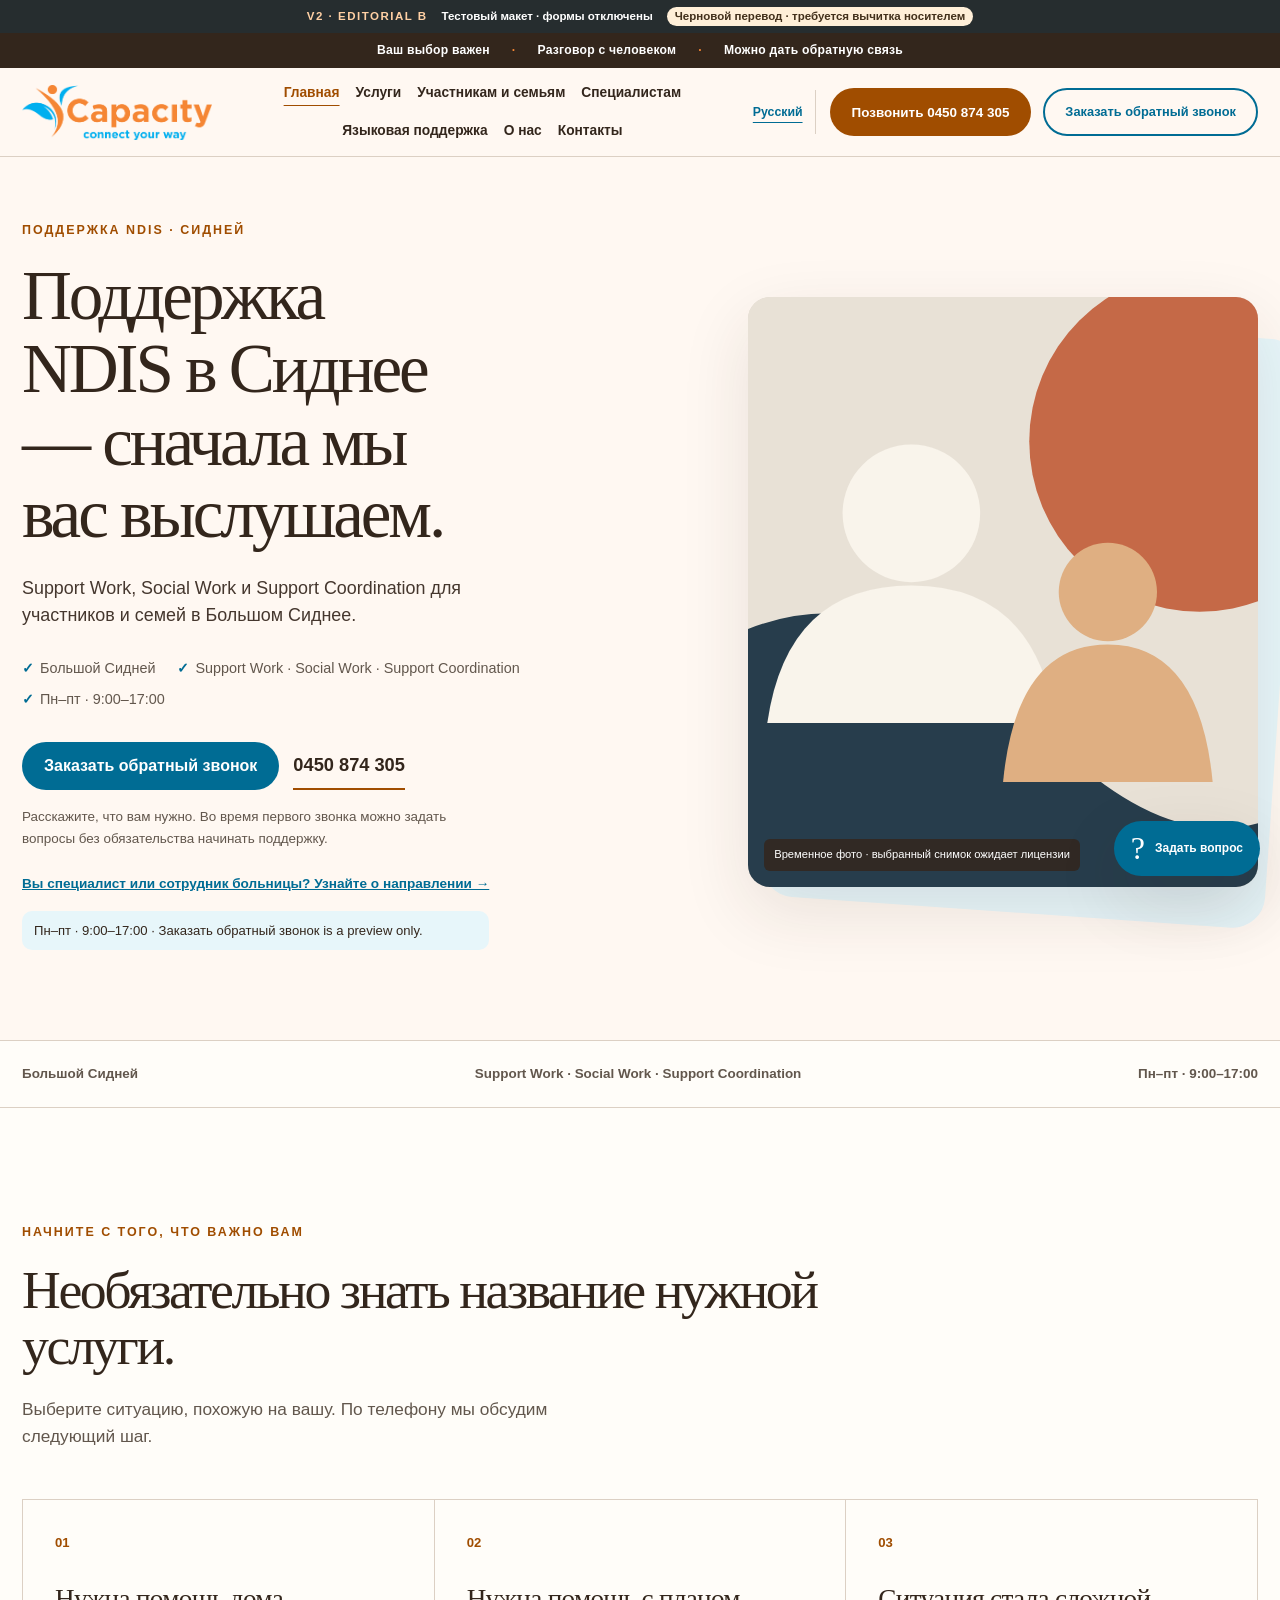
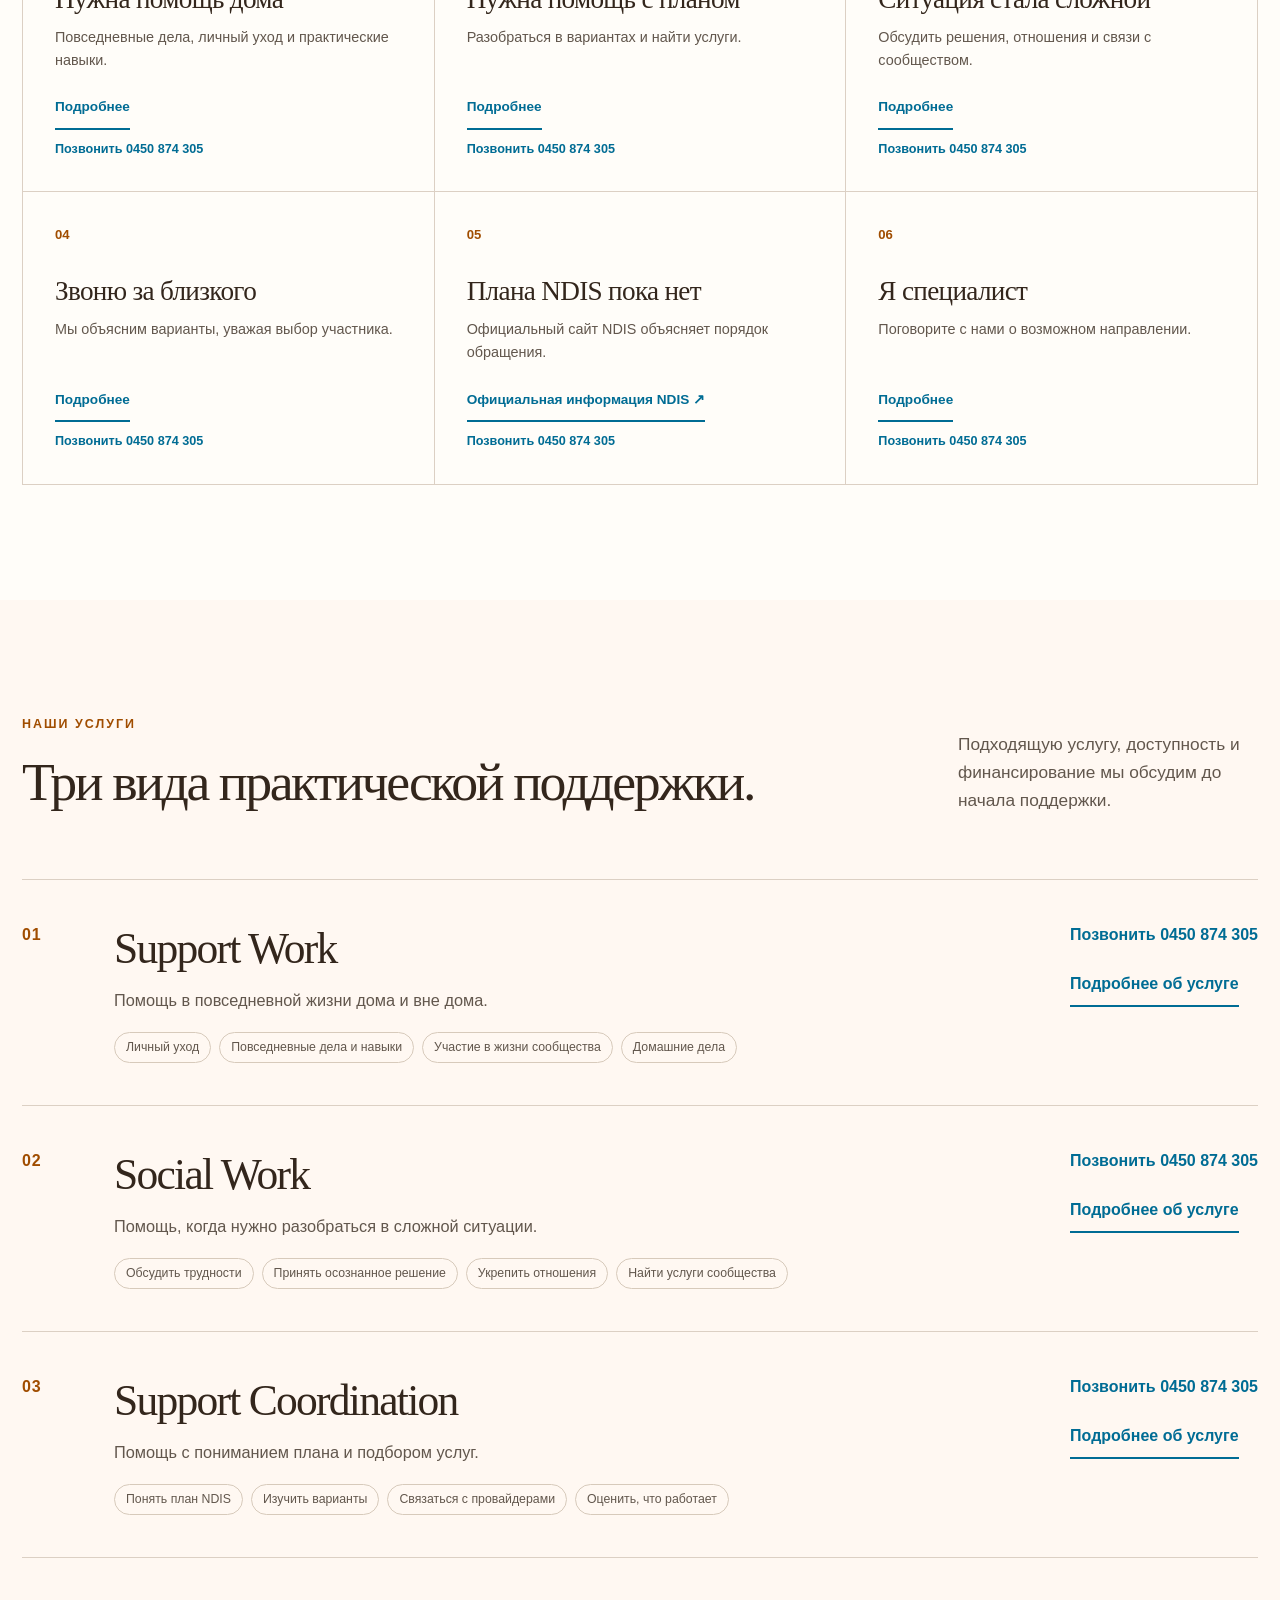
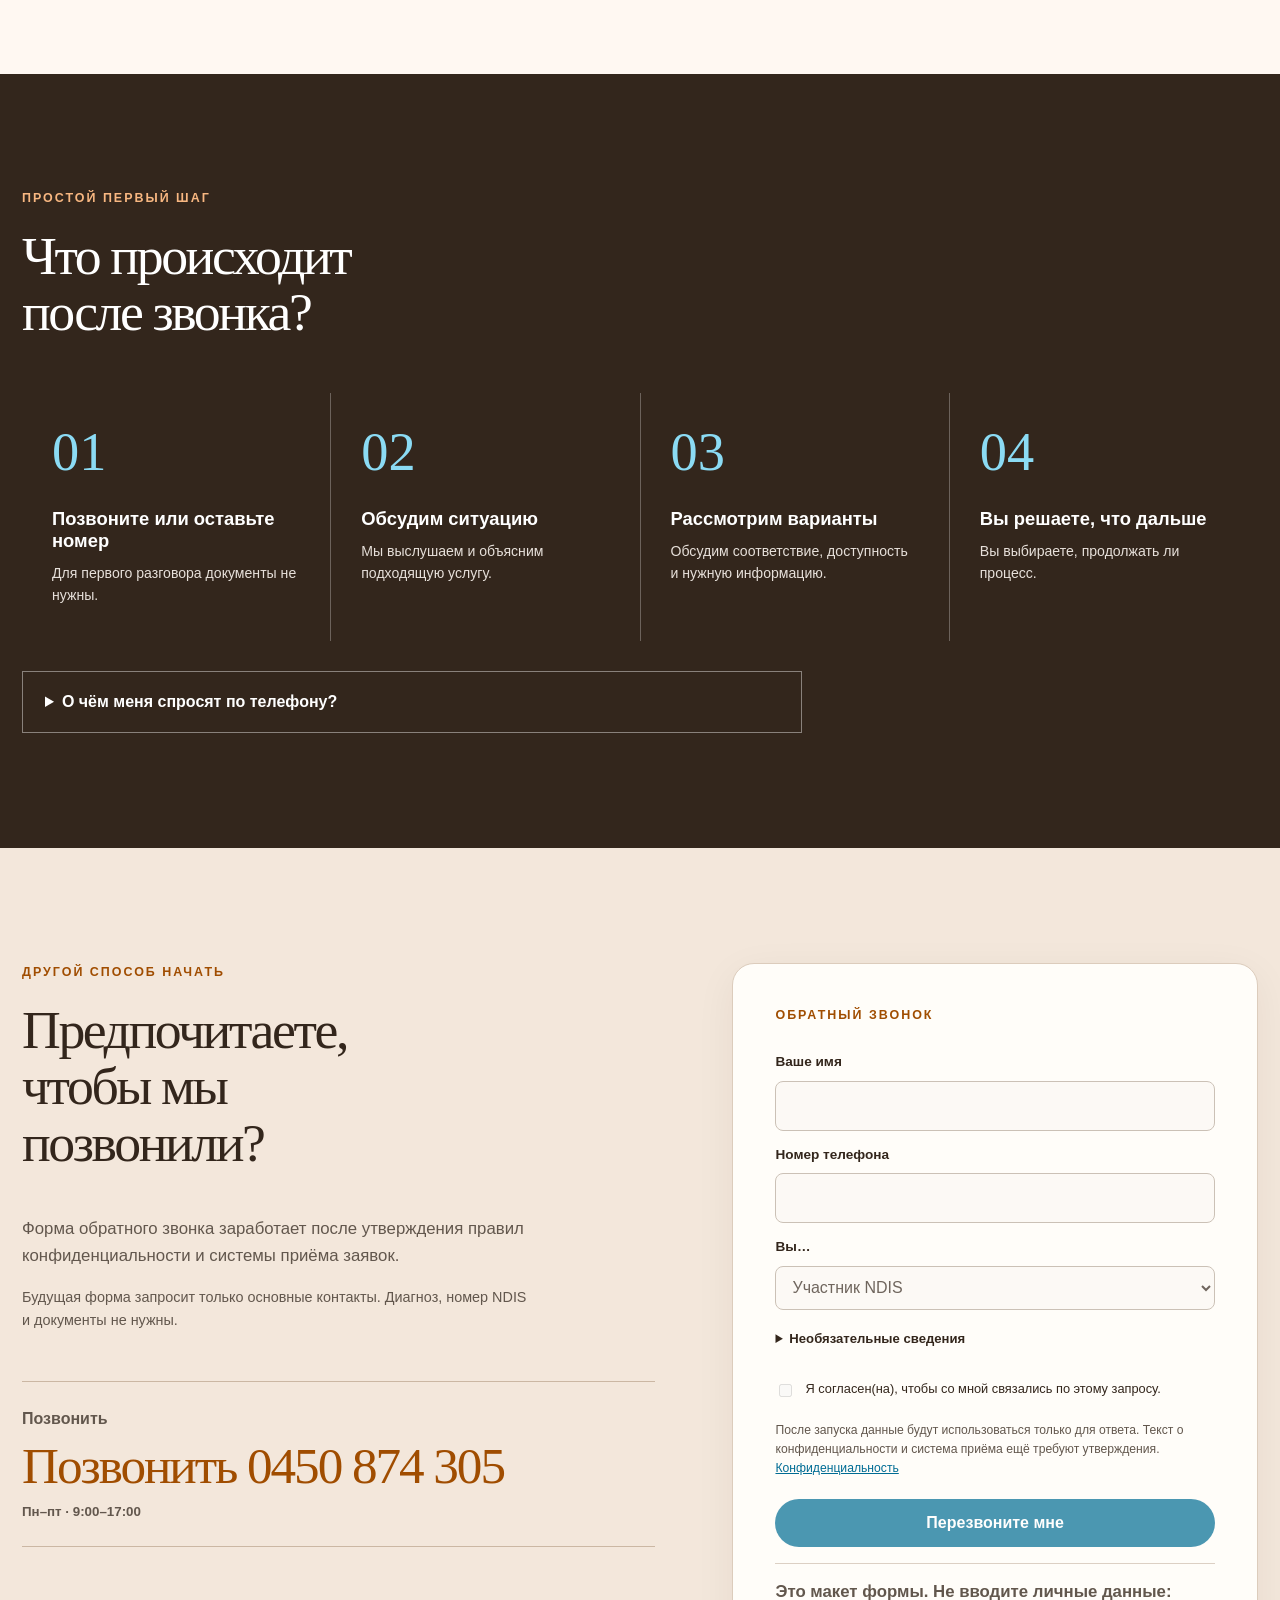
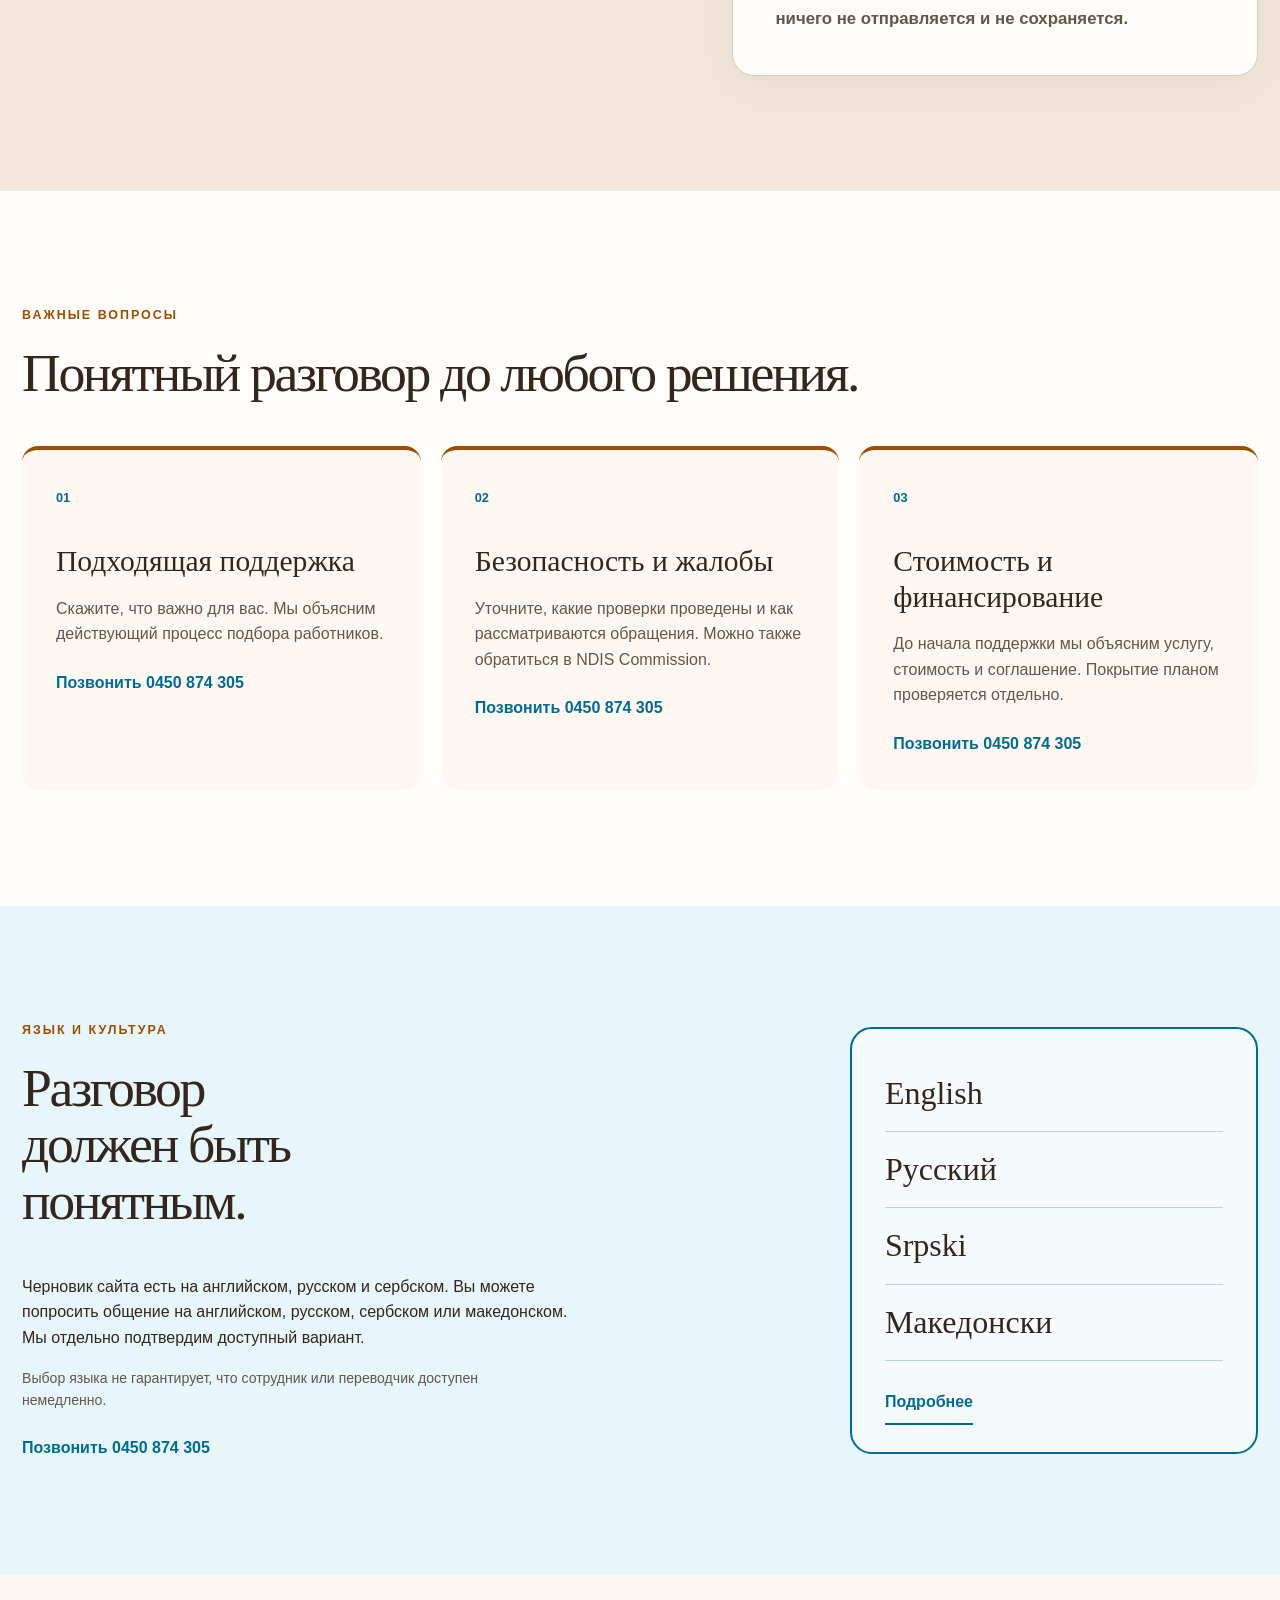
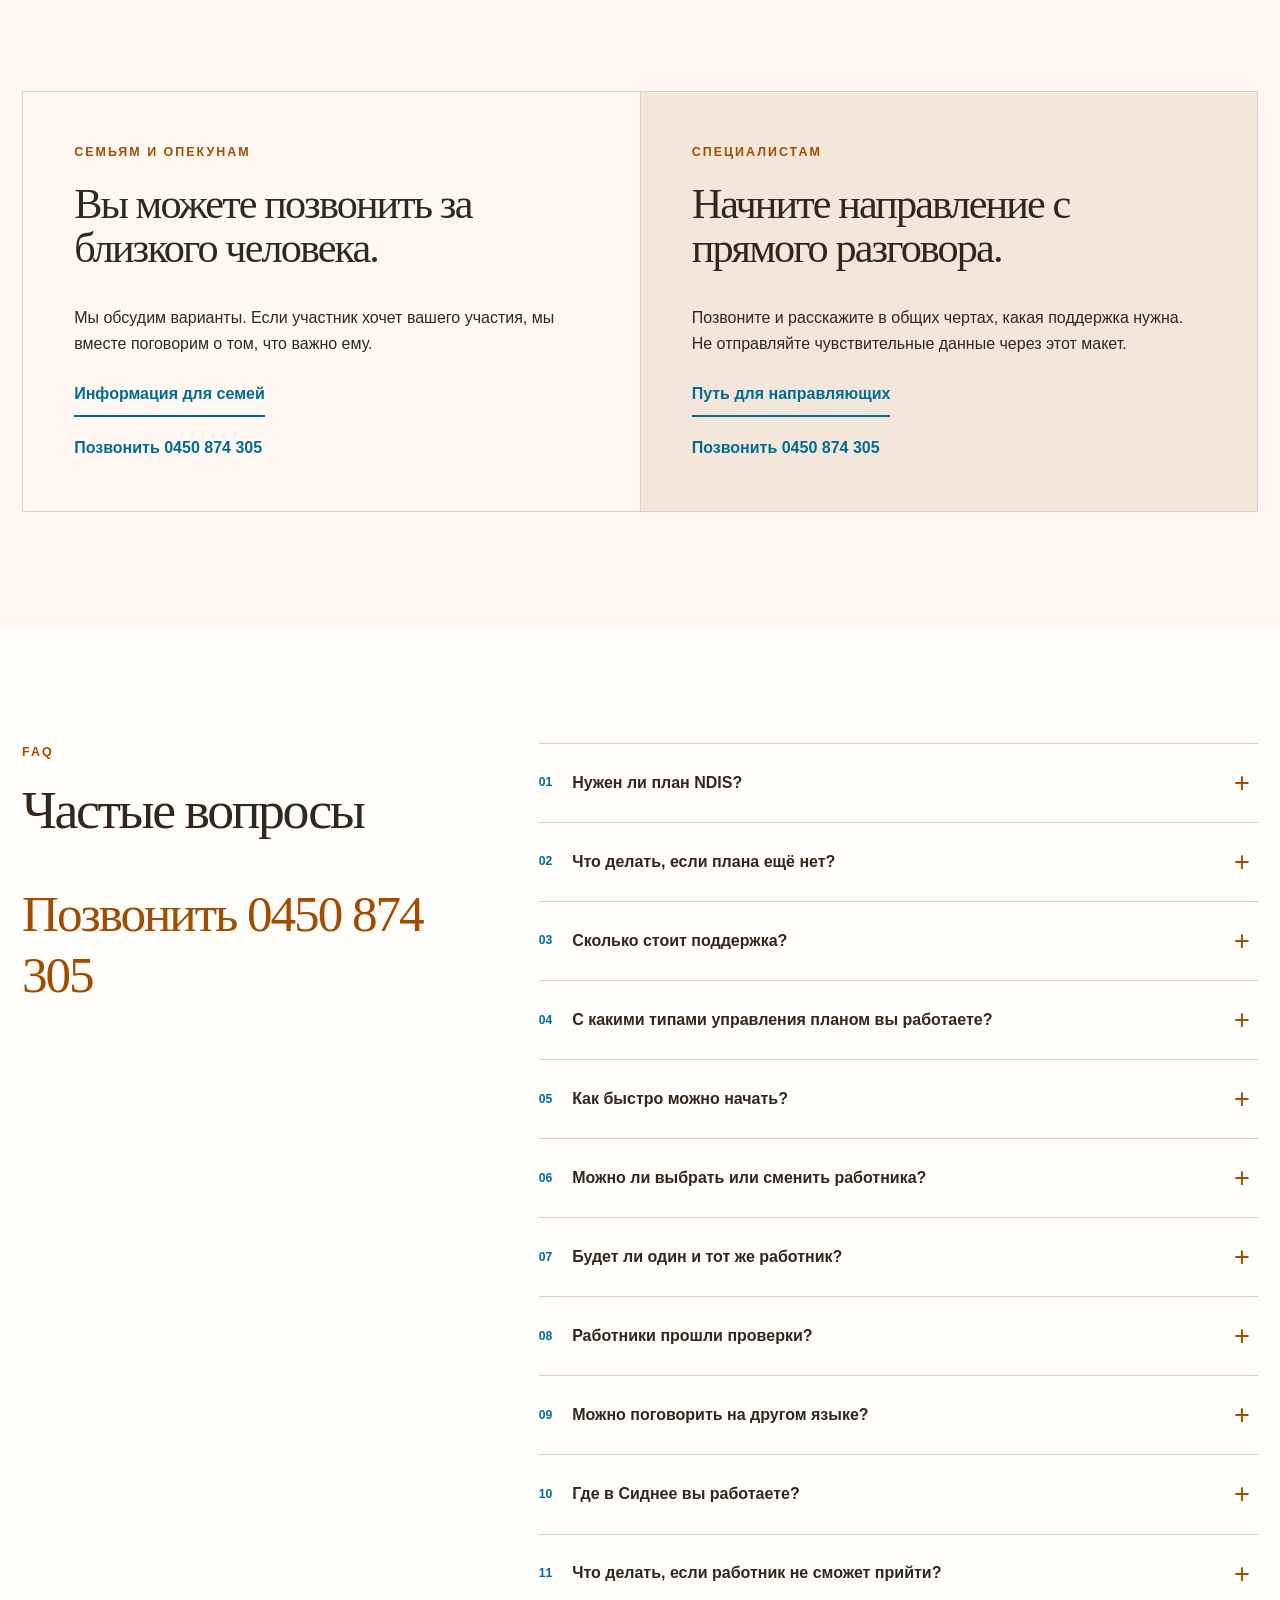
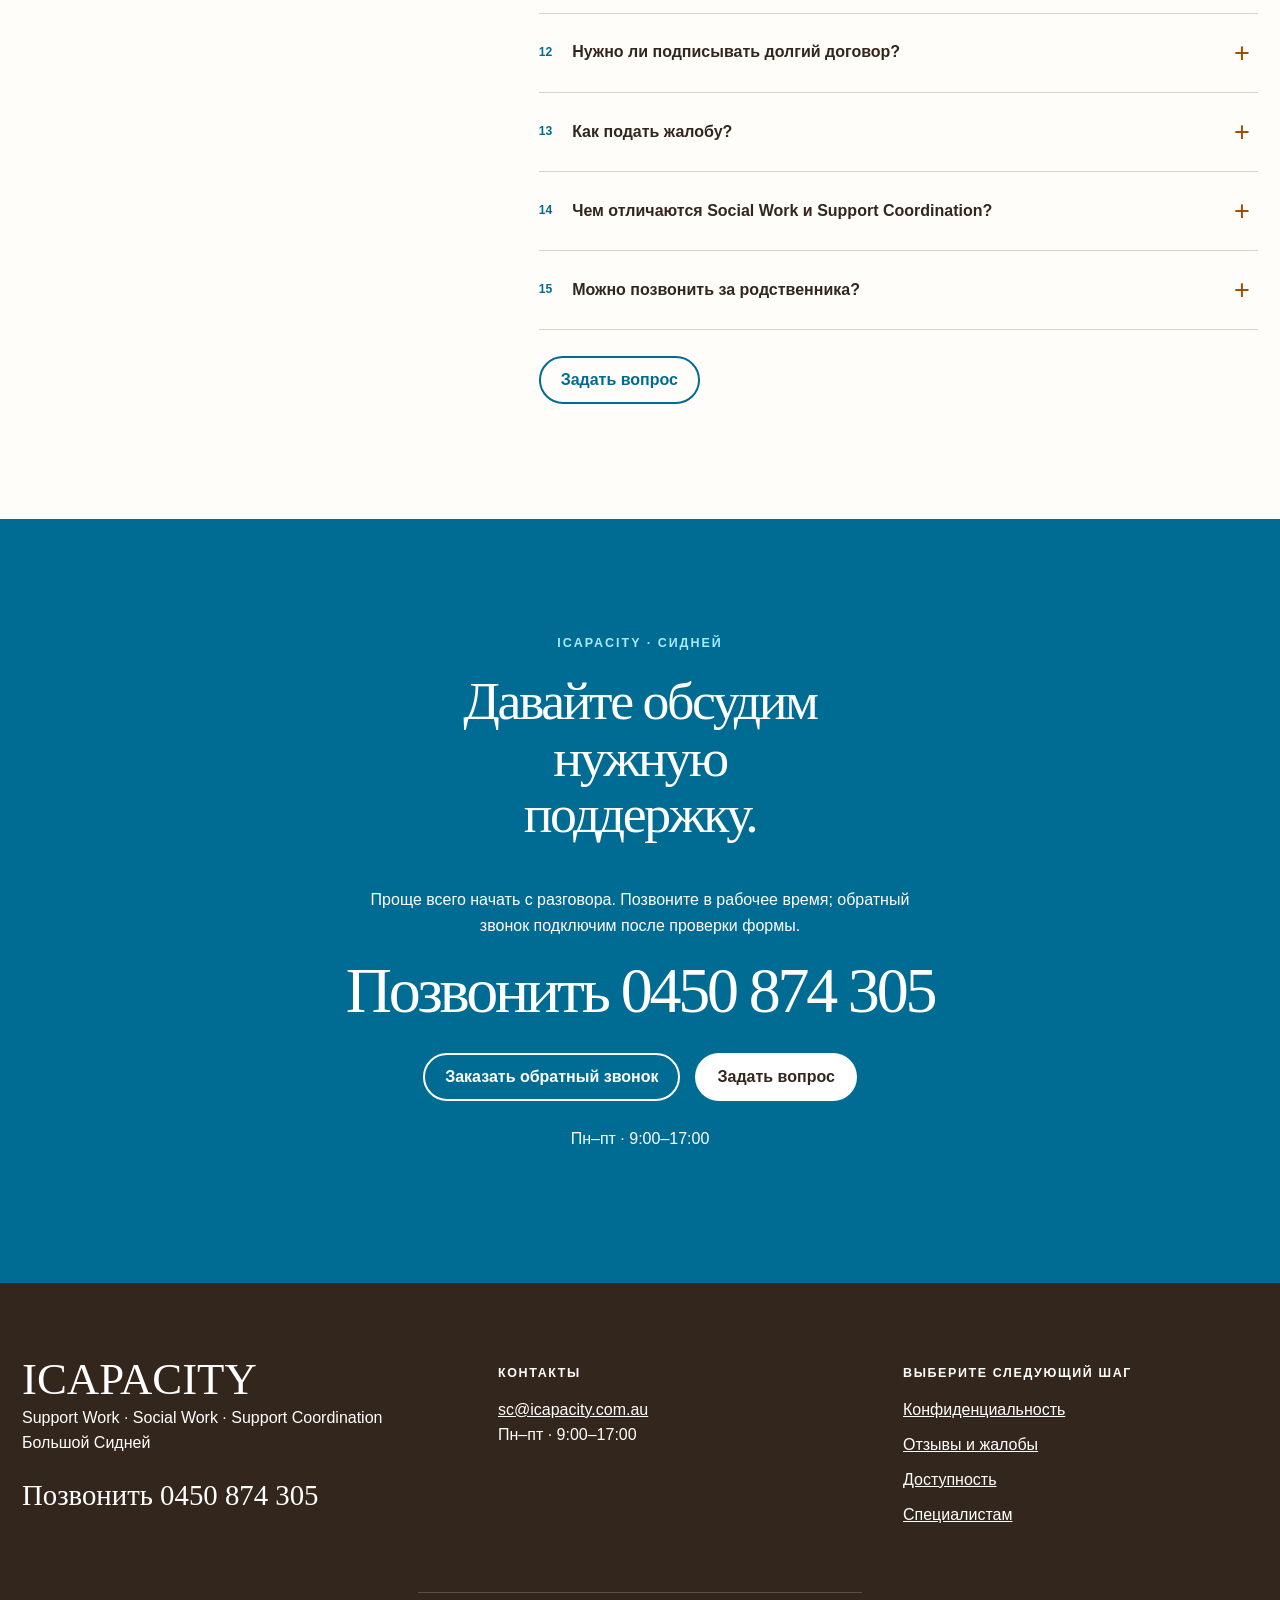
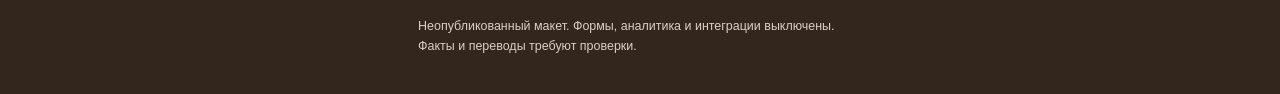
<file: index.html>
<!doctype html><html lang="ru"><head><meta charset="utf-8"><meta name="viewport" content="width=device-width,initial-scale=1"><meta name="robots" content="noindex,nofollow"><meta name="description" content="Local ICAPACITY V2 design B preview. Unpublished, forms disabled."><title>ICAPACITY · Сидней</title><link rel="stylesheet" href="styles.css"><script src="site.js" defer></script></head><body class="lang-ru page-index"><a class="skip-link" href="#main">Skip to content</a><div class="preview-ribbon"><span>V2 · EDITORIAL B</span><span>Тестовый макет · формы отключены</span><span class="draft-notice">Черновой перевод · требуется вычитка носителем</span></div><div class="promise-strip"><div class="container"><span>Ваш выбор важен</span><i aria-hidden="true">·</i><span>Разговор с человеком</span><i aria-hidden="true">·</i><span>Можно дать обратную связь</span></div></div><header class="site-header"><div class="container header-grid"><a class="brand" href="index.html" aria-label="ICAPACITY — Главная"><img src="assets/logo.png" alt="ICAPACITY logo candidate"></a><nav class="main-nav" aria-label="Primary"><a href="index.html" aria-current="page">Главная</a><a href="index.html#services">Услуги</a><a href="families.html">Участникам и семьям</a><a href="referrers.html">Специалистам</a><a href="language-support.html">Языковая поддержка</a><a href="about.html">О нас</a><a href="contact.html">Контакты</a></nav><div class="header-actions"><div class="language-switch" aria-label="Язык сайта"><span lang="ru" aria-current="page">Русский</span></div><a class="button button-call header-phone" href="tel:+61450874305">Позвонить 0450 874 305</a><a class="button button-outline header-callback" href="index.html#callback">Заказать обратный звонок</a></div><details class="mobile-menu"><summary>Меню</summary><nav aria-label="Mobile"><a href="index.html" aria-current="page">Главная</a><a href="index.html#services">Услуги</a><a href="families.html">Участникам и семьям</a><a href="referrers.html">Специалистам</a><a href="language-support.html">Языковая поддержка</a><a href="about.html">О нас</a><a href="contact.html">Контакты</a><div class="mobile-languages"><span lang="ru" aria-current="page">Русский</span></div></nav></details></div></header><main id="main"><section class="hero "><div class="container hero-grid"><div class="hero-copy"><p class="eyebrow">Поддержка NDIS · Сидней</p><h1>Поддержка NDIS в Сиднее — сначала мы вас выслушаем.</h1><p class="hero-lead">Support Work, Social Work и Support Coordination для участников и семей в Большом Сиднее.</p><ul class="hero-points"><li>Большой Сидней</li><li>Support Work · Social Work · Support Coordination</li><li>Пн–пт · 9:00–17:00</li></ul><div class="hero-actions"><a class="button button-call mobile-hero-call" href="tel:+61450874305">Позвонить 0450 874 305</a><a class="button button-primary desktop-hero-callback" href="index.html#callback">Заказать обратный звонок</a><a class="button button-outline mobile-hero-callback" href="index.html#callback">Заказать обратный звонок</a><a class="hero-number" href="tel:+61450874305">0450 874 305</a></div><p class="hero-micro">Расскажите, что вам нужно. Во время первого звонка можно задать вопросы без обязательства начинать поддержку.</p><p class="referral-link"><a href="referrers.html">Вы специалист или сотрудник больницы? Узнайте о направлении →</a></p><p class="after-hours" hidden data-after-hours>Пн–пт · 9:00–17:00 · Заказать обратный звонок is a preview only.</p></div><div class="hero-media"><div class="media-backdrop"></div><div class="hero-image"><img src="assets/preview-illustration.svg" alt="Декоративная иллюстрация; фотография будет выбрана позже" loading="lazy"><span class="image-disclaimer">Временное фото · выбранный снимок ожидает лицензии</span></div></div></div></section><div class="fact-strip"><div class="container"><span>Большой Сидней</span><span>Support Work · Social Work · Support Coordination</span><span>Пн–пт · 9:00–17:00</span></div></div><section class="section situation-section" id="start"><div class="container"><div class="section-heading"><p class="eyebrow">Начните с того, что важно вам</p><h2>Необязательно знать название нужной услуги.</h2><p>Выберите ситуацию, похожую на вашу. По телефону мы обсудим следующий шаг.</p></div><div class="situation-grid"><article class="situation"><span class="index">01</span><h3>Нужна помощь дома</h3><p>Повседневные дела, личный уход и практические навыки.</p><a class="text-link" href="support-work.html">Подробнее</a><p class="section-call"><a class="inline-call" href="tel:+61450874305">Позвонить 0450 874 305</a></p></article><article class="situation"><span class="index">02</span><h3>Нужна помощь с планом</h3><p>Разобраться в вариантах и найти услуги.</p><a class="text-link" href="support-coordination.html">Подробнее</a><p class="section-call"><a class="inline-call" href="tel:+61450874305">Позвонить 0450 874 305</a></p></article><article class="situation"><span class="index">03</span><h3>Ситуация стала сложной</h3><p>Обсудить решения, отношения и связи с сообществом.</p><a class="text-link" href="social-work.html">Подробнее</a><p class="section-call"><a class="inline-call" href="tel:+61450874305">Позвонить 0450 874 305</a></p></article><article class="situation"><span class="index">04</span><h3>Звоню за близкого</h3><p>Мы объясним варианты, уважая выбор участника.</p><a class="text-link" href="families.html">Подробнее</a><p class="section-call"><a class="inline-call" href="tel:+61450874305">Позвонить 0450 874 305</a></p></article><article class="situation"><span class="index">05</span><h3>Плана NDIS пока нет</h3><p>Официальный сайт NDIS объясняет порядок обращения.</p><a class="text-link" href="https://www.ndis.gov.au/applying-access-ndis">Официальная информация NDIS ↗</a><p class="section-call"><a class="inline-call" href="tel:+61450874305">Позвонить 0450 874 305</a></p></article><article class="situation"><span class="index">06</span><h3>Я специалист</h3><p>Поговорите с нами о возможном направлении.</p><a class="text-link" href="referrers.html">Подробнее</a><p class="section-call"><a class="inline-call" href="tel:+61450874305">Позвонить 0450 874 305</a></p></article></div></div></section><section class="section services-section" id="services"><div class="container"><div class="section-heading row-heading"><div><p class="eyebrow">Наши услуги</p><h2>Три вида практической поддержки.</h2></div><p>Подходящую услугу, доступность и финансирование мы обсудим до начала поддержки.</p></div><div class="service-rows"><article class="service-row"><span class="service-number">01</span><div><h3>Support Work</h3><p>Помощь в повседневной жизни дома и вне дома.</p><ul class="service-examples"><li>Личный уход</li><li>Повседневные дела и навыки</li><li>Участие в жизни сообщества</li><li>Домашние дела</li></ul></div><div class="service-actions"><a class="small-call" href="tel:+61450874305">Позвонить 0450 874 305</a><a class="text-link" href="support-work.html">Подробнее об услуге</a></div></article><article class="service-row"><span class="service-number">02</span><div><h3>Social Work</h3><p>Помощь, когда нужно разобраться в сложной ситуации.</p><ul class="service-examples"><li>Обсудить трудности</li><li>Принять осознанное решение</li><li>Укрепить отношения</li><li>Найти услуги сообщества</li></ul></div><div class="service-actions"><a class="small-call" href="tel:+61450874305">Позвонить 0450 874 305</a><a class="text-link" href="social-work.html">Подробнее об услуге</a></div></article><article class="service-row"><span class="service-number">03</span><div><h3>Support Coordination</h3><p>Помощь с пониманием плана и подбором услуг.</p><ul class="service-examples"><li>Понять план NDIS</li><li>Изучить варианты</li><li>Связаться с провайдерами</li><li>Оценить, что работает</li></ul></div><div class="service-actions"><a class="small-call" href="tel:+61450874305">Позвонить 0450 874 305</a><a class="text-link" href="support-coordination.html">Подробнее об услуге</a></div></article></div></div></section><section class="section process-section"><div class="container"><p class="eyebrow">Простой первый шаг</p><h2>Что происходит после звонка?</h2><div class="process-grid"><article><span>01</span><h3>Позвоните или оставьте номер</h3><p>Для первого разговора документы не нужны.</p></article><article><span>02</span><h3>Обсудим ситуацию</h3><p>Мы выслушаем и объясним подходящую услугу.</p></article><article><span>03</span><h3>Рассмотрим варианты</h3><p>Обсудим соответствие, доступность и нужную информацию.</p></article><article><span>04</span><h3>Вы решаете, что дальше</h3><p>Вы выбираете, продолжать ли процесс.</p></article></div><details class="first-call"><summary>О чём меня спросят по телефону?</summary><p>Для кого нужна поддержка, в чём нужен совет и на каком языке вам удобнее общаться. Можно просто задать вопрос.</p><p class="section-call"><a class="inline-call" href="tel:+61450874305">Позвонить 0450 874 305</a></p></details></div></section><section class="section callback-section"><div class="container callback-grid"><div><p class="eyebrow">Другой способ начать</p><h2>Предпочитаете, чтобы мы позвонили?</h2><p>Форма обратного звонка заработает после утверждения правил конфиденциальности и системы приёма заявок.</p><p class="reassure">Будущая форма запросит только основные контакты. Диагноз, номер NDIS и документы не нужны.</p><div class="call-panel"><span>Позвонить</span><a class="giant-phone" href="tel:+61450874305">Позвонить 0450 874 305</a><small>Пн–пт · 9:00–17:00</small></div></div><div class="form-shell" id="callback"><p class="eyebrow">Обратный звонок</p><form action="#" method="post" novalidate><fieldset disabled><legend class="sr-only">Обратный звонок — демонстрационная форма отключена</legend><input type="hidden" name="lang" value="ru"><input type="hidden" name="cta_location" value="callback"><label for="form-callback-name">Ваше имя</label><input id="form-callback-name" type="text" autocomplete="off"><label for="form-callback-phone">Номер телефона</label><input id="form-callback-phone" type="tel" inputmode="tel" autocomplete="off"><label for="form-callback-role">Вы…</label><select id="form-callback-role"><option>Участник NDIS</option><option>Родственник или опекун</option><option>Специалист</option><option>Другое</option></select><details class="optional-fields"><summary>Необязательные сведения</summary><label for="form-callback-topic">Услуга или тема</label><select id="form-callback-topic"><option>Пока не знаю</option><option>Support Work</option><option>Social Work</option><option>Support Coordination</option></select><label for="form-callback-lang">Удобный язык</label><select id="form-callback-lang"><option>Не указано</option><option>English</option><option>Русский</option><option>Srpski</option><option>Македонски</option></select></details><label class="consent"><input type="checkbox">Я согласен(на), чтобы со мной связались по этому запросу.</label><p class="collection-notice">После запуска данные будут использоваться только для ответа. Текст о конфиденциальности и система приёма ещё требуют утверждения. <a href="privacy.html">Конфиденциальность</a></p><button class="button button-primary" type="button" disabled>Перезвоните мне</button></fieldset></form><p class="form-warning" role="note">Это макет формы. Не вводите личные данные: ничего не отправляется и не сохраняется.</p></div></div></section><section class="section trust-section"><div class="container"><p class="eyebrow">Важные вопросы</p><h2>Понятный разговор до любого решения.</h2><div class="trust-grid"><article><span>01</span><h3>Подходящая поддержка</h3><p>Скажите, что важно для вас. Мы объясним действующий процесс подбора работников.</p><p class="section-call"><a class="inline-call" href="tel:+61450874305">Позвонить 0450 874 305</a></p></article><article><span>02</span><h3>Безопасность и жалобы</h3><p>Уточните, какие проверки проведены и как рассматриваются обращения. Можно также обратиться в NDIS Commission.</p><p class="section-call"><a class="inline-call" href="tel:+61450874305">Позвонить 0450 874 305</a></p></article><article><span>03</span><h3>Стоимость и финансирование</h3><p>До начала поддержки мы объясним услугу, стоимость и соглашение. Покрытие планом проверяется отдельно.</p><p class="section-call"><a class="inline-call" href="tel:+61450874305">Позвонить 0450 874 305</a></p></article></div></div></section><section class="section language-section"><div class="container language-grid"><div><p class="eyebrow">Язык и культура</p><h2>Разговор должен быть понятным.</h2><p>Черновик сайта есть на английском, русском и сербском. Вы можете попросить общение на английском, русском, сербском или македонском. Мы отдельно подтвердим доступный вариант.</p><p class="small-note">Выбор языка не гарантирует, что сотрудник или переводчик доступен немедленно.</p><p class="section-call"><a class="inline-call" href="tel:+61450874305">Позвонить 0450 874 305</a></p></div><div class="language-panel"><span>English</span><span>Русский</span><span>Srpski</span><span>Македонски</span><a class="text-link" href="language-support.html">Подробнее</a></div></div></section><section class="section two-paths"><div class="container path-grid"><article><p class="eyebrow">Семьям и опекунам</p><h2>Вы можете позвонить за близкого человека.</h2><p>Мы обсудим варианты. Если участник хочет вашего участия, мы вместе поговорим о том, что важно ему.</p><a class="text-link" href="families.html">Информация для семей</a><p class="section-call"><a class="inline-call" href="tel:+61450874305">Позвонить 0450 874 305</a></p></article><article><p class="eyebrow">Специалистам</p><h2>Начните направление с прямого разговора.</h2><p>Позвоните и расскажите в общих чертах, какая поддержка нужна. Не отправляйте чувствительные данные через этот макет.</p><a class="text-link" href="referrers.html">Путь для направляющих</a><p class="section-call"><a class="inline-call" href="tel:+61450874305">Позвонить 0450 874 305</a></p></article></div></section><section class="section faq-section" id="faq"><div class="container faq-grid"><div><p class="eyebrow">FAQ</p><h2>Частые вопросы</h2><a class="giant-phone" href="tel:+61450874305">Позвонить 0450 874 305</a></div><div><details class="faq-item"><summary><span>01</span>Нужен ли план NDIS?</summary><p>Мы обсудим вашу ситуацию. Финансирование конкретной услуги нужно проверить по плану.</p><p class="section-call"><a class="inline-call" href="tel:+61450874305">Позвонить 0450 874 305</a></p></details><details class="faq-item"><summary><span>02</span>Что делать, если плана ещё нет?</summary><p>Официальный сайт NDIS объясняет подачу заявления. Вы можете позвонить нам с общим вопросом.</p><p class="section-call"><a class="inline-call" href="tel:+61450874305">Позвонить 0450 874 305</a></p></details><details class="faq-item"><summary><span>03</span>Сколько стоит поддержка?</summary><p>Стоимость зависит от услуги и условий соглашения. Мы объясним её до начала.</p><p class="section-call"><a class="inline-call" href="tel:+61450874305">Позвонить 0450 874 305</a></p></details><details class="faq-item"><summary><span>04</span>С какими типами управления планом вы работаете?</summary><p>Это нужно подтвердить. Позвоните и расскажите, как управляется ваш план.</p><p class="section-call"><a class="inline-call" href="tel:+61450874305">Позвонить 0450 874 305</a></p></details><details class="faq-item"><summary><span>05</span>Как быстро можно начать?</summary><p>Доступность меняется. Мы обсудим реальный следующий шаг по телефону.</p><p class="section-call"><a class="inline-call" href="tel:+61450874305">Позвонить 0450 874 305</a></p></details><details class="faq-item"><summary><span>06</span>Можно ли выбрать или сменить работника?</summary><p>Расскажите, что вам важно. Мы объясним действующий процесс подбора и изменений.</p><p class="section-call"><a class="inline-call" href="tel:+61450874305">Позвонить 0450 874 305</a></p></details><details class="faq-item"><summary><span>07</span>Будет ли один и тот же работник?</summary><p>Пока не можем обещать этого в макете. Уточните возможные варианты по телефону.</p><p class="section-call"><a class="inline-call" href="tel:+61450874305">Позвонить 0450 874 305</a></p></details><details class="faq-item"><summary><span>08</span>Работники прошли проверки?</summary><p>Попросите подтвердить проверки для конкретной услуги и работника до начала поддержки.</p><p class="section-call"><a class="inline-call" href="tel:+61450874305">Позвонить 0450 874 305</a></p></details><details class="faq-item"><summary><span>09</span>Можно поговорить на другом языке?</summary><p>Можно попросить английский, русский, сербский или македонский. Доступность подтвердим отдельно.</p><p class="section-call"><a class="inline-call" href="tel:+61450874305">Позвонить 0450 874 305</a></p></details><details class="faq-item"><summary><span>10</span>Где в Сиднее вы работаете?</summary><p>Текущая география сайта — Большой Сидней. Уточните ваш район и услугу по телефону.</p><p class="section-call"><a class="inline-call" href="tel:+61450874305">Позвонить 0450 874 305</a></p></details><details class="faq-item"><summary><span>11</span>Что делать, если работник не сможет прийти?</summary><p>Мы объясним действующие правила отмены и замены до начала услуги.</p><p class="section-call"><a class="inline-call" href="tel:+61450874305">Позвонить 0450 874 305</a></p></details><details class="faq-item"><summary><span>12</span>Нужно ли подписывать долгий договор?</summary><p>Мы объясним условия соглашения, включая сроки уведомления, до вашего решения.</p><p class="section-call"><a class="inline-call" href="tel:+61450874305">Позвонить 0450 874 305</a></p></details><details class="faq-item"><summary><span>13</span>Как подать жалобу?</summary><p>Можно связаться с нами или с NDIS Quality and Safeguards Commission.</p><p class="section-call"><a class="inline-call" href="tel:+61450874305">Позвонить 0450 874 305</a></p></details><details class="faq-item"><summary><span>14</span>Чем отличаются Social Work и Support Coordination?</summary><p>Social Work помогает с личными и социальными вопросами. Support Coordination помогает использовать план и найти услуги.</p><p class="section-call"><a class="inline-call" href="tel:+61450874305">Позвонить 0450 874 305</a></p></details><details class="faq-item"><summary><span>15</span>Можно позвонить за родственника?</summary><p>Да, начать разговор можно. Перед обменом подробностями обсудим желания и согласие участника.</p><p class="section-call"><a class="inline-call" href="tel:+61450874305">Позвонить 0450 874 305</a></p></details><div class="question-inline"><a class="button button-outline" href="contact.html#question">Задать вопрос</a></div></div></div></section><section class="section final-section"><div class="container"><p class="eyebrow">ICAPACITY · Сидней</p><h2>Давайте обсудим нужную поддержку.</h2><p>Проще всего начать с разговора. Позвоните в рабочее время; обратный звонок подключим после проверки формы.</p><a class="final-phone" href="tel:+61450874305">Позвонить 0450 874 305</a><div class="final-actions"><a class="button button-outline" href="index.html#callback">Заказать обратный звонок</a><a class="button button-light" href="contact.html#question">Задать вопрос</a></div><p>Пн–пт · 9:00–17:00</p></div></section></main><footer class="site-footer"><div class="container footer-grid"><div><a class="footer-brand" href="index.html">ICAPACITY</a><p>Support Work · Social Work · Support Coordination<br>Большой Сидней</p><a class="footer-phone" href="tel:+61450874305">Позвонить 0450 874 305</a></div><div><h2>Контакты</h2><a href="mailto:sc@icapacity.com.au">sc@icapacity.com.au</a><p>Пн–пт · 9:00–17:00</p></div><nav aria-label="Footer"><h2>Выберите следующий шаг</h2><a href="privacy.html">Конфиденциальность</a><a href="feedback.html">Отзывы и жалобы</a><a href="accessibility.html">Доступность</a><a href="referrers.html">Специалистам</a></nav></div><p class="container footer-note">Неопубликованный макет. Формы, аналитика и интеграции выключены. Факты и переводы требуют проверки.</p></footer><div class="mobile-callbar"><a class="button button-call" href="tel:+61450874305">Позвонить<span>0450 874 305</span></a><a class="button button-outline" href="index.html#callback">Перезвоните мне</a></div><a class="question-float" href="contact.html#question" aria-label="Задать вопрос"><span aria-hidden="true">?</span><span class="question-label">Задать вопрос</span></a></body></html>
</file>
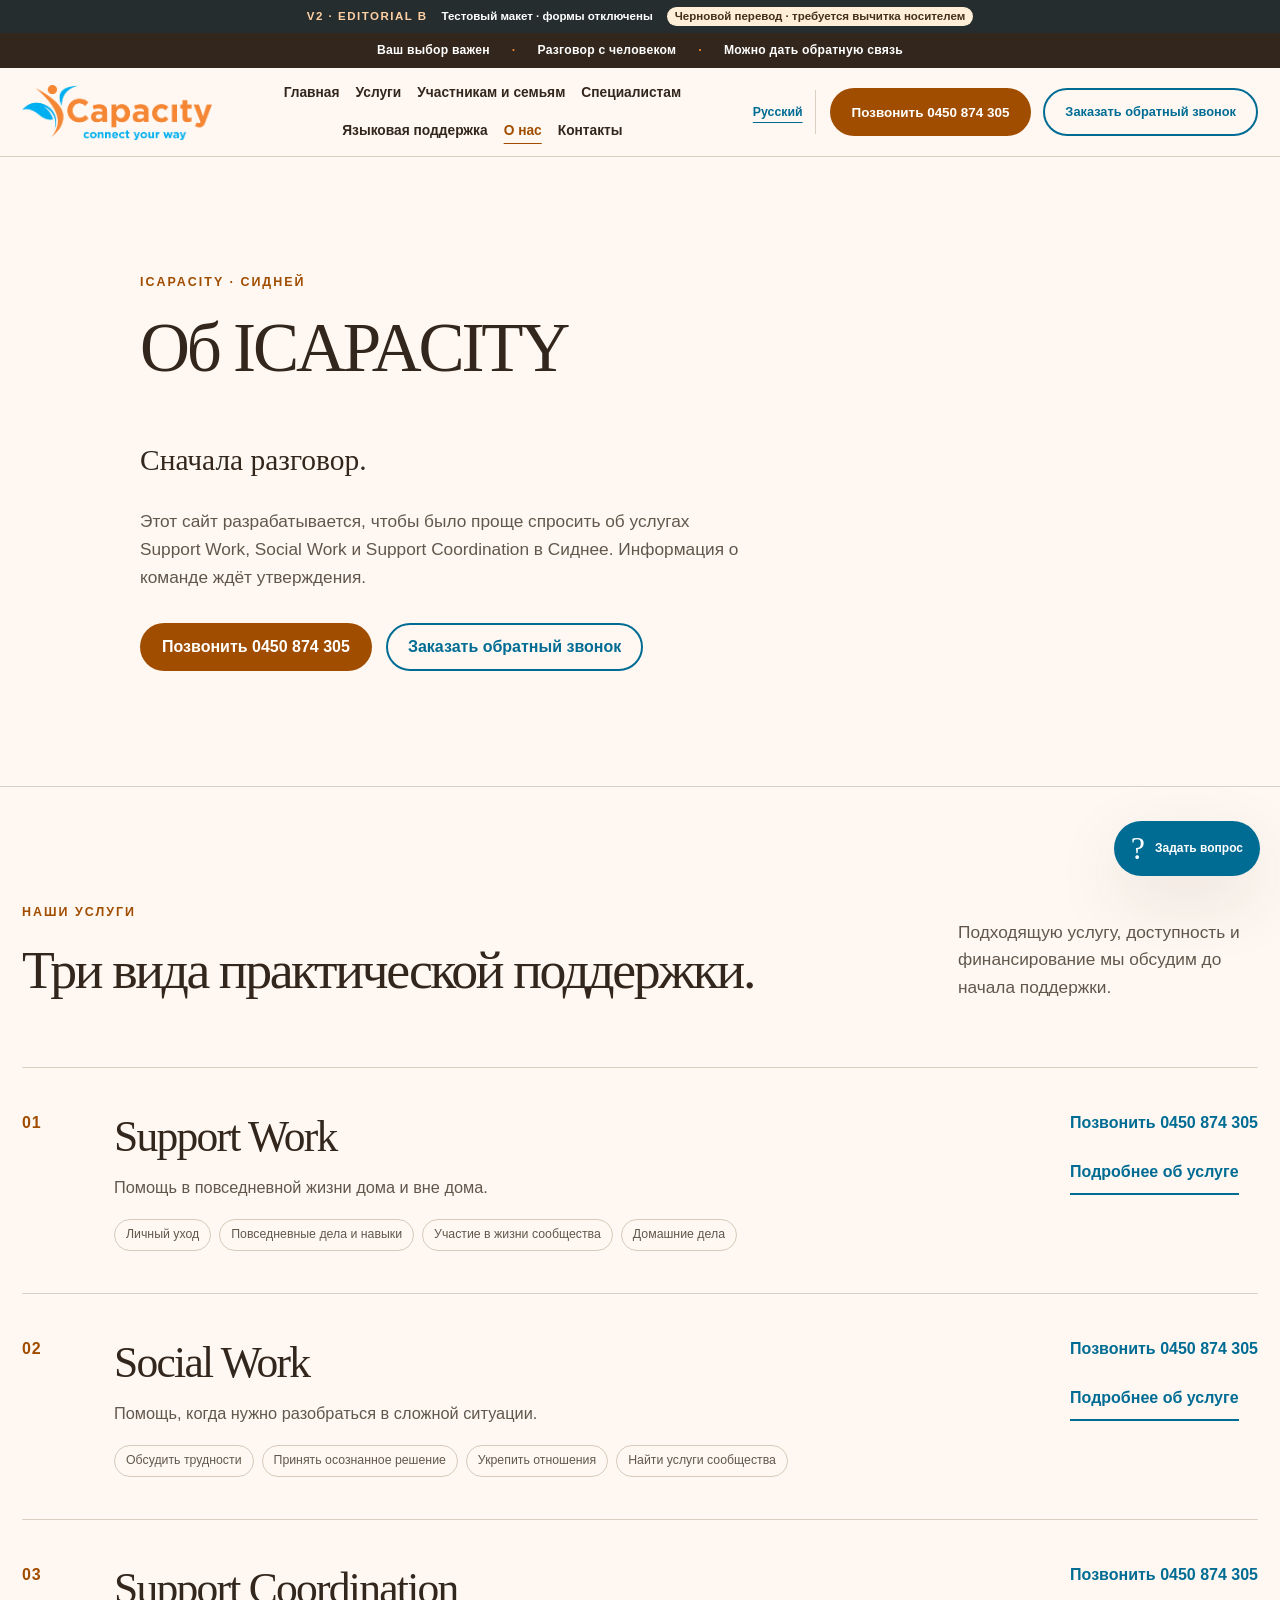
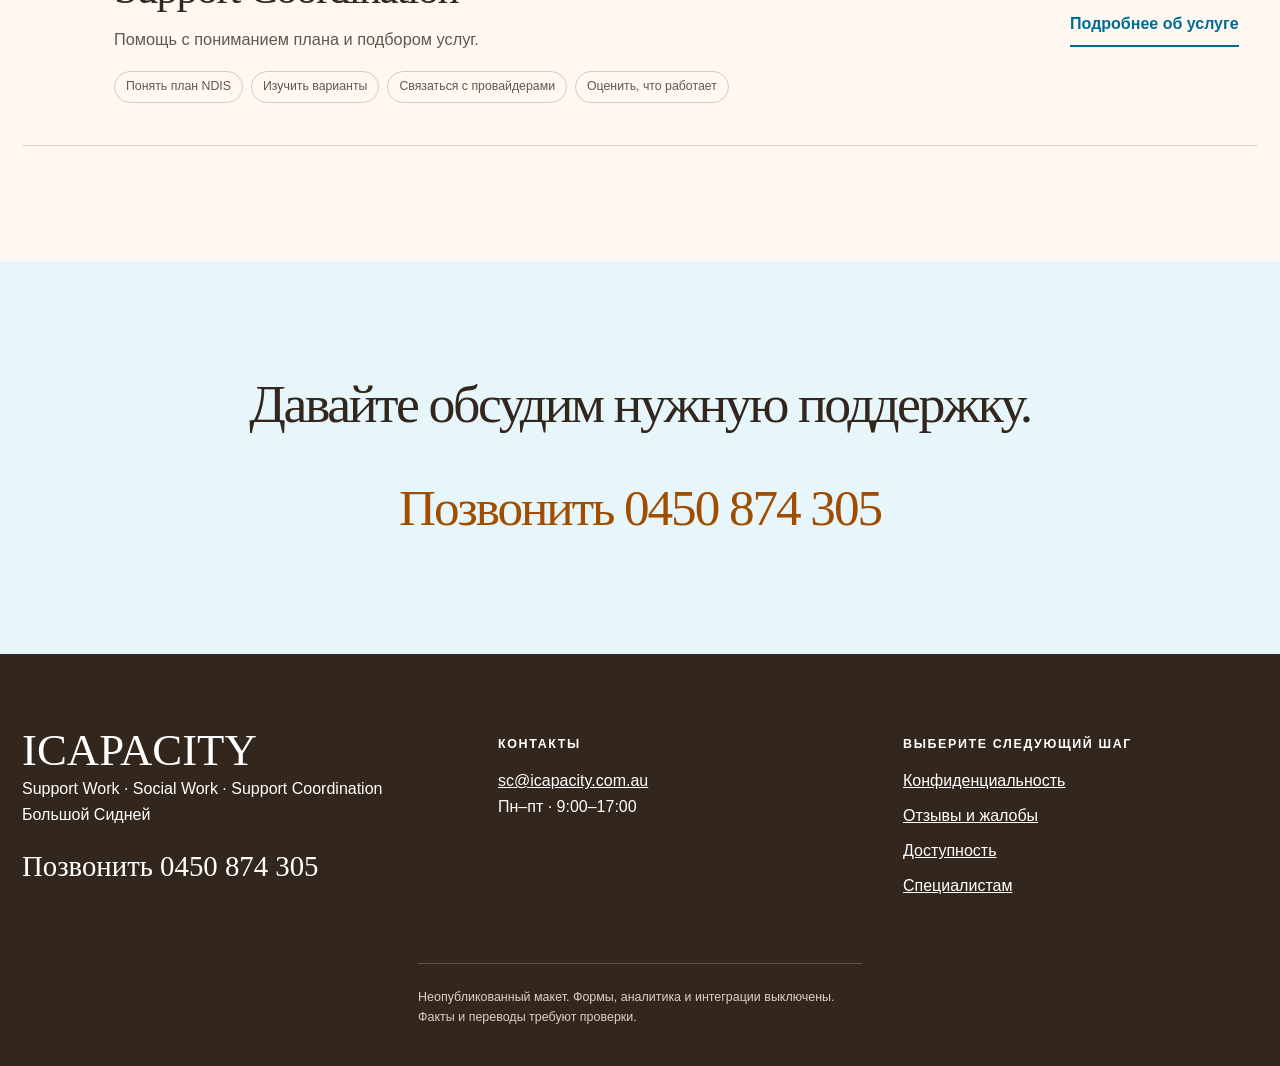
<file: about.html>
<!doctype html><html lang="ru"><head><meta charset="utf-8"><meta name="viewport" content="width=device-width,initial-scale=1"><meta name="robots" content="noindex,nofollow"><meta name="description" content="Local ICAPACITY V2 design B preview. Unpublished, forms disabled."><title>Об ICAPACITY · ICAPACITY</title><link rel="stylesheet" href="styles.css"><script src="site.js" defer></script></head><body class="lang-ru page-about"><a class="skip-link" href="#main">Skip to content</a><div class="preview-ribbon"><span>V2 · EDITORIAL B</span><span>Тестовый макет · формы отключены</span><span class="draft-notice">Черновой перевод · требуется вычитка носителем</span></div><div class="promise-strip"><div class="container"><span>Ваш выбор важен</span><i aria-hidden="true">·</i><span>Разговор с человеком</span><i aria-hidden="true">·</i><span>Можно дать обратную связь</span></div></div><header class="site-header"><div class="container header-grid"><a class="brand" href="index.html" aria-label="ICAPACITY — Главная"><img src="assets/logo.png" alt="ICAPACITY logo candidate"></a><nav class="main-nav" aria-label="Primary"><a href="index.html">Главная</a><a href="index.html#services">Услуги</a><a href="families.html">Участникам и семьям</a><a href="referrers.html">Специалистам</a><a href="language-support.html">Языковая поддержка</a><a href="about.html" aria-current="page">О нас</a><a href="contact.html">Контакты</a></nav><div class="header-actions"><div class="language-switch" aria-label="Язык сайта"><span lang="ru" aria-current="page">Русский</span></div><a class="button button-call header-phone" href="tel:+61450874305">Позвонить 0450 874 305</a><a class="button button-outline header-callback" href="index.html#callback">Заказать обратный звонок</a></div><details class="mobile-menu"><summary>Меню</summary><nav aria-label="Mobile"><a href="index.html">Главная</a><a href="index.html#services">Услуги</a><a href="families.html">Участникам и семьям</a><a href="referrers.html">Специалистам</a><a href="language-support.html">Языковая поддержка</a><a href="about.html" aria-current="page">О нас</a><a href="contact.html">Контакты</a><div class="mobile-languages"><span lang="ru" aria-current="page">Русский</span></div></nav></details></div></header><main id="main"><section class="inner-hero"><div class="container"><p class="eyebrow">ICAPACITY · Сидней</p><h1>Об ICAPACITY</h1><p class="inner-lead">Сначала разговор.</p><p>Этот сайт разрабатывается, чтобы было проще спросить об услугах Support Work, Social Work и Support Coordination в Сиднее. Информация о команде ждёт утверждения.</p><div class="inner-actions"><a class="button button-call" href="tel:+61450874305">Позвонить 0450 874 305</a><a class="button button-outline" href="index.html#callback">Заказать обратный звонок</a></div></div></section><section class="section services-section" id="services"><div class="container"><div class="section-heading row-heading"><div><p class="eyebrow">Наши услуги</p><h2>Три вида практической поддержки.</h2></div><p>Подходящую услугу, доступность и финансирование мы обсудим до начала поддержки.</p></div><div class="service-rows"><article class="service-row"><span class="service-number">01</span><div><h3>Support Work</h3><p>Помощь в повседневной жизни дома и вне дома.</p><ul class="service-examples"><li>Личный уход</li><li>Повседневные дела и навыки</li><li>Участие в жизни сообщества</li><li>Домашние дела</li></ul></div><div class="service-actions"><a class="small-call" href="tel:+61450874305">Позвонить 0450 874 305</a><a class="text-link" href="support-work.html">Подробнее об услуге</a></div></article><article class="service-row"><span class="service-number">02</span><div><h3>Social Work</h3><p>Помощь, когда нужно разобраться в сложной ситуации.</p><ul class="service-examples"><li>Обсудить трудности</li><li>Принять осознанное решение</li><li>Укрепить отношения</li><li>Найти услуги сообщества</li></ul></div><div class="service-actions"><a class="small-call" href="tel:+61450874305">Позвонить 0450 874 305</a><a class="text-link" href="social-work.html">Подробнее об услуге</a></div></article><article class="service-row"><span class="service-number">03</span><div><h3>Support Coordination</h3><p>Помощь с пониманием плана и подбором услуг.</p><ul class="service-examples"><li>Понять план NDIS</li><li>Изучить варианты</li><li>Связаться с провайдерами</li><li>Оценить, что работает</li></ul></div><div class="service-actions"><a class="small-call" href="tel:+61450874305">Позвонить 0450 874 305</a><a class="text-link" href="support-coordination.html">Подробнее об услуге</a></div></article></div></div></section><section class="section small-end"><div class="container"><h2>Давайте обсудим нужную поддержку.</h2><a class="giant-phone" href="tel:+61450874305">Позвонить 0450 874 305</a></div></section></main><footer class="site-footer"><div class="container footer-grid"><div><a class="footer-brand" href="index.html">ICAPACITY</a><p>Support Work · Social Work · Support Coordination<br>Большой Сидней</p><a class="footer-phone" href="tel:+61450874305">Позвонить 0450 874 305</a></div><div><h2>Контакты</h2><a href="mailto:sc@icapacity.com.au">sc@icapacity.com.au</a><p>Пн–пт · 9:00–17:00</p></div><nav aria-label="Footer"><h2>Выберите следующий шаг</h2><a href="privacy.html">Конфиденциальность</a><a href="feedback.html">Отзывы и жалобы</a><a href="accessibility.html">Доступность</a><a href="referrers.html">Специалистам</a></nav></div><p class="container footer-note">Неопубликованный макет. Формы, аналитика и интеграции выключены. Факты и переводы требуют проверки.</p></footer><div class="mobile-callbar"><a class="button button-call" href="tel:+61450874305">Позвонить<span>0450 874 305</span></a><a class="button button-outline" href="index.html#callback">Перезвоните мне</a></div><a class="question-float" href="contact.html#question" aria-label="Задать вопрос"><span aria-hidden="true">?</span><span class="question-label">Задать вопрос</span></a></body></html>
</file>
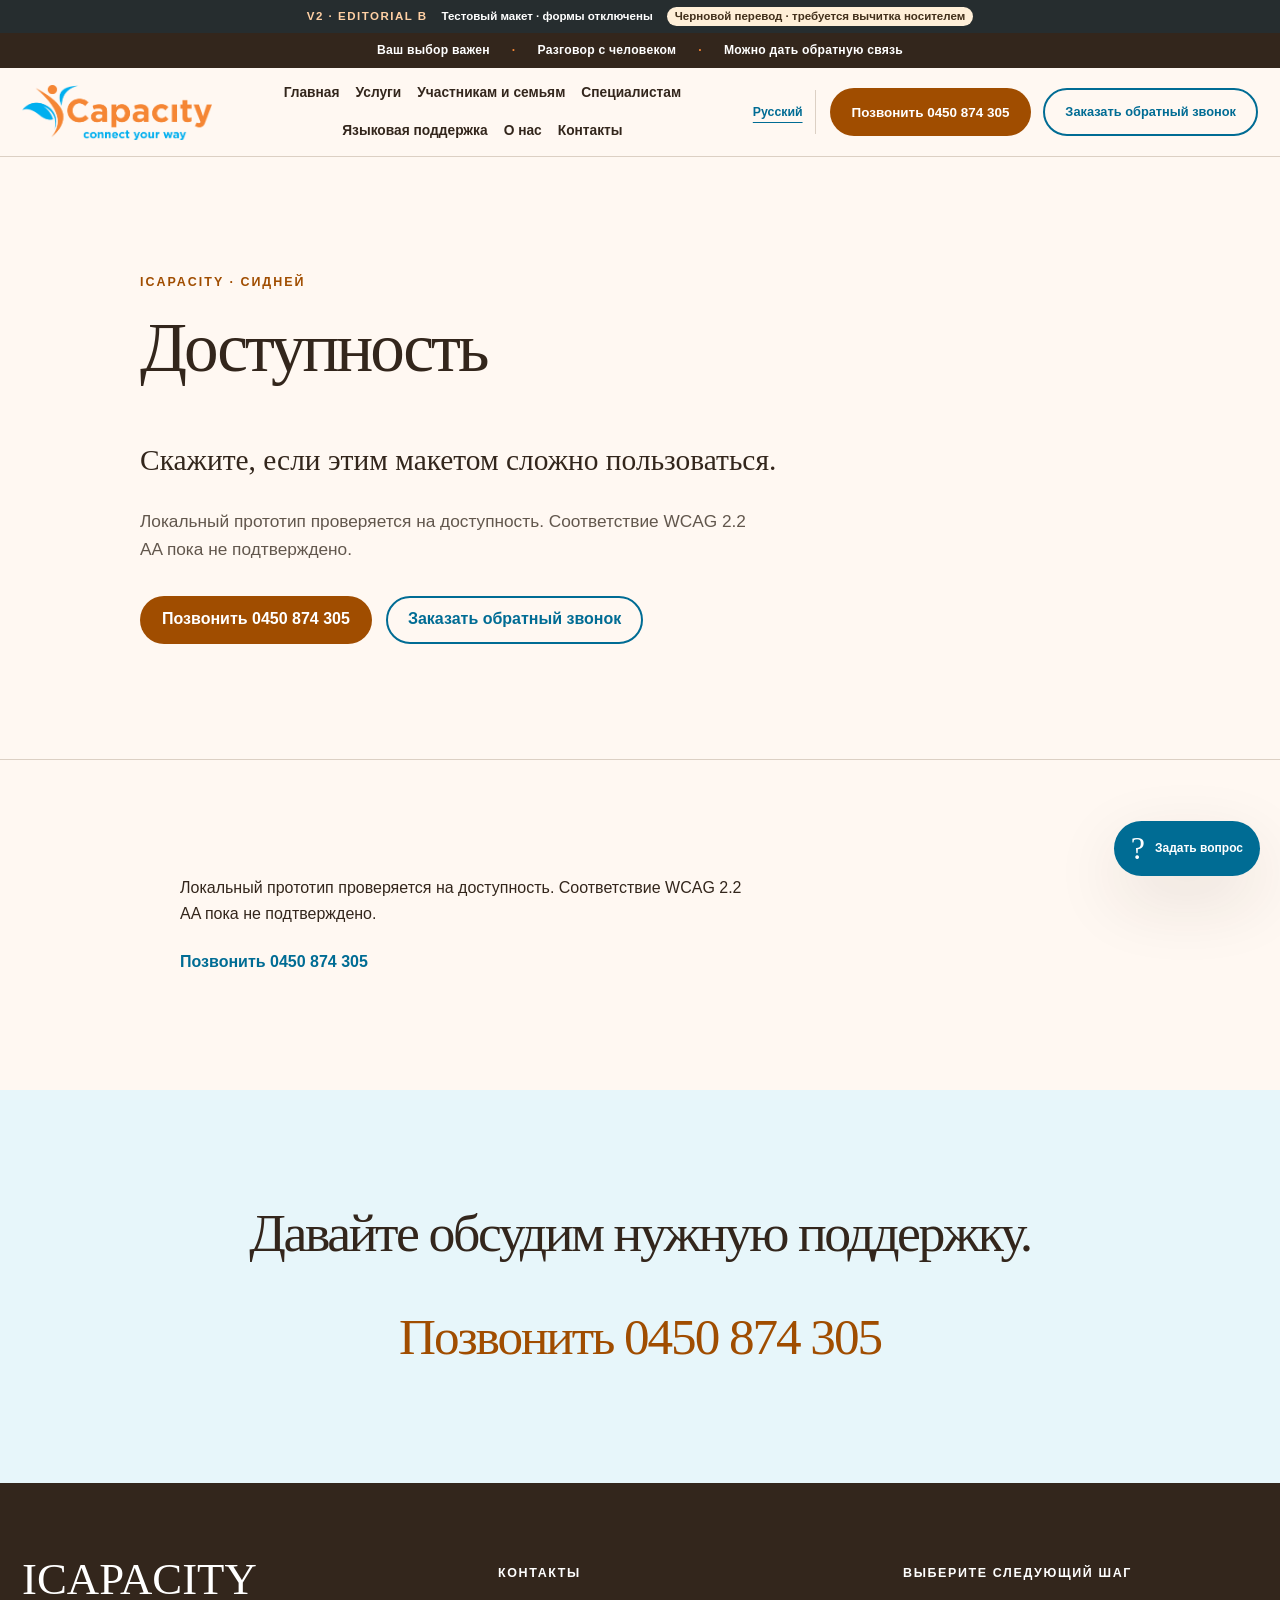
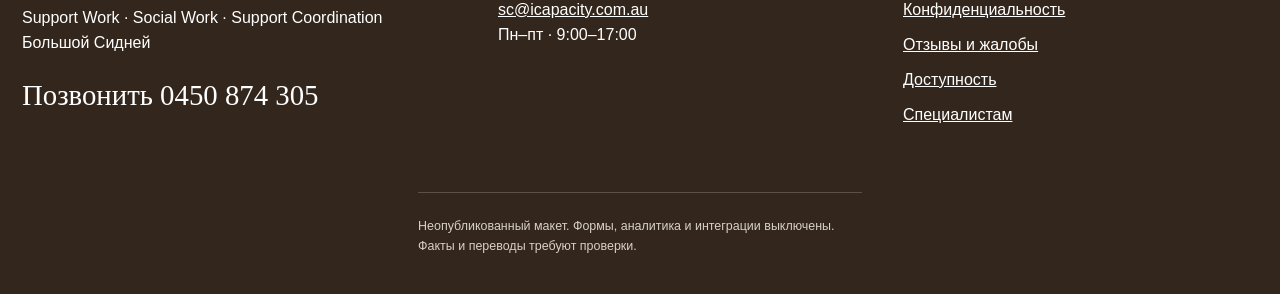
<file: accessibility.html>
<!doctype html><html lang="ru"><head><meta charset="utf-8"><meta name="viewport" content="width=device-width,initial-scale=1"><meta name="robots" content="noindex,nofollow"><meta name="description" content="Local ICAPACITY V2 design B preview. Unpublished, forms disabled."><title>Доступность · ICAPACITY</title><link rel="stylesheet" href="styles.css"><script src="site.js" defer></script></head><body class="lang-ru page-accessibility"><a class="skip-link" href="#main">Skip to content</a><div class="preview-ribbon"><span>V2 · EDITORIAL B</span><span>Тестовый макет · формы отключены</span><span class="draft-notice">Черновой перевод · требуется вычитка носителем</span></div><div class="promise-strip"><div class="container"><span>Ваш выбор важен</span><i aria-hidden="true">·</i><span>Разговор с человеком</span><i aria-hidden="true">·</i><span>Можно дать обратную связь</span></div></div><header class="site-header"><div class="container header-grid"><a class="brand" href="index.html" aria-label="ICAPACITY — Главная"><img src="assets/logo.png" alt="ICAPACITY logo candidate"></a><nav class="main-nav" aria-label="Primary"><a href="index.html">Главная</a><a href="index.html#services">Услуги</a><a href="families.html">Участникам и семьям</a><a href="referrers.html">Специалистам</a><a href="language-support.html">Языковая поддержка</a><a href="about.html">О нас</a><a href="contact.html">Контакты</a></nav><div class="header-actions"><div class="language-switch" aria-label="Язык сайта"><span lang="ru" aria-current="page">Русский</span></div><a class="button button-call header-phone" href="tel:+61450874305">Позвонить 0450 874 305</a><a class="button button-outline header-callback" href="index.html#callback">Заказать обратный звонок</a></div><details class="mobile-menu"><summary>Меню</summary><nav aria-label="Mobile"><a href="index.html">Главная</a><a href="index.html#services">Услуги</a><a href="families.html">Участникам и семьям</a><a href="referrers.html">Специалистам</a><a href="language-support.html">Языковая поддержка</a><a href="about.html">О нас</a><a href="contact.html">Контакты</a><div class="mobile-languages"><span lang="ru" aria-current="page">Русский</span></div></nav></details></div></header><main id="main"><section class="inner-hero"><div class="container"><p class="eyebrow">ICAPACITY · Сидней</p><h1>Доступность</h1><p class="inner-lead">Скажите, если этим макетом сложно пользоваться.</p><p>Локальный прототип проверяется на доступность. Соответствие WCAG 2.2 AA пока не подтверждено.</p><div class="inner-actions"><a class="button button-call" href="tel:+61450874305">Позвонить 0450 874 305</a><a class="button button-outline" href="index.html#callback">Заказать обратный звонок</a></div></div></section><section class="section"><div class="container narrow"><p>Локальный прототип проверяется на доступность. Соответствие WCAG 2.2 AA пока не подтверждено.</p><p class="section-call"><a class="inline-call" href="tel:+61450874305">Позвонить 0450 874 305</a></p></div></section><section class="section small-end"><div class="container"><h2>Давайте обсудим нужную поддержку.</h2><a class="giant-phone" href="tel:+61450874305">Позвонить 0450 874 305</a></div></section></main><footer class="site-footer"><div class="container footer-grid"><div><a class="footer-brand" href="index.html">ICAPACITY</a><p>Support Work · Social Work · Support Coordination<br>Большой Сидней</p><a class="footer-phone" href="tel:+61450874305">Позвонить 0450 874 305</a></div><div><h2>Контакты</h2><a href="mailto:sc@icapacity.com.au">sc@icapacity.com.au</a><p>Пн–пт · 9:00–17:00</p></div><nav aria-label="Footer"><h2>Выберите следующий шаг</h2><a href="privacy.html">Конфиденциальность</a><a href="feedback.html">Отзывы и жалобы</a><a href="accessibility.html">Доступность</a><a href="referrers.html">Специалистам</a></nav></div><p class="container footer-note">Неопубликованный макет. Формы, аналитика и интеграции выключены. Факты и переводы требуют проверки.</p></footer><div class="mobile-callbar"><a class="button button-call" href="tel:+61450874305">Позвонить<span>0450 874 305</span></a><a class="button button-outline" href="index.html#callback">Перезвоните мне</a></div><a class="question-float" href="contact.html#question" aria-label="Задать вопрос"><span aria-hidden="true">?</span><span class="question-label">Задать вопрос</span></a></body></html>
</file>
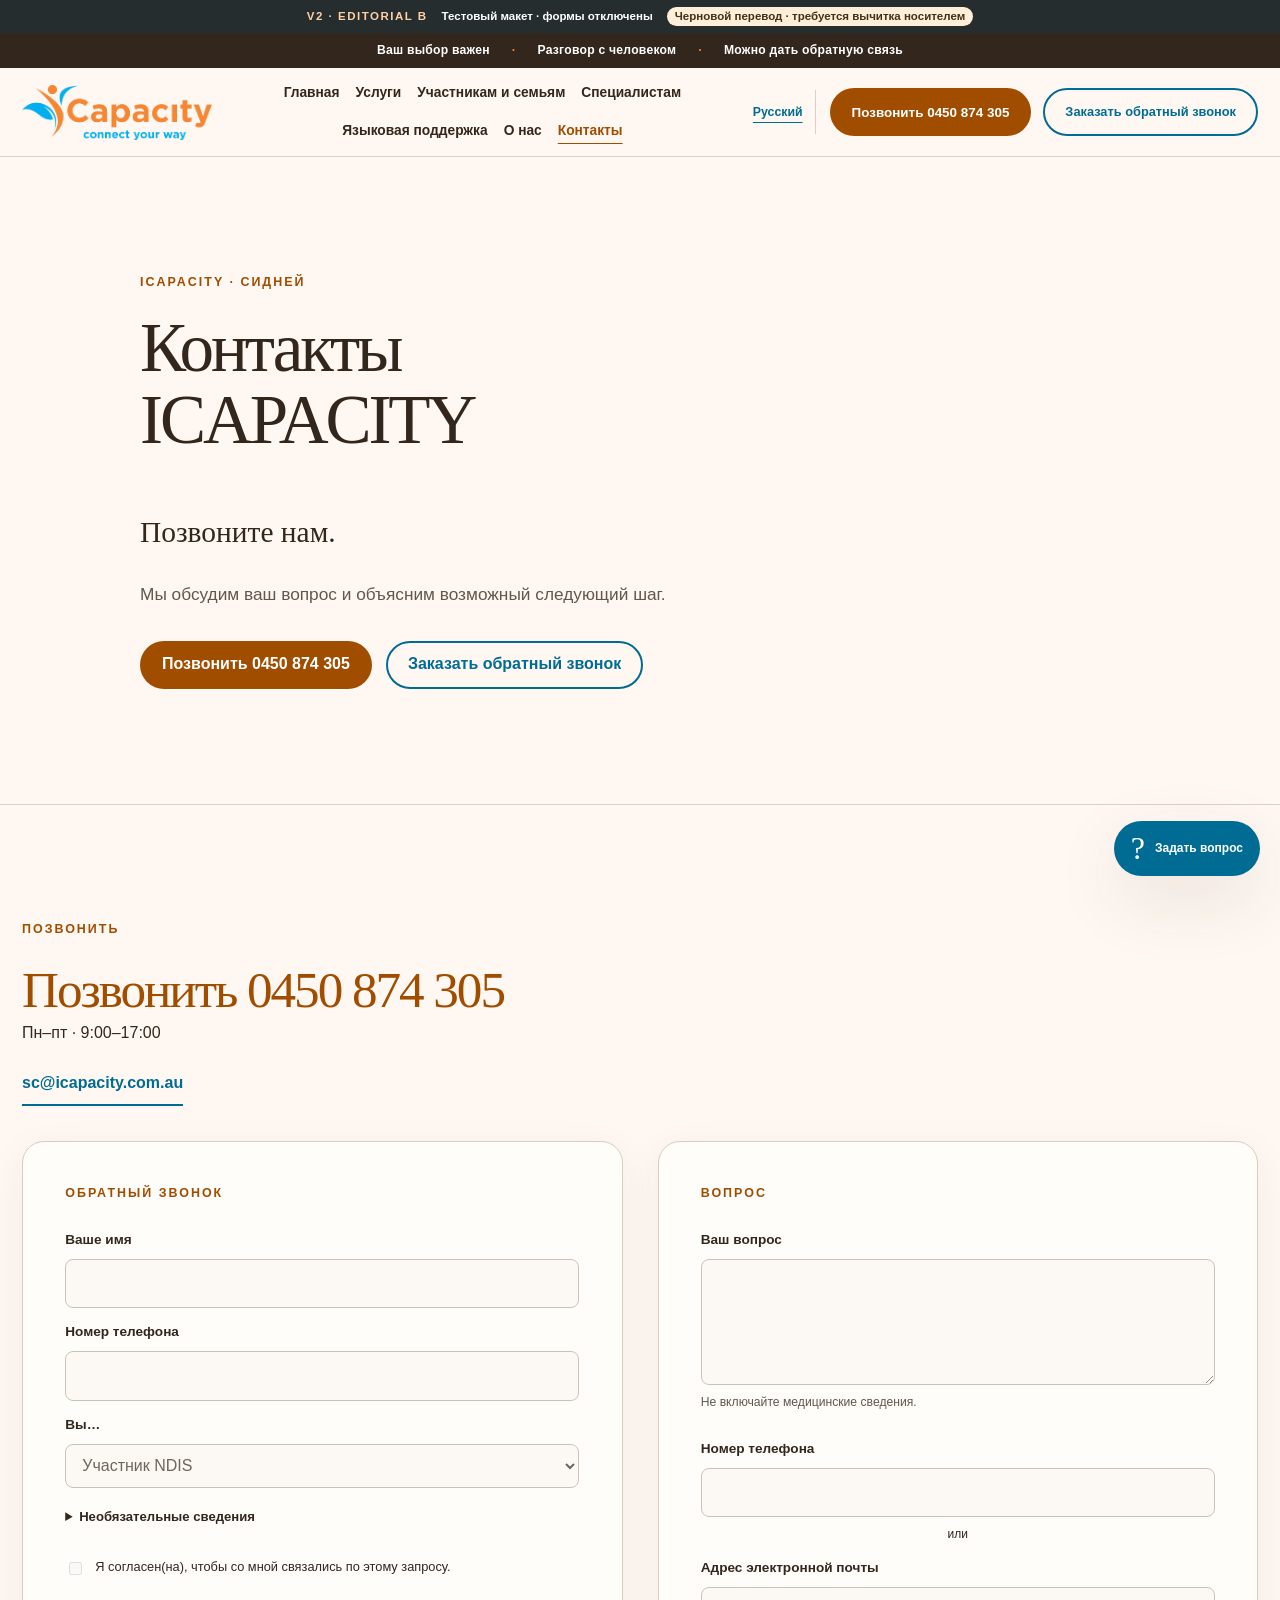
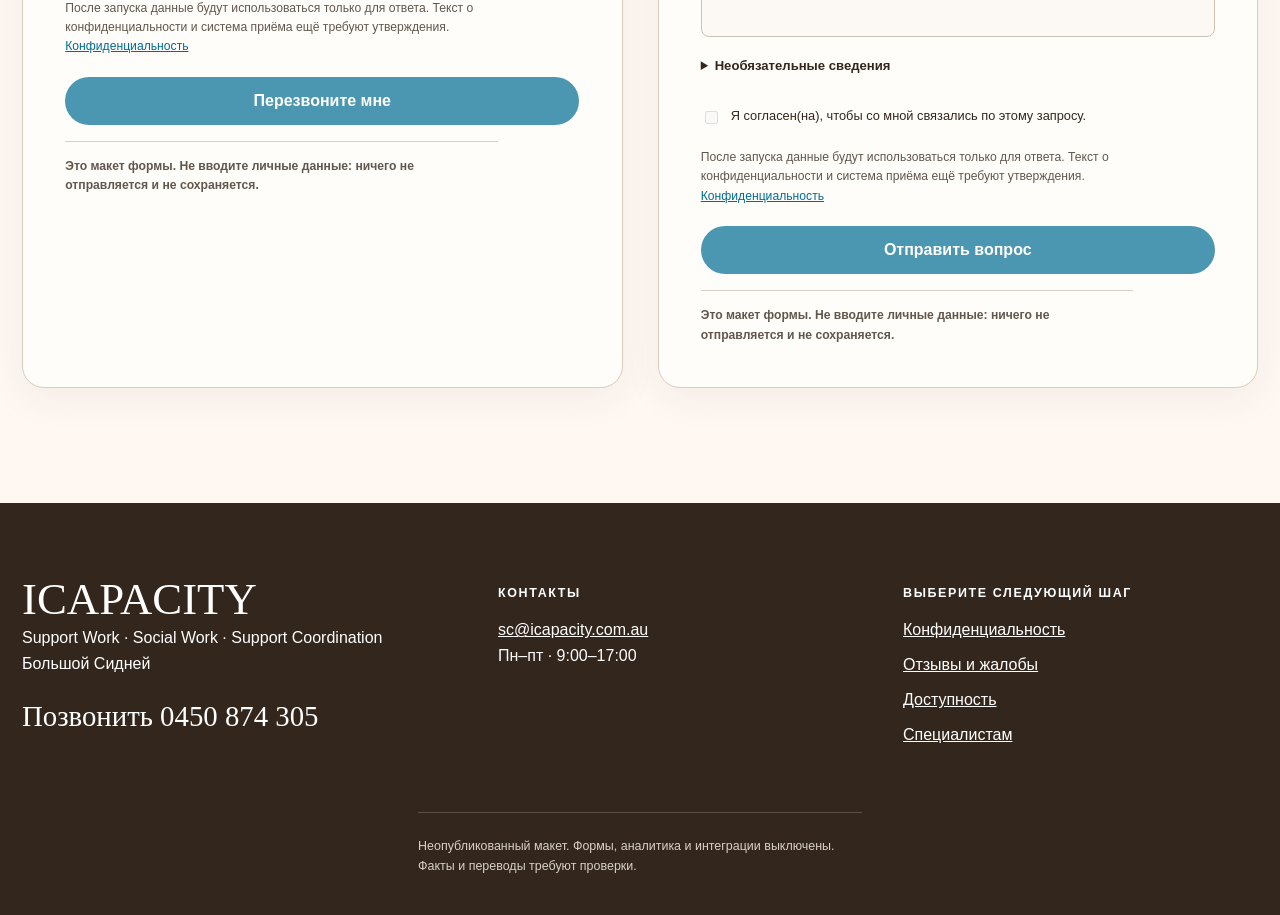
<file: contact.html>
<!doctype html><html lang="ru"><head><meta charset="utf-8"><meta name="viewport" content="width=device-width,initial-scale=1"><meta name="robots" content="noindex,nofollow"><meta name="description" content="Local ICAPACITY V2 design B preview. Unpublished, forms disabled."><title>Контакты ICAPACITY · ICAPACITY</title><link rel="stylesheet" href="styles.css"><script src="site.js" defer></script></head><body class="lang-ru page-contact"><a class="skip-link" href="#main">Skip to content</a><div class="preview-ribbon"><span>V2 · EDITORIAL B</span><span>Тестовый макет · формы отключены</span><span class="draft-notice">Черновой перевод · требуется вычитка носителем</span></div><div class="promise-strip"><div class="container"><span>Ваш выбор важен</span><i aria-hidden="true">·</i><span>Разговор с человеком</span><i aria-hidden="true">·</i><span>Можно дать обратную связь</span></div></div><header class="site-header"><div class="container header-grid"><a class="brand" href="index.html" aria-label="ICAPACITY — Главная"><img src="assets/logo.png" alt="ICAPACITY logo candidate"></a><nav class="main-nav" aria-label="Primary"><a href="index.html">Главная</a><a href="index.html#services">Услуги</a><a href="families.html">Участникам и семьям</a><a href="referrers.html">Специалистам</a><a href="language-support.html">Языковая поддержка</a><a href="about.html">О нас</a><a href="contact.html" aria-current="page">Контакты</a></nav><div class="header-actions"><div class="language-switch" aria-label="Язык сайта"><span lang="ru" aria-current="page">Русский</span></div><a class="button button-call header-phone" href="tel:+61450874305">Позвонить 0450 874 305</a><a class="button button-outline header-callback" href="index.html#callback">Заказать обратный звонок</a></div><details class="mobile-menu"><summary>Меню</summary><nav aria-label="Mobile"><a href="index.html">Главная</a><a href="index.html#services">Услуги</a><a href="families.html">Участникам и семьям</a><a href="referrers.html">Специалистам</a><a href="language-support.html">Языковая поддержка</a><a href="about.html">О нас</a><a href="contact.html" aria-current="page">Контакты</a><div class="mobile-languages"><span lang="ru" aria-current="page">Русский</span></div></nav></details></div></header><main id="main"><section class="inner-hero"><div class="container"><p class="eyebrow">ICAPACITY · Сидней</p><h1>Контакты ICAPACITY</h1><p class="inner-lead">Позвоните нам.</p><p>Мы обсудим ваш вопрос и объясним возможный следующий шаг.</p><div class="inner-actions"><a class="button button-call" href="tel:+61450874305">Позвонить 0450 874 305</a><a class="button button-outline" href="index.html#callback">Заказать обратный звонок</a></div></div></section><section class="section"><div class="container contact-grid"><div><p class="eyebrow">Позвонить</p><a class="giant-phone" href="tel:+61450874305">Позвонить 0450 874 305</a><p>Пн–пт · 9:00–17:00</p><a class="text-link" href="mailto:sc@icapacity.com.au">sc@icapacity.com.au</a></div><div class="form-shell" id="callback"><p class="eyebrow">Обратный звонок</p><form action="#" method="post" novalidate><fieldset disabled><legend class="sr-only">Обратный звонок — демонстрационная форма отключена</legend><input type="hidden" name="lang" value="ru"><input type="hidden" name="cta_location" value="callback"><label for="form-callback-name">Ваше имя</label><input id="form-callback-name" type="text" autocomplete="off"><label for="form-callback-phone">Номер телефона</label><input id="form-callback-phone" type="tel" inputmode="tel" autocomplete="off"><label for="form-callback-role">Вы…</label><select id="form-callback-role"><option>Участник NDIS</option><option>Родственник или опекун</option><option>Специалист</option><option>Другое</option></select><details class="optional-fields"><summary>Необязательные сведения</summary><label for="form-callback-topic">Услуга или тема</label><select id="form-callback-topic"><option>Пока не знаю</option><option>Support Work</option><option>Social Work</option><option>Support Coordination</option></select><label for="form-callback-lang">Удобный язык</label><select id="form-callback-lang"><option>Не указано</option><option>English</option><option>Русский</option><option>Srpski</option><option>Македонски</option></select></details><label class="consent"><input type="checkbox">Я согласен(на), чтобы со мной связались по этому запросу.</label><p class="collection-notice">После запуска данные будут использоваться только для ответа. Текст о конфиденциальности и система приёма ещё требуют утверждения. <a href="privacy.html">Конфиденциальность</a></p><button class="button button-primary" type="button" disabled>Перезвоните мне</button></fieldset></form><p class="form-warning" role="note">Это макет формы. Не вводите личные данные: ничего не отправляется и не сохраняется.</p></div><div class="form-shell" id="question"><p class="eyebrow">Вопрос</p><form action="#" method="post" novalidate><fieldset disabled><legend class="sr-only">Вопрос — демонстрационная форма отключена</legend><input type="hidden" name="lang" value="ru"><input type="hidden" name="cta_location" value="question"><label for="form-question-question">Ваш вопрос</label><textarea id="form-question-question" maxlength="500" rows="4"></textarea><p class="field-hint">Не включайте медицинские сведения.</p><label for="form-question-phone">Номер телефона</label><input id="form-question-phone" type="tel" inputmode="tel" autocomplete="off"><span class="field-or">или</span><label for="form-question-email">Адрес электронной почты</label><input id="form-question-email" type="email" autocomplete="off"><details class="optional-fields"><summary>Необязательные сведения</summary><label for="form-question-name">Ваше имя</label><input id="form-question-name" type="text" autocomplete="off"><label for="form-question-lang">Удобный язык</label><select id="form-question-lang"><option>Не указано</option><option>English</option><option>Русский</option><option>Srpski</option><option>Македонски</option></select></details><label class="consent"><input type="checkbox">Я согласен(на), чтобы со мной связались по этому запросу.</label><p class="collection-notice">После запуска данные будут использоваться только для ответа. Текст о конфиденциальности и система приёма ещё требуют утверждения. <a href="privacy.html">Конфиденциальность</a></p><button class="button button-primary" type="button" disabled>Отправить вопрос</button></fieldset></form><p class="form-warning" role="note">Это макет формы. Не вводите личные данные: ничего не отправляется и не сохраняется.</p></div></div></section></main><footer class="site-footer"><div class="container footer-grid"><div><a class="footer-brand" href="index.html">ICAPACITY</a><p>Support Work · Social Work · Support Coordination<br>Большой Сидней</p><a class="footer-phone" href="tel:+61450874305">Позвонить 0450 874 305</a></div><div><h2>Контакты</h2><a href="mailto:sc@icapacity.com.au">sc@icapacity.com.au</a><p>Пн–пт · 9:00–17:00</p></div><nav aria-label="Footer"><h2>Выберите следующий шаг</h2><a href="privacy.html">Конфиденциальность</a><a href="feedback.html">Отзывы и жалобы</a><a href="accessibility.html">Доступность</a><a href="referrers.html">Специалистам</a></nav></div><p class="container footer-note">Неопубликованный макет. Формы, аналитика и интеграции выключены. Факты и переводы требуют проверки.</p></footer><div class="mobile-callbar"><a class="button button-call" href="tel:+61450874305">Позвонить<span>0450 874 305</span></a><a class="button button-outline" href="index.html#callback">Перезвоните мне</a></div><a class="question-float" href="contact.html#question" aria-label="Задать вопрос"><span aria-hidden="true">?</span><span class="question-label">Задать вопрос</span></a></body></html>
</file>
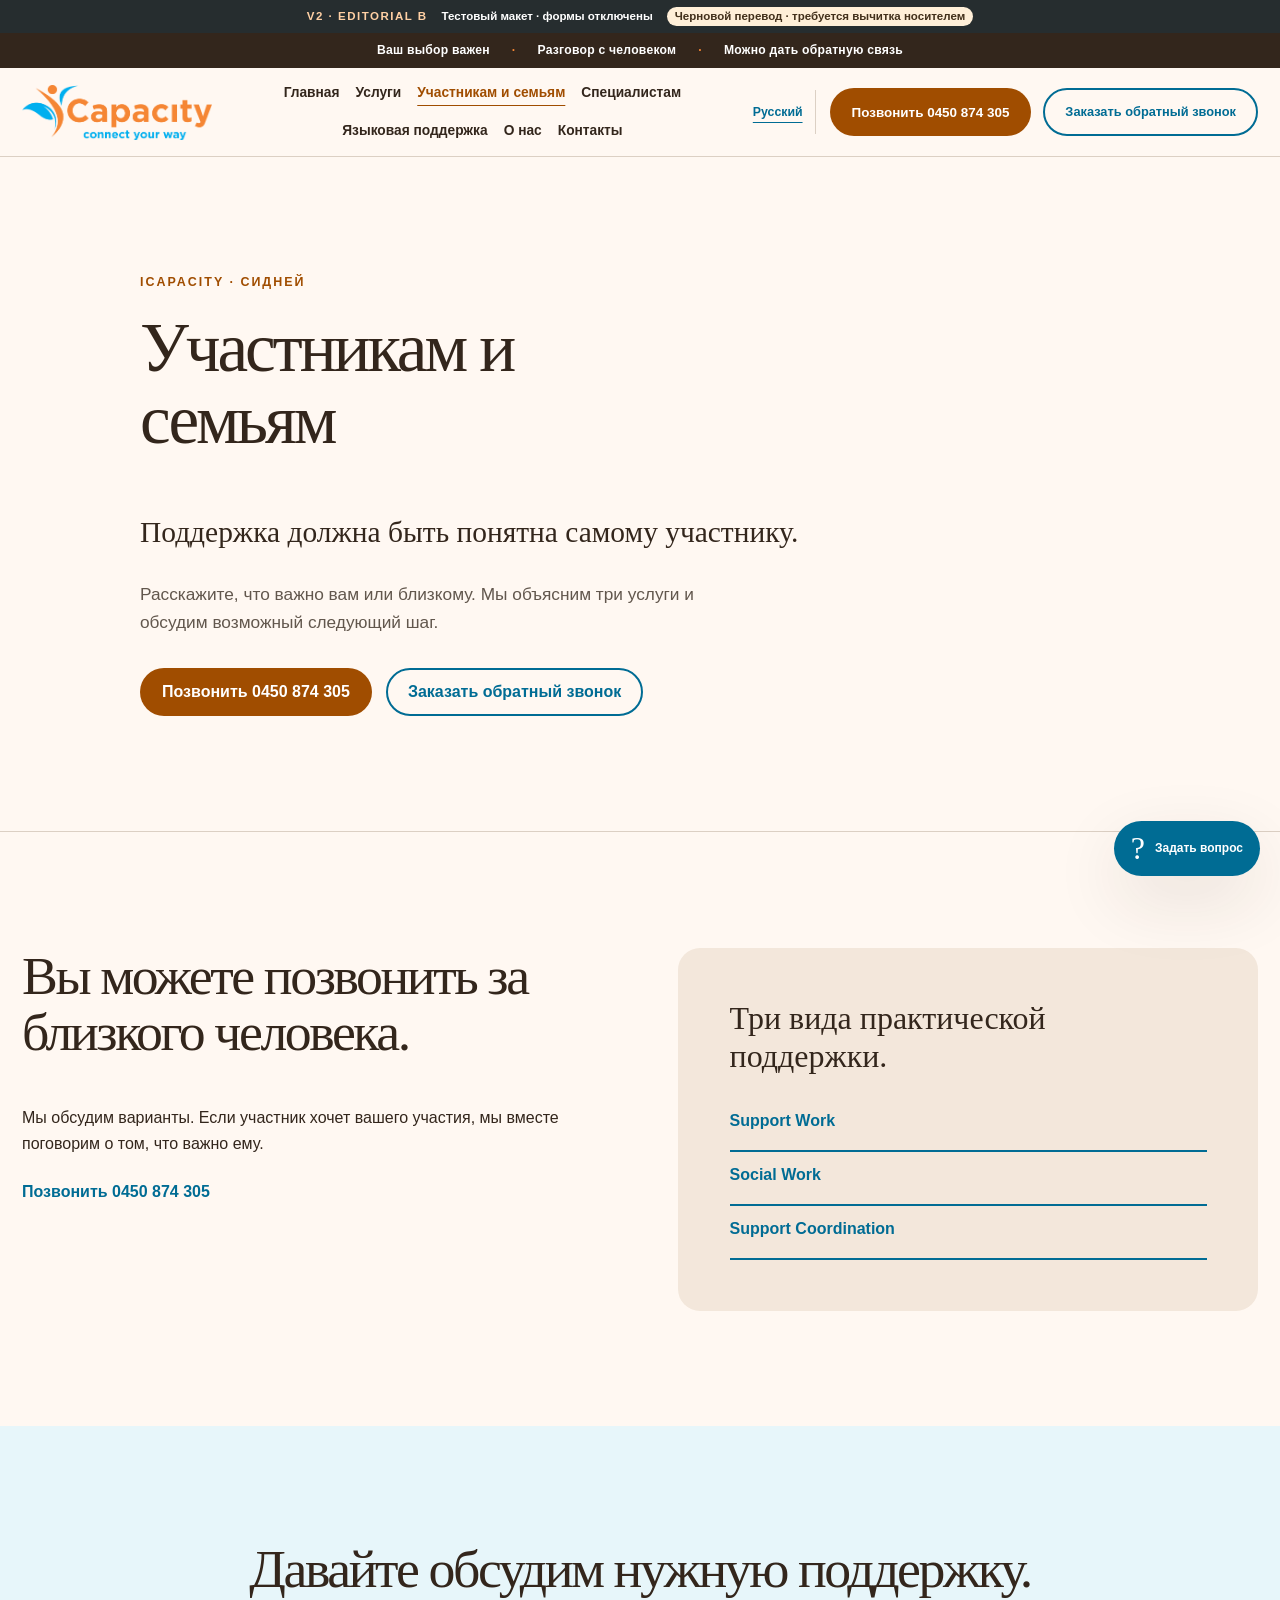
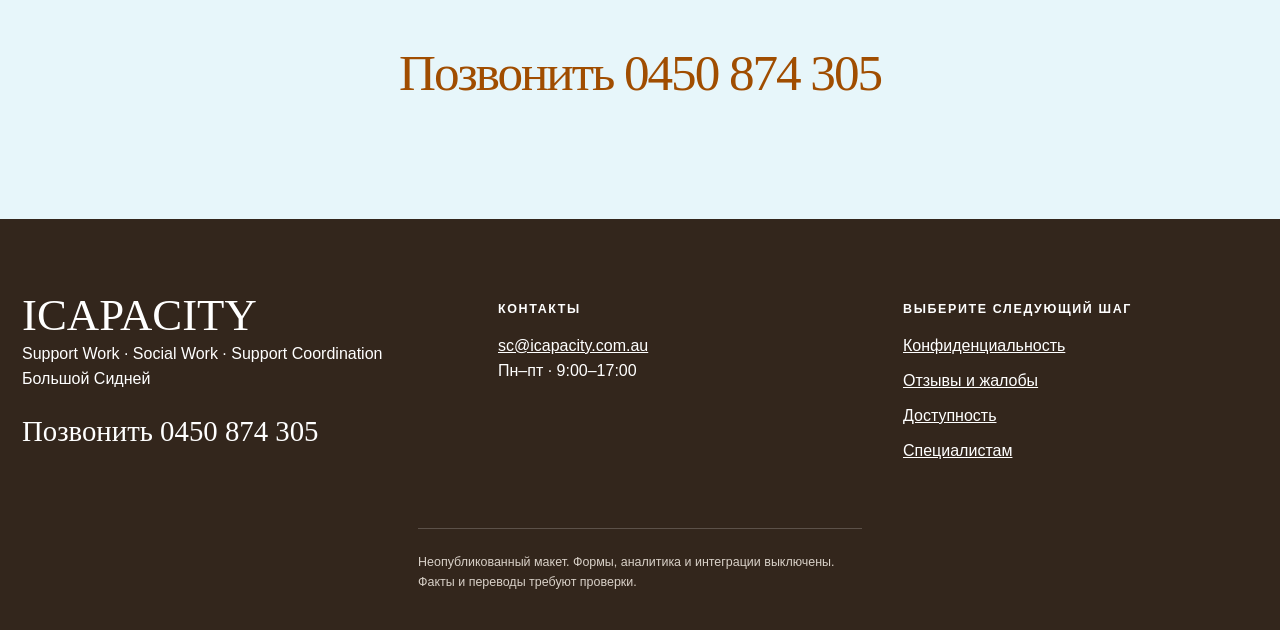
<file: families.html>
<!doctype html><html lang="ru"><head><meta charset="utf-8"><meta name="viewport" content="width=device-width,initial-scale=1"><meta name="robots" content="noindex,nofollow"><meta name="description" content="Local ICAPACITY V2 design B preview. Unpublished, forms disabled."><title>Участникам и семьям · ICAPACITY</title><link rel="stylesheet" href="styles.css"><script src="site.js" defer></script></head><body class="lang-ru page-families"><a class="skip-link" href="#main">Skip to content</a><div class="preview-ribbon"><span>V2 · EDITORIAL B</span><span>Тестовый макет · формы отключены</span><span class="draft-notice">Черновой перевод · требуется вычитка носителем</span></div><div class="promise-strip"><div class="container"><span>Ваш выбор важен</span><i aria-hidden="true">·</i><span>Разговор с человеком</span><i aria-hidden="true">·</i><span>Можно дать обратную связь</span></div></div><header class="site-header"><div class="container header-grid"><a class="brand" href="index.html" aria-label="ICAPACITY — Главная"><img src="assets/logo.png" alt="ICAPACITY logo candidate"></a><nav class="main-nav" aria-label="Primary"><a href="index.html">Главная</a><a href="index.html#services">Услуги</a><a href="families.html" aria-current="page">Участникам и семьям</a><a href="referrers.html">Специалистам</a><a href="language-support.html">Языковая поддержка</a><a href="about.html">О нас</a><a href="contact.html">Контакты</a></nav><div class="header-actions"><div class="language-switch" aria-label="Язык сайта"><span lang="ru" aria-current="page">Русский</span></div><a class="button button-call header-phone" href="tel:+61450874305">Позвонить 0450 874 305</a><a class="button button-outline header-callback" href="index.html#callback">Заказать обратный звонок</a></div><details class="mobile-menu"><summary>Меню</summary><nav aria-label="Mobile"><a href="index.html">Главная</a><a href="index.html#services">Услуги</a><a href="families.html" aria-current="page">Участникам и семьям</a><a href="referrers.html">Специалистам</a><a href="language-support.html">Языковая поддержка</a><a href="about.html">О нас</a><a href="contact.html">Контакты</a><div class="mobile-languages"><span lang="ru" aria-current="page">Русский</span></div></nav></details></div></header><main id="main"><section class="inner-hero"><div class="container"><p class="eyebrow">ICAPACITY · Сидней</p><h1>Участникам и семьям</h1><p class="inner-lead">Поддержка должна быть понятна самому участнику.</p><p>Расскажите, что важно вам или близкому. Мы объясним три услуги и обсудим возможный следующий шаг.</p><div class="inner-actions"><a class="button button-call" href="tel:+61450874305">Позвонить 0450 874 305</a><a class="button button-outline" href="index.html#callback">Заказать обратный звонок</a></div></div></section><section class="section"><div class="container split"><div><h2>Вы можете позвонить за близкого человека.</h2><p>Мы обсудим варианты. Если участник хочет вашего участия, мы вместе поговорим о том, что важно ему.</p><p class="section-call"><a class="inline-call" href="tel:+61450874305">Позвонить 0450 874 305</a></p></div><div class="soft-panel"><h3>Три вида практической поддержки.</h3><a class="text-link" href="support-work.html">Support Work</a><a class="text-link" href="social-work.html">Social Work</a><a class="text-link" href="support-coordination.html">Support Coordination</a></div></div></section><section class="section small-end"><div class="container"><h2>Давайте обсудим нужную поддержку.</h2><a class="giant-phone" href="tel:+61450874305">Позвонить 0450 874 305</a></div></section></main><footer class="site-footer"><div class="container footer-grid"><div><a class="footer-brand" href="index.html">ICAPACITY</a><p>Support Work · Social Work · Support Coordination<br>Большой Сидней</p><a class="footer-phone" href="tel:+61450874305">Позвонить 0450 874 305</a></div><div><h2>Контакты</h2><a href="mailto:sc@icapacity.com.au">sc@icapacity.com.au</a><p>Пн–пт · 9:00–17:00</p></div><nav aria-label="Footer"><h2>Выберите следующий шаг</h2><a href="privacy.html">Конфиденциальность</a><a href="feedback.html">Отзывы и жалобы</a><a href="accessibility.html">Доступность</a><a href="referrers.html">Специалистам</a></nav></div><p class="container footer-note">Неопубликованный макет. Формы, аналитика и интеграции выключены. Факты и переводы требуют проверки.</p></footer><div class="mobile-callbar"><a class="button button-call" href="tel:+61450874305">Позвонить<span>0450 874 305</span></a><a class="button button-outline" href="index.html#callback">Перезвоните мне</a></div><a class="question-float" href="contact.html#question" aria-label="Задать вопрос"><span aria-hidden="true">?</span><span class="question-label">Задать вопрос</span></a></body></html>
</file>
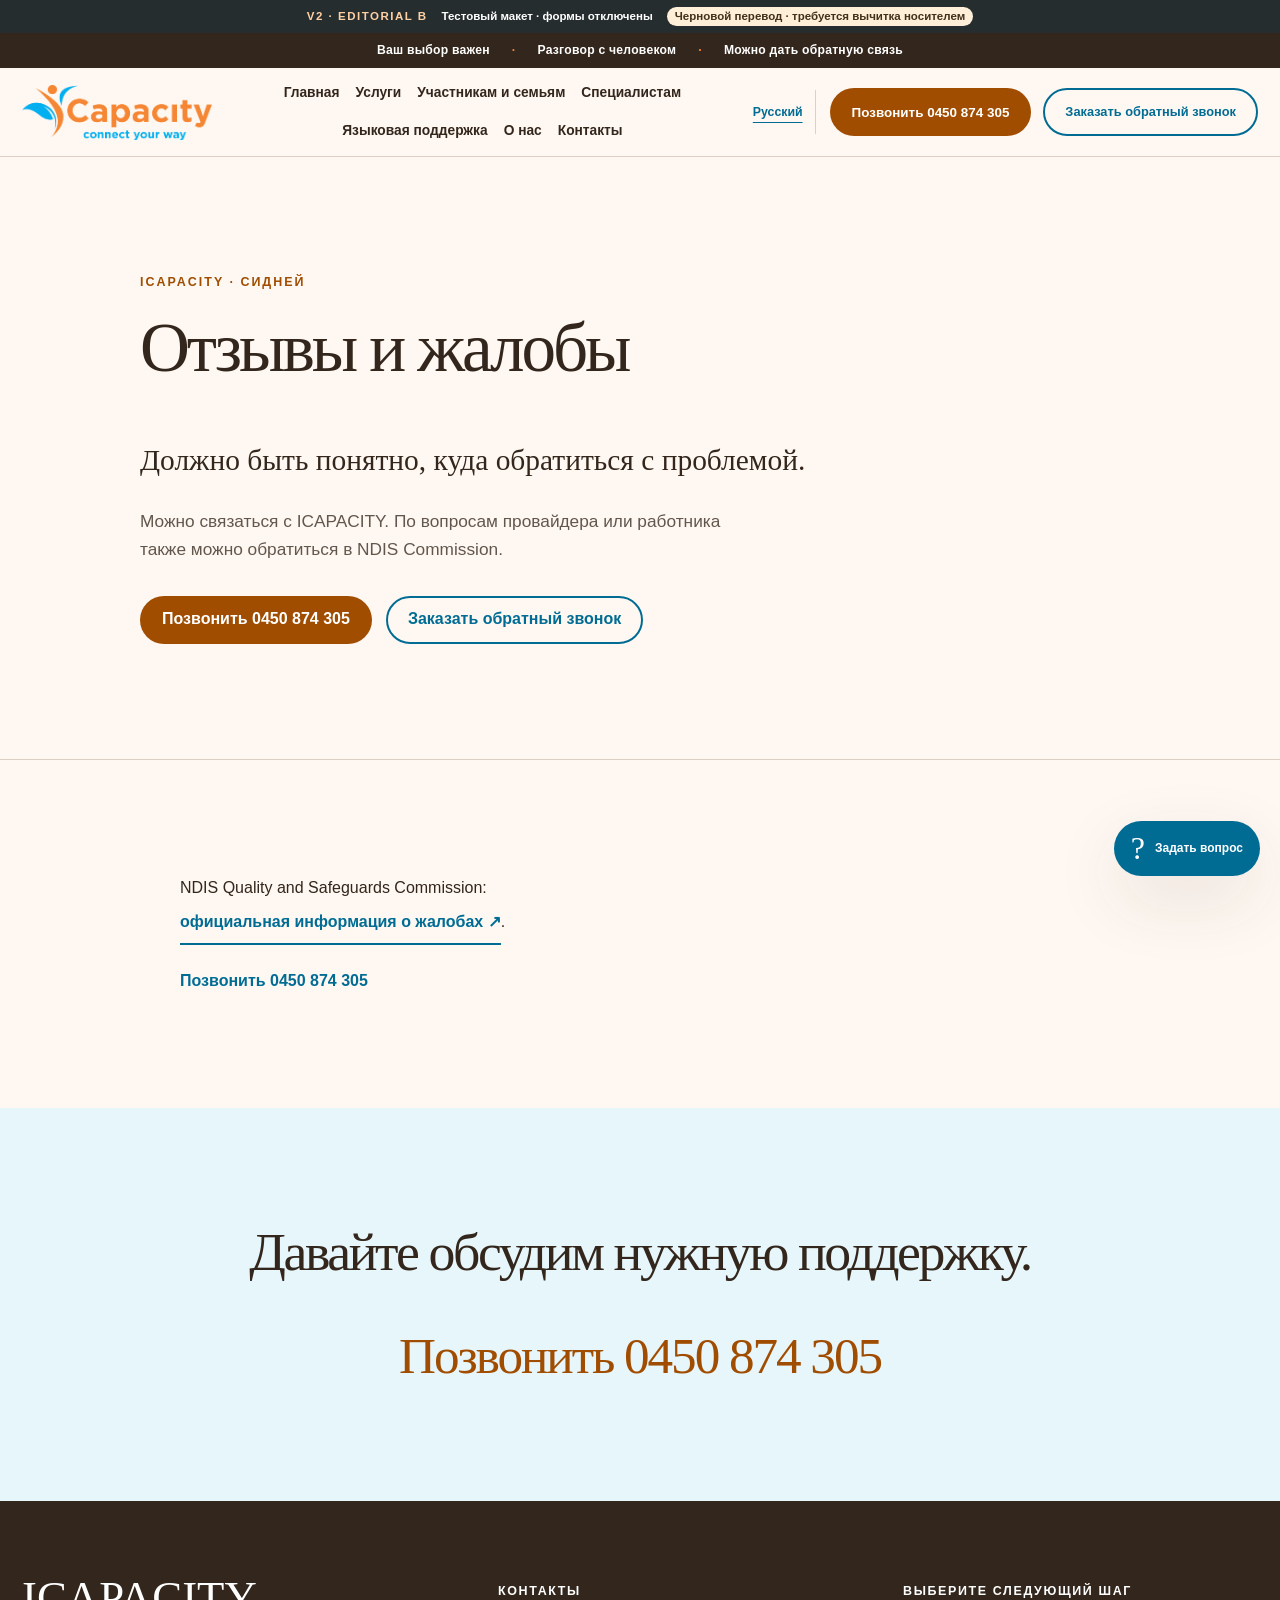
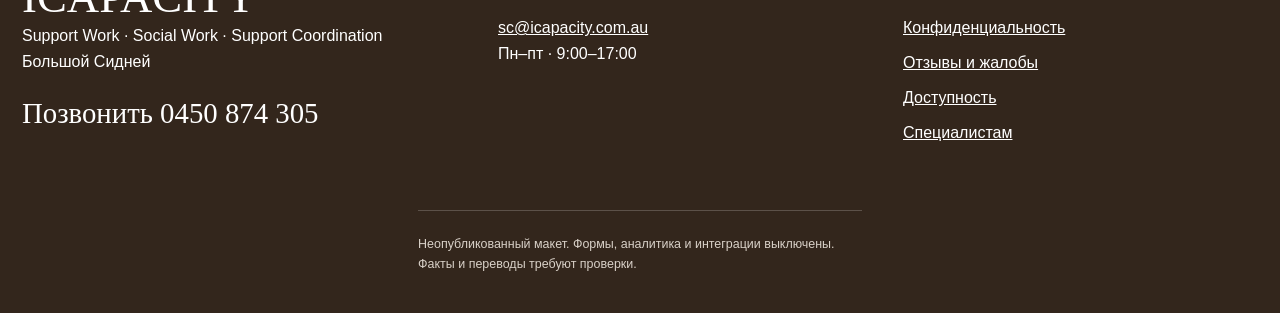
<file: feedback.html>
<!doctype html><html lang="ru"><head><meta charset="utf-8"><meta name="viewport" content="width=device-width,initial-scale=1"><meta name="robots" content="noindex,nofollow"><meta name="description" content="Local ICAPACITY V2 design B preview. Unpublished, forms disabled."><title>Отзывы и жалобы · ICAPACITY</title><link rel="stylesheet" href="styles.css"><script src="site.js" defer></script></head><body class="lang-ru page-feedback"><a class="skip-link" href="#main">Skip to content</a><div class="preview-ribbon"><span>V2 · EDITORIAL B</span><span>Тестовый макет · формы отключены</span><span class="draft-notice">Черновой перевод · требуется вычитка носителем</span></div><div class="promise-strip"><div class="container"><span>Ваш выбор важен</span><i aria-hidden="true">·</i><span>Разговор с человеком</span><i aria-hidden="true">·</i><span>Можно дать обратную связь</span></div></div><header class="site-header"><div class="container header-grid"><a class="brand" href="index.html" aria-label="ICAPACITY — Главная"><img src="assets/logo.png" alt="ICAPACITY logo candidate"></a><nav class="main-nav" aria-label="Primary"><a href="index.html">Главная</a><a href="index.html#services">Услуги</a><a href="families.html">Участникам и семьям</a><a href="referrers.html">Специалистам</a><a href="language-support.html">Языковая поддержка</a><a href="about.html">О нас</a><a href="contact.html">Контакты</a></nav><div class="header-actions"><div class="language-switch" aria-label="Язык сайта"><span lang="ru" aria-current="page">Русский</span></div><a class="button button-call header-phone" href="tel:+61450874305">Позвонить 0450 874 305</a><a class="button button-outline header-callback" href="index.html#callback">Заказать обратный звонок</a></div><details class="mobile-menu"><summary>Меню</summary><nav aria-label="Mobile"><a href="index.html">Главная</a><a href="index.html#services">Услуги</a><a href="families.html">Участникам и семьям</a><a href="referrers.html">Специалистам</a><a href="language-support.html">Языковая поддержка</a><a href="about.html">О нас</a><a href="contact.html">Контакты</a><div class="mobile-languages"><span lang="ru" aria-current="page">Русский</span></div></nav></details></div></header><main id="main"><section class="inner-hero"><div class="container"><p class="eyebrow">ICAPACITY · Сидней</p><h1>Отзывы и жалобы</h1><p class="inner-lead">Должно быть понятно, куда обратиться с проблемой.</p><p>Можно связаться с ICAPACITY. По вопросам провайдера или работника также можно обратиться в NDIS Commission.</p><div class="inner-actions"><a class="button button-call" href="tel:+61450874305">Позвонить 0450 874 305</a><a class="button button-outline" href="index.html#callback">Заказать обратный звонок</a></div></div></section><section class="section"><div class="container narrow"><p>NDIS Quality and Safeguards Commission: <a class="text-link" href="https://www.ndiscommission.gov.au/complaints/report">официальная информация о жалобах ↗</a>.</p><p class="section-call"><a class="inline-call" href="tel:+61450874305">Позвонить 0450 874 305</a></p></div></section><section class="section small-end"><div class="container"><h2>Давайте обсудим нужную поддержку.</h2><a class="giant-phone" href="tel:+61450874305">Позвонить 0450 874 305</a></div></section></main><footer class="site-footer"><div class="container footer-grid"><div><a class="footer-brand" href="index.html">ICAPACITY</a><p>Support Work · Social Work · Support Coordination<br>Большой Сидней</p><a class="footer-phone" href="tel:+61450874305">Позвонить 0450 874 305</a></div><div><h2>Контакты</h2><a href="mailto:sc@icapacity.com.au">sc@icapacity.com.au</a><p>Пн–пт · 9:00–17:00</p></div><nav aria-label="Footer"><h2>Выберите следующий шаг</h2><a href="privacy.html">Конфиденциальность</a><a href="feedback.html">Отзывы и жалобы</a><a href="accessibility.html">Доступность</a><a href="referrers.html">Специалистам</a></nav></div><p class="container footer-note">Неопубликованный макет. Формы, аналитика и интеграции выключены. Факты и переводы требуют проверки.</p></footer><div class="mobile-callbar"><a class="button button-call" href="tel:+61450874305">Позвонить<span>0450 874 305</span></a><a class="button button-outline" href="index.html#callback">Перезвоните мне</a></div><a class="question-float" href="contact.html#question" aria-label="Задать вопрос"><span aria-hidden="true">?</span><span class="question-label">Задать вопрос</span></a></body></html>
</file>
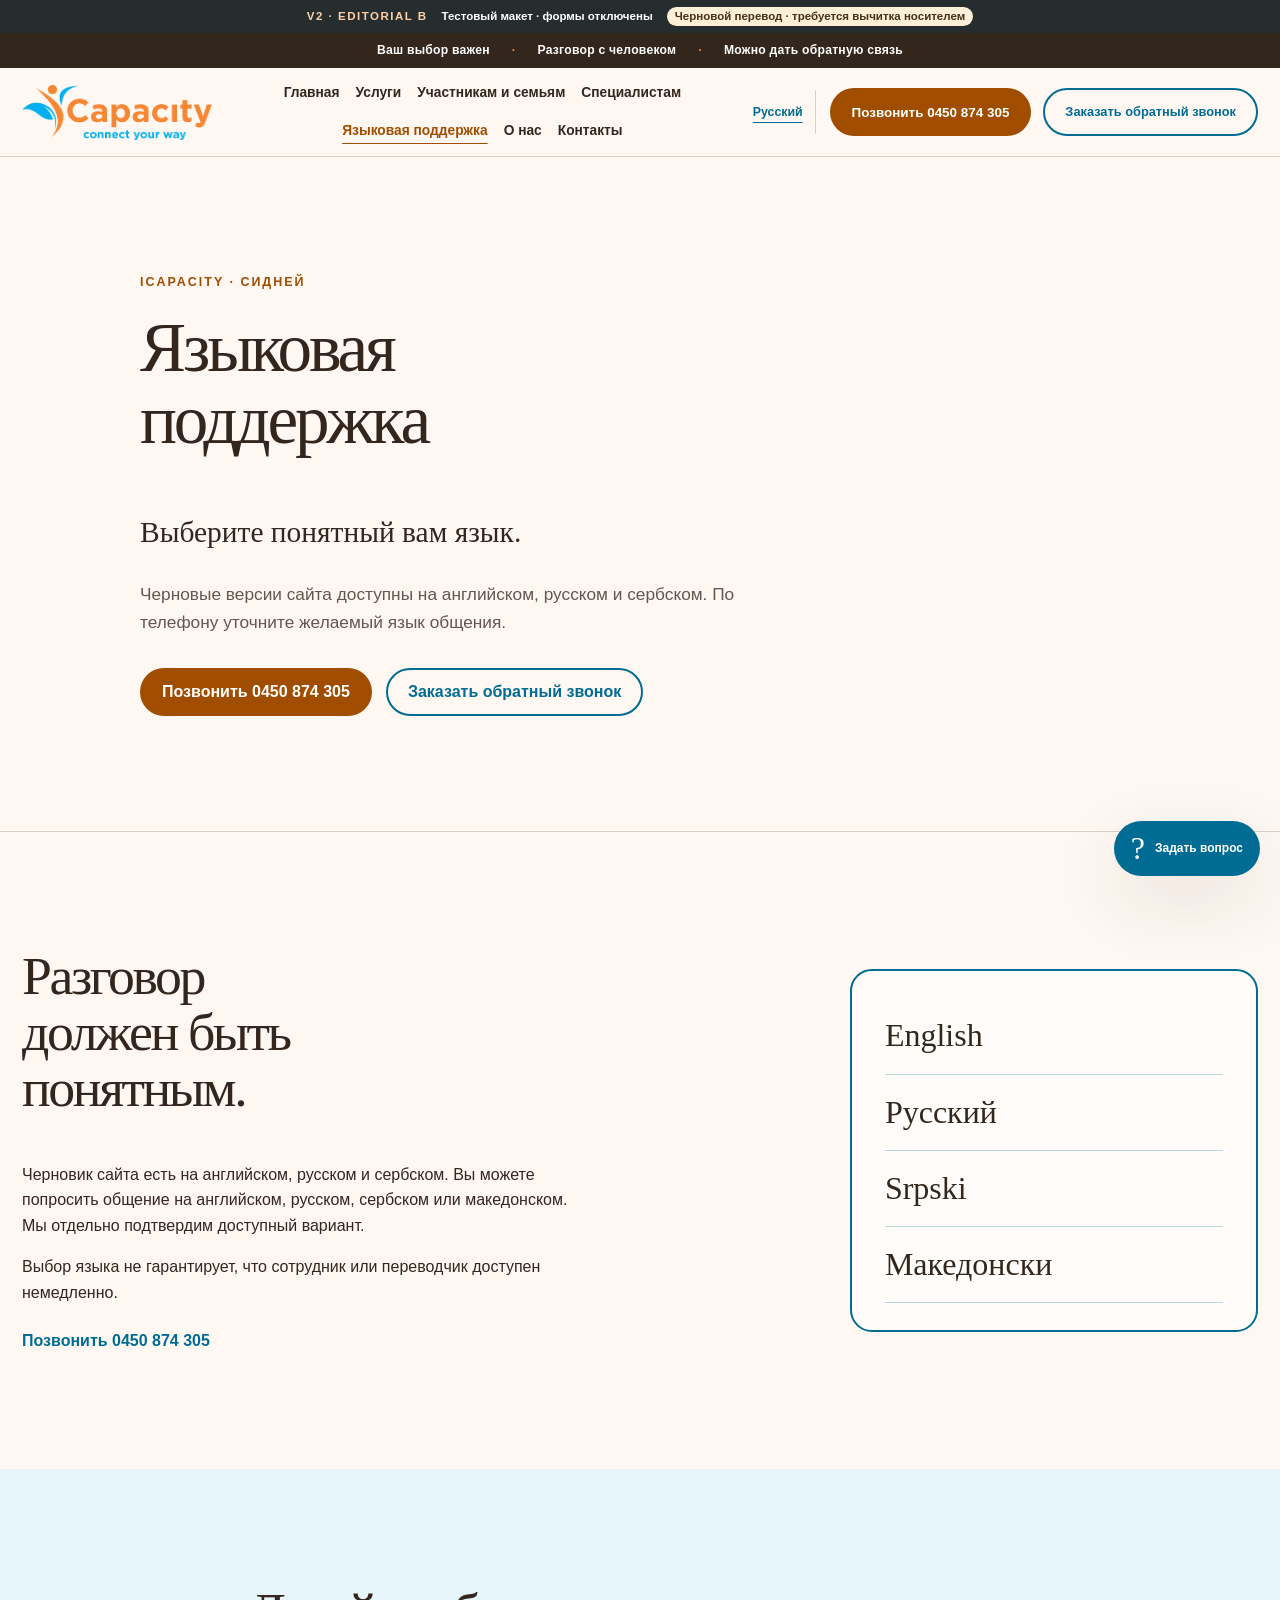
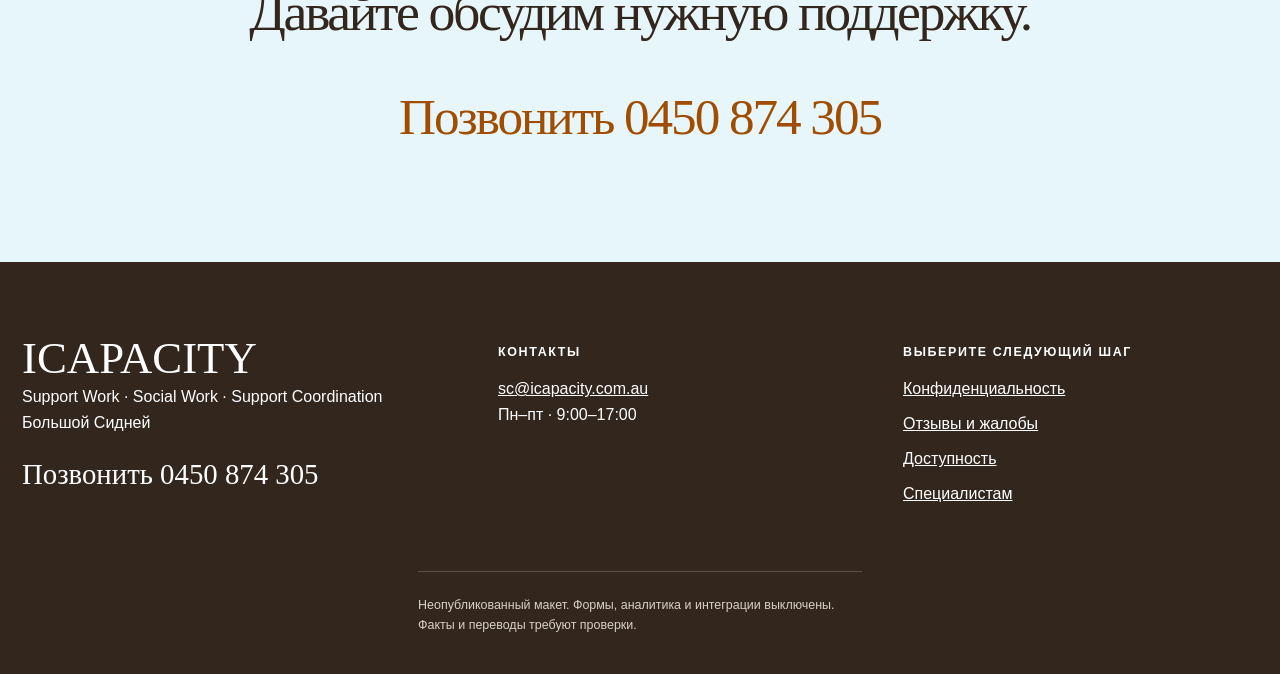
<file: language-support.html>
<!doctype html><html lang="ru"><head><meta charset="utf-8"><meta name="viewport" content="width=device-width,initial-scale=1"><meta name="robots" content="noindex,nofollow"><meta name="description" content="Local ICAPACITY V2 design B preview. Unpublished, forms disabled."><title>Языковая поддержка · ICAPACITY</title><link rel="stylesheet" href="styles.css"><script src="site.js" defer></script></head><body class="lang-ru page-language-support"><a class="skip-link" href="#main">Skip to content</a><div class="preview-ribbon"><span>V2 · EDITORIAL B</span><span>Тестовый макет · формы отключены</span><span class="draft-notice">Черновой перевод · требуется вычитка носителем</span></div><div class="promise-strip"><div class="container"><span>Ваш выбор важен</span><i aria-hidden="true">·</i><span>Разговор с человеком</span><i aria-hidden="true">·</i><span>Можно дать обратную связь</span></div></div><header class="site-header"><div class="container header-grid"><a class="brand" href="index.html" aria-label="ICAPACITY — Главная"><img src="assets/logo.png" alt="ICAPACITY logo candidate"></a><nav class="main-nav" aria-label="Primary"><a href="index.html">Главная</a><a href="index.html#services">Услуги</a><a href="families.html">Участникам и семьям</a><a href="referrers.html">Специалистам</a><a href="language-support.html" aria-current="page">Языковая поддержка</a><a href="about.html">О нас</a><a href="contact.html">Контакты</a></nav><div class="header-actions"><div class="language-switch" aria-label="Язык сайта"><span lang="ru" aria-current="page">Русский</span></div><a class="button button-call header-phone" href="tel:+61450874305">Позвонить 0450 874 305</a><a class="button button-outline header-callback" href="index.html#callback">Заказать обратный звонок</a></div><details class="mobile-menu"><summary>Меню</summary><nav aria-label="Mobile"><a href="index.html">Главная</a><a href="index.html#services">Услуги</a><a href="families.html">Участникам и семьям</a><a href="referrers.html">Специалистам</a><a href="language-support.html" aria-current="page">Языковая поддержка</a><a href="about.html">О нас</a><a href="contact.html">Контакты</a><div class="mobile-languages"><span lang="ru" aria-current="page">Русский</span></div></nav></details></div></header><main id="main"><section class="inner-hero"><div class="container"><p class="eyebrow">ICAPACITY · Сидней</p><h1>Языковая поддержка</h1><p class="inner-lead">Выберите понятный вам язык.</p><p>Черновые версии сайта доступны на английском, русском и сербском. По телефону уточните желаемый язык общения.</p><div class="inner-actions"><a class="button button-call" href="tel:+61450874305">Позвонить 0450 874 305</a><a class="button button-outline" href="index.html#callback">Заказать обратный звонок</a></div></div></section><section class="section"><div class="container language-grid"><div><h2>Разговор должен быть понятным.</h2><p>Черновик сайта есть на английском, русском и сербском. Вы можете попросить общение на английском, русском, сербском или македонском. Мы отдельно подтвердим доступный вариант.</p><p>Выбор языка не гарантирует, что сотрудник или переводчик доступен немедленно.</p><p class="section-call"><a class="inline-call" href="tel:+61450874305">Позвонить 0450 874 305</a></p></div><div class="language-panel"><span>English</span><span>Русский</span><span>Srpski</span><span>Македонски</span></div></div></section><section class="section small-end"><div class="container"><h2>Давайте обсудим нужную поддержку.</h2><a class="giant-phone" href="tel:+61450874305">Позвонить 0450 874 305</a></div></section></main><footer class="site-footer"><div class="container footer-grid"><div><a class="footer-brand" href="index.html">ICAPACITY</a><p>Support Work · Social Work · Support Coordination<br>Большой Сидней</p><a class="footer-phone" href="tel:+61450874305">Позвонить 0450 874 305</a></div><div><h2>Контакты</h2><a href="mailto:sc@icapacity.com.au">sc@icapacity.com.au</a><p>Пн–пт · 9:00–17:00</p></div><nav aria-label="Footer"><h2>Выберите следующий шаг</h2><a href="privacy.html">Конфиденциальность</a><a href="feedback.html">Отзывы и жалобы</a><a href="accessibility.html">Доступность</a><a href="referrers.html">Специалистам</a></nav></div><p class="container footer-note">Неопубликованный макет. Формы, аналитика и интеграции выключены. Факты и переводы требуют проверки.</p></footer><div class="mobile-callbar"><a class="button button-call" href="tel:+61450874305">Позвонить<span>0450 874 305</span></a><a class="button button-outline" href="index.html#callback">Перезвоните мне</a></div><a class="question-float" href="contact.html#question" aria-label="Задать вопрос"><span aria-hidden="true">?</span><span class="question-label">Задать вопрос</span></a></body></html>
</file>
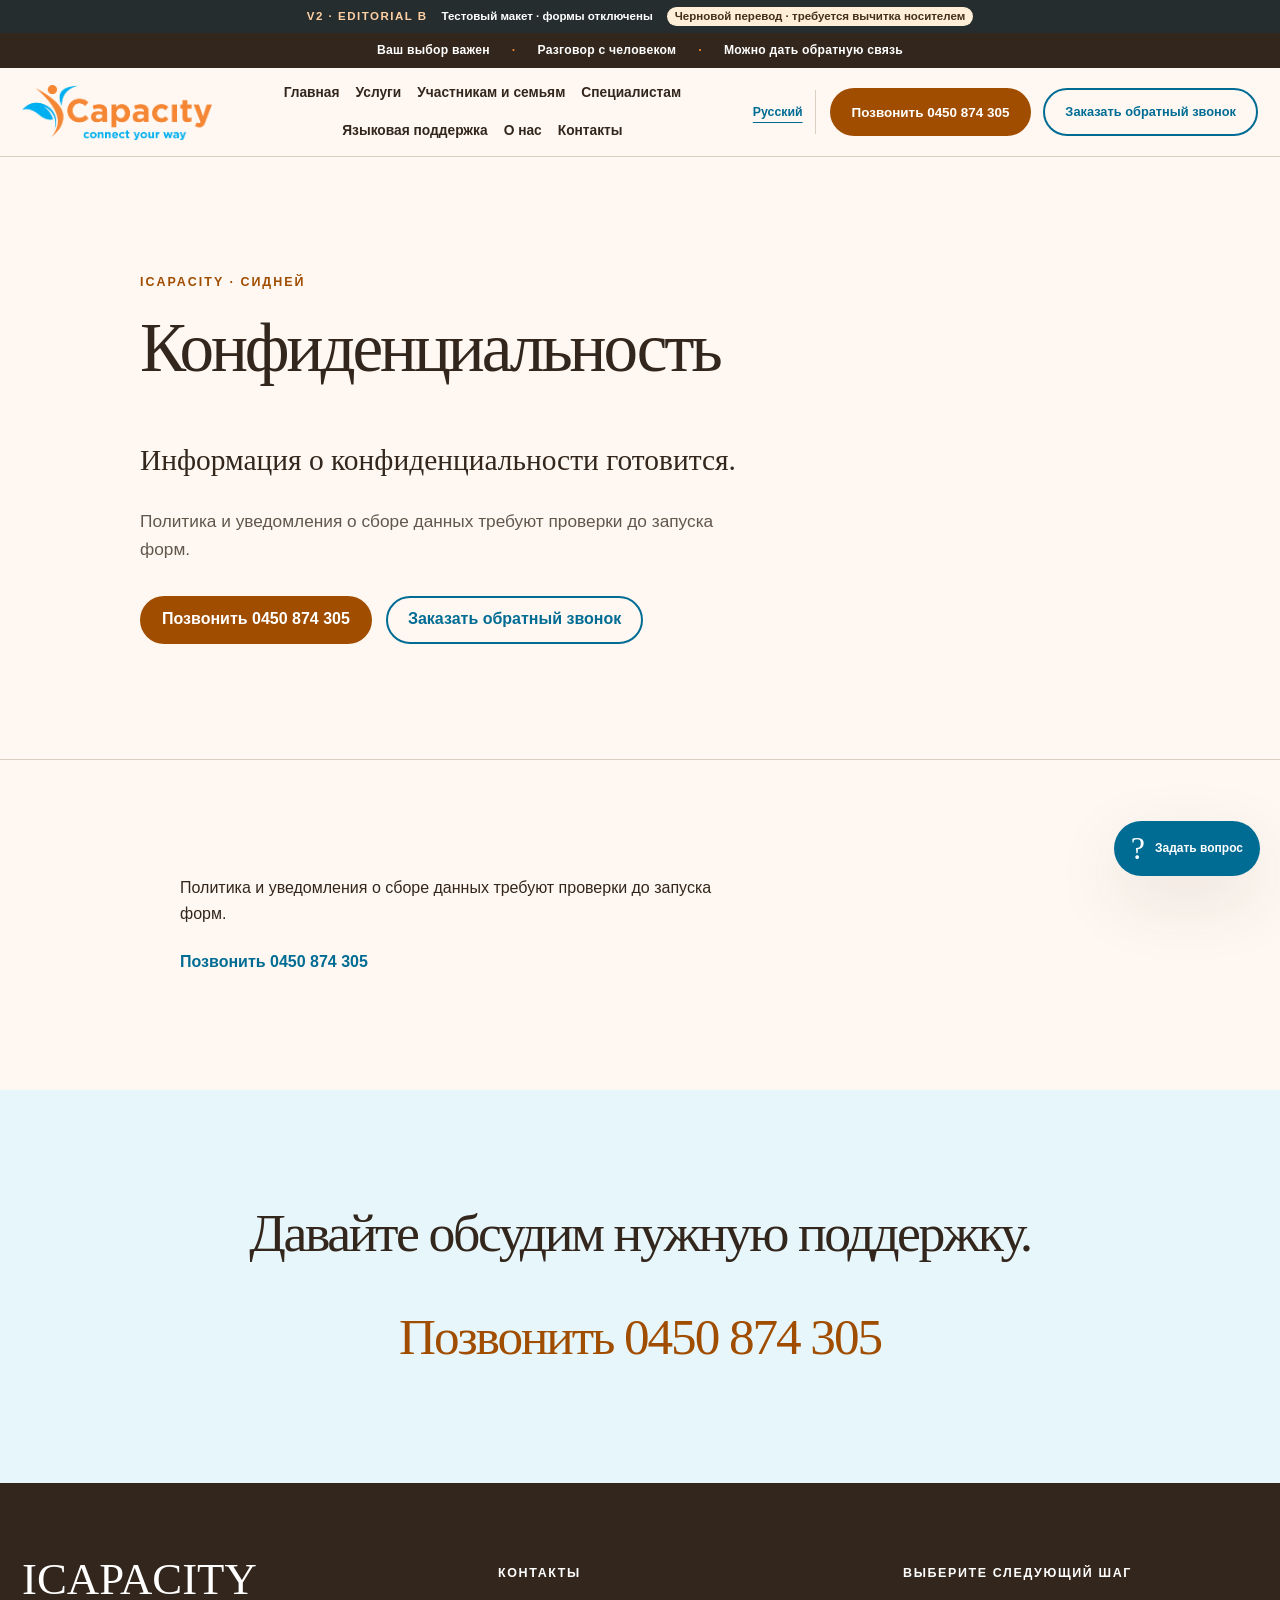
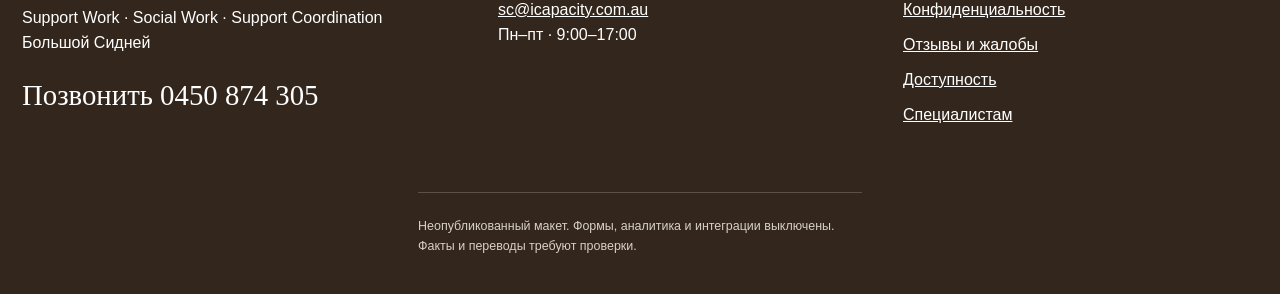
<file: privacy.html>
<!doctype html><html lang="ru"><head><meta charset="utf-8"><meta name="viewport" content="width=device-width,initial-scale=1"><meta name="robots" content="noindex,nofollow"><meta name="description" content="Local ICAPACITY V2 design B preview. Unpublished, forms disabled."><title>Конфиденциальность · ICAPACITY</title><link rel="stylesheet" href="styles.css"><script src="site.js" defer></script></head><body class="lang-ru page-privacy"><a class="skip-link" href="#main">Skip to content</a><div class="preview-ribbon"><span>V2 · EDITORIAL B</span><span>Тестовый макет · формы отключены</span><span class="draft-notice">Черновой перевод · требуется вычитка носителем</span></div><div class="promise-strip"><div class="container"><span>Ваш выбор важен</span><i aria-hidden="true">·</i><span>Разговор с человеком</span><i aria-hidden="true">·</i><span>Можно дать обратную связь</span></div></div><header class="site-header"><div class="container header-grid"><a class="brand" href="index.html" aria-label="ICAPACITY — Главная"><img src="assets/logo.png" alt="ICAPACITY logo candidate"></a><nav class="main-nav" aria-label="Primary"><a href="index.html">Главная</a><a href="index.html#services">Услуги</a><a href="families.html">Участникам и семьям</a><a href="referrers.html">Специалистам</a><a href="language-support.html">Языковая поддержка</a><a href="about.html">О нас</a><a href="contact.html">Контакты</a></nav><div class="header-actions"><div class="language-switch" aria-label="Язык сайта"><span lang="ru" aria-current="page">Русский</span></div><a class="button button-call header-phone" href="tel:+61450874305">Позвонить 0450 874 305</a><a class="button button-outline header-callback" href="index.html#callback">Заказать обратный звонок</a></div><details class="mobile-menu"><summary>Меню</summary><nav aria-label="Mobile"><a href="index.html">Главная</a><a href="index.html#services">Услуги</a><a href="families.html">Участникам и семьям</a><a href="referrers.html">Специалистам</a><a href="language-support.html">Языковая поддержка</a><a href="about.html">О нас</a><a href="contact.html">Контакты</a><div class="mobile-languages"><span lang="ru" aria-current="page">Русский</span></div></nav></details></div></header><main id="main"><section class="inner-hero"><div class="container"><p class="eyebrow">ICAPACITY · Сидней</p><h1>Конфиденциальность</h1><p class="inner-lead">Информация о конфиденциальности готовится.</p><p>Политика и уведомления о сборе данных требуют проверки до запуска форм.</p><div class="inner-actions"><a class="button button-call" href="tel:+61450874305">Позвонить 0450 874 305</a><a class="button button-outline" href="index.html#callback">Заказать обратный звонок</a></div></div></section><section class="section"><div class="container narrow"><p>Политика и уведомления о сборе данных требуют проверки до запуска форм.</p><p class="section-call"><a class="inline-call" href="tel:+61450874305">Позвонить 0450 874 305</a></p></div></section><section class="section small-end"><div class="container"><h2>Давайте обсудим нужную поддержку.</h2><a class="giant-phone" href="tel:+61450874305">Позвонить 0450 874 305</a></div></section></main><footer class="site-footer"><div class="container footer-grid"><div><a class="footer-brand" href="index.html">ICAPACITY</a><p>Support Work · Social Work · Support Coordination<br>Большой Сидней</p><a class="footer-phone" href="tel:+61450874305">Позвонить 0450 874 305</a></div><div><h2>Контакты</h2><a href="mailto:sc@icapacity.com.au">sc@icapacity.com.au</a><p>Пн–пт · 9:00–17:00</p></div><nav aria-label="Footer"><h2>Выберите следующий шаг</h2><a href="privacy.html">Конфиденциальность</a><a href="feedback.html">Отзывы и жалобы</a><a href="accessibility.html">Доступность</a><a href="referrers.html">Специалистам</a></nav></div><p class="container footer-note">Неопубликованный макет. Формы, аналитика и интеграции выключены. Факты и переводы требуют проверки.</p></footer><div class="mobile-callbar"><a class="button button-call" href="tel:+61450874305">Позвонить<span>0450 874 305</span></a><a class="button button-outline" href="index.html#callback">Перезвоните мне</a></div><a class="question-float" href="contact.html#question" aria-label="Задать вопрос"><span aria-hidden="true">?</span><span class="question-label">Задать вопрос</span></a></body></html>
</file>
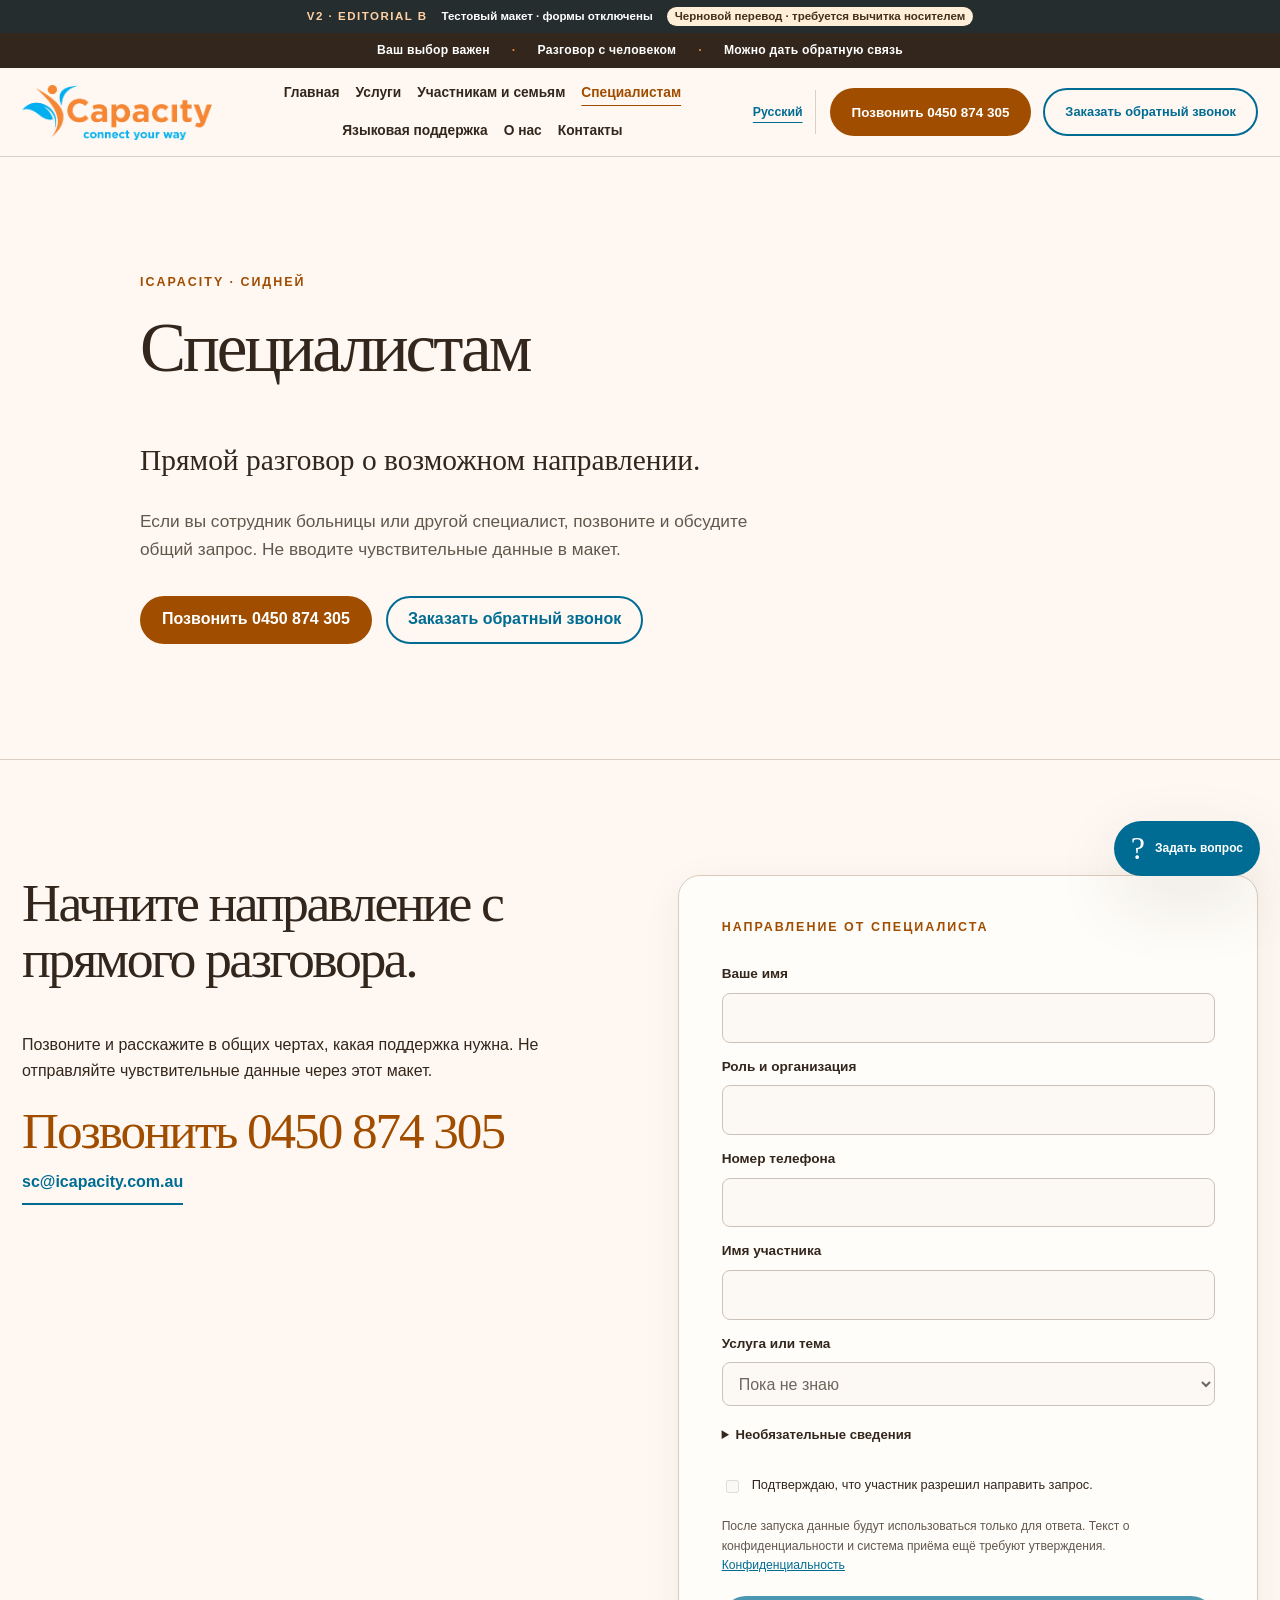
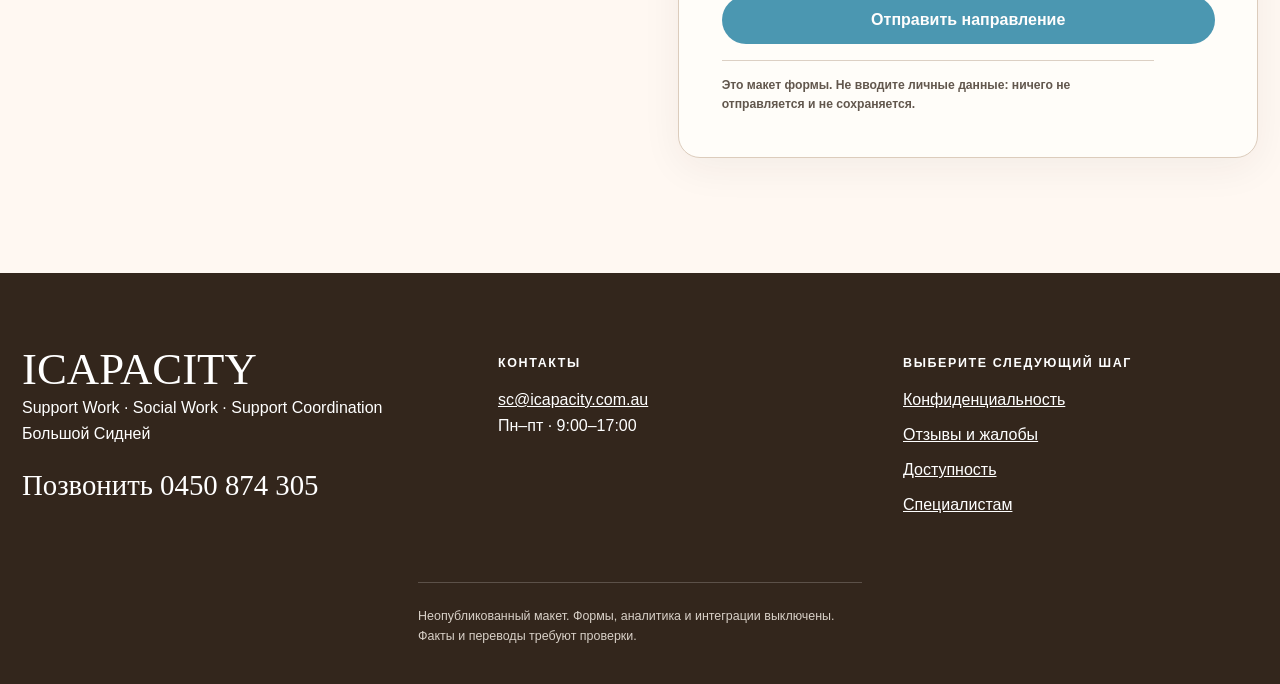
<file: referrers.html>
<!doctype html><html lang="ru"><head><meta charset="utf-8"><meta name="viewport" content="width=device-width,initial-scale=1"><meta name="robots" content="noindex,nofollow"><meta name="description" content="Local ICAPACITY V2 design B preview. Unpublished, forms disabled."><title>Специалистам · ICAPACITY</title><link rel="stylesheet" href="styles.css"><script src="site.js" defer></script></head><body class="lang-ru page-referrers"><a class="skip-link" href="#main">Skip to content</a><div class="preview-ribbon"><span>V2 · EDITORIAL B</span><span>Тестовый макет · формы отключены</span><span class="draft-notice">Черновой перевод · требуется вычитка носителем</span></div><div class="promise-strip"><div class="container"><span>Ваш выбор важен</span><i aria-hidden="true">·</i><span>Разговор с человеком</span><i aria-hidden="true">·</i><span>Можно дать обратную связь</span></div></div><header class="site-header"><div class="container header-grid"><a class="brand" href="index.html" aria-label="ICAPACITY — Главная"><img src="assets/logo.png" alt="ICAPACITY logo candidate"></a><nav class="main-nav" aria-label="Primary"><a href="index.html">Главная</a><a href="index.html#services">Услуги</a><a href="families.html">Участникам и семьям</a><a href="referrers.html" aria-current="page">Специалистам</a><a href="language-support.html">Языковая поддержка</a><a href="about.html">О нас</a><a href="contact.html">Контакты</a></nav><div class="header-actions"><div class="language-switch" aria-label="Язык сайта"><span lang="ru" aria-current="page">Русский</span></div><a class="button button-call header-phone" href="tel:+61450874305">Позвонить 0450 874 305</a><a class="button button-outline header-callback" href="index.html#callback">Заказать обратный звонок</a></div><details class="mobile-menu"><summary>Меню</summary><nav aria-label="Mobile"><a href="index.html">Главная</a><a href="index.html#services">Услуги</a><a href="families.html">Участникам и семьям</a><a href="referrers.html" aria-current="page">Специалистам</a><a href="language-support.html">Языковая поддержка</a><a href="about.html">О нас</a><a href="contact.html">Контакты</a><div class="mobile-languages"><span lang="ru" aria-current="page">Русский</span></div></nav></details></div></header><main id="main"><section class="inner-hero"><div class="container"><p class="eyebrow">ICAPACITY · Сидней</p><h1>Специалистам</h1><p class="inner-lead">Прямой разговор о возможном направлении.</p><p>Если вы сотрудник больницы или другой специалист, позвоните и обсудите общий запрос. Не вводите чувствительные данные в макет.</p><div class="inner-actions"><a class="button button-call" href="tel:+61450874305">Позвонить 0450 874 305</a><a class="button button-outline" href="index.html#callback">Заказать обратный звонок</a></div></div></section><section class="section"><div class="container split"><div><h2>Начните направление с прямого разговора.</h2><p>Позвоните и расскажите в общих чертах, какая поддержка нужна. Не отправляйте чувствительные данные через этот макет.</p><a class="giant-phone" href="tel:+61450874305">Позвонить 0450 874 305</a><p><a class="text-link" href="mailto:sc@icapacity.com.au">sc@icapacity.com.au</a></p></div><div class="form-shell" id="referral"><p class="eyebrow">Направление от специалиста</p><form action="#" method="post" novalidate><fieldset disabled><legend class="sr-only">Направление от специалиста — демонстрационная форма отключена</legend><input type="hidden" name="lang" value="ru"><input type="hidden" name="cta_location" value="referral"><label for="form-referral-name">Ваше имя</label><input id="form-referral-name" type="text" autocomplete="off"><label for="form-referral-org">Роль и организация</label><input id="form-referral-org" type="text" autocomplete="off"><label for="form-referral-phone">Номер телефона</label><input id="form-referral-phone" type="tel" inputmode="tel" autocomplete="off"><label for="form-referral-participant">Имя участника</label><input id="form-referral-participant" type="text" autocomplete="off"><label for="form-referral-topic">Услуга или тема</label><select id="form-referral-topic"><option>Пока не знаю</option><option>Support Work</option><option>Social Work</option><option>Support Coordination</option></select><details class="optional-fields"><summary>Необязательные сведения</summary><label for="form-referral-lang">Удобный язык</label><select id="form-referral-lang"><option>Не указано</option><option>English</option><option>Русский</option><option>Srpski</option><option>Македонски</option></select><label for="form-referral-question">Ваш вопрос</label><textarea id="form-referral-question" maxlength="500" rows="3"></textarea></details><label class="consent"><input type="checkbox">Подтверждаю, что участник разрешил направить запрос.</label><p class="collection-notice">После запуска данные будут использоваться только для ответа. Текст о конфиденциальности и система приёма ещё требуют утверждения. <a href="privacy.html">Конфиденциальность</a></p><button class="button button-primary" type="button" disabled>Отправить направление</button></fieldset></form><p class="form-warning" role="note">Это макет формы. Не вводите личные данные: ничего не отправляется и не сохраняется.</p></div></div></section></main><footer class="site-footer"><div class="container footer-grid"><div><a class="footer-brand" href="index.html">ICAPACITY</a><p>Support Work · Social Work · Support Coordination<br>Большой Сидней</p><a class="footer-phone" href="tel:+61450874305">Позвонить 0450 874 305</a></div><div><h2>Контакты</h2><a href="mailto:sc@icapacity.com.au">sc@icapacity.com.au</a><p>Пн–пт · 9:00–17:00</p></div><nav aria-label="Footer"><h2>Выберите следующий шаг</h2><a href="privacy.html">Конфиденциальность</a><a href="feedback.html">Отзывы и жалобы</a><a href="accessibility.html">Доступность</a><a href="referrers.html">Специалистам</a></nav></div><p class="container footer-note">Неопубликованный макет. Формы, аналитика и интеграции выключены. Факты и переводы требуют проверки.</p></footer><div class="mobile-callbar"><a class="button button-call" href="tel:+61450874305">Позвонить<span>0450 874 305</span></a><a class="button button-outline" href="index.html#callback">Перезвоните мне</a></div><a class="question-float" href="contact.html#question" aria-label="Задать вопрос"><span aria-hidden="true">?</span><span class="question-label">Задать вопрос</span></a></body></html>
</file>
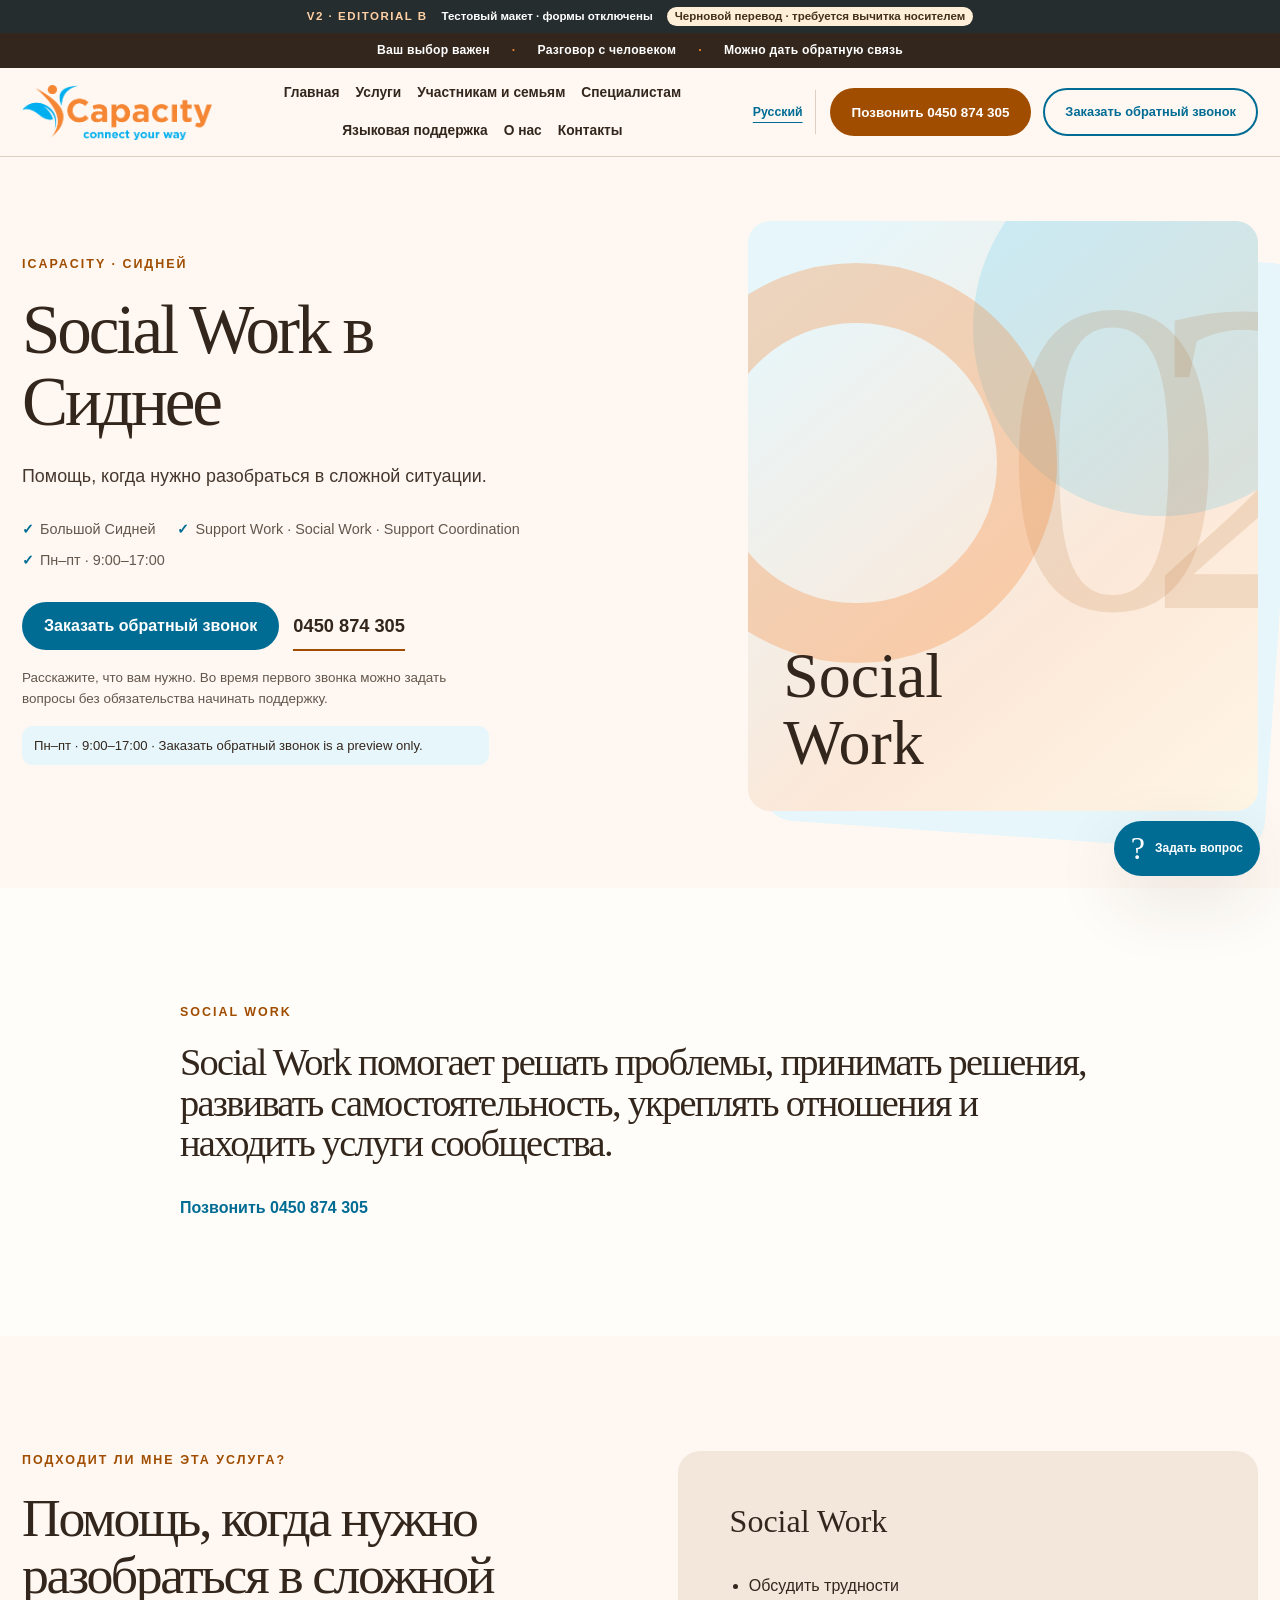
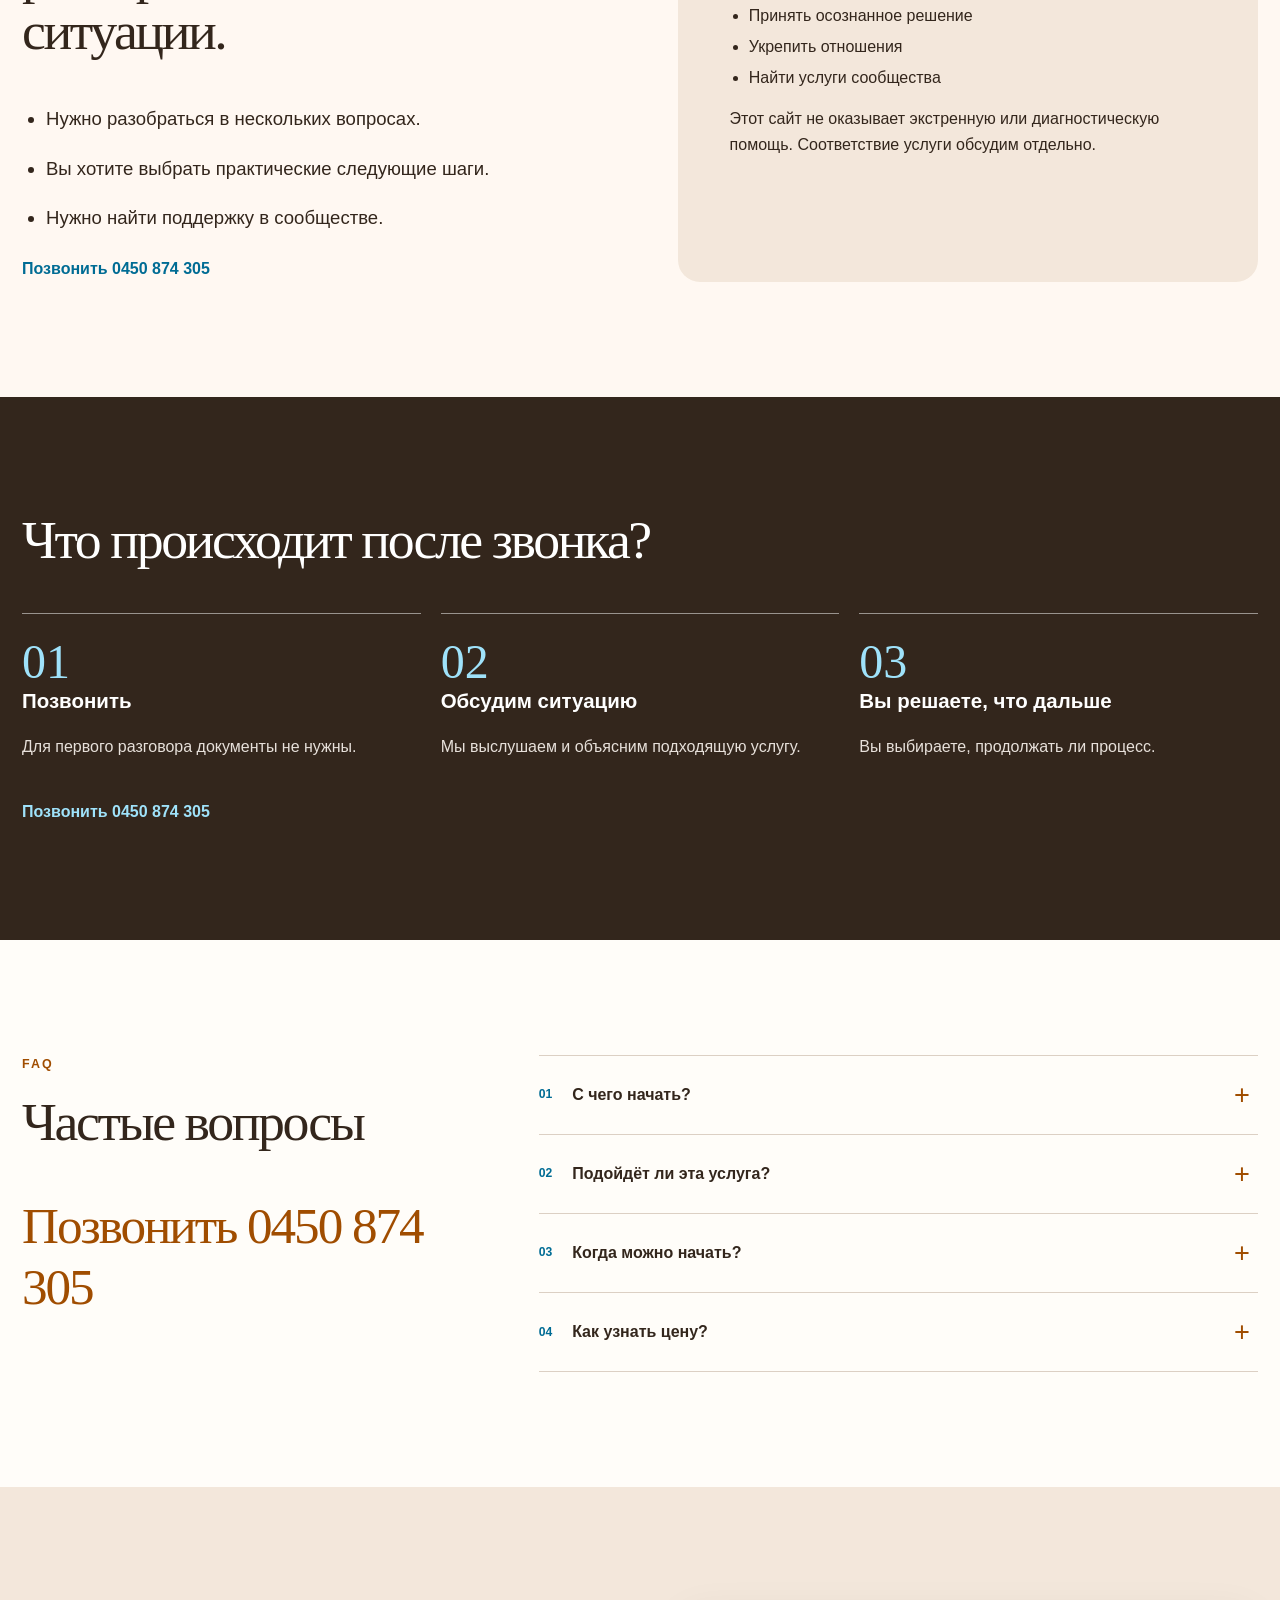
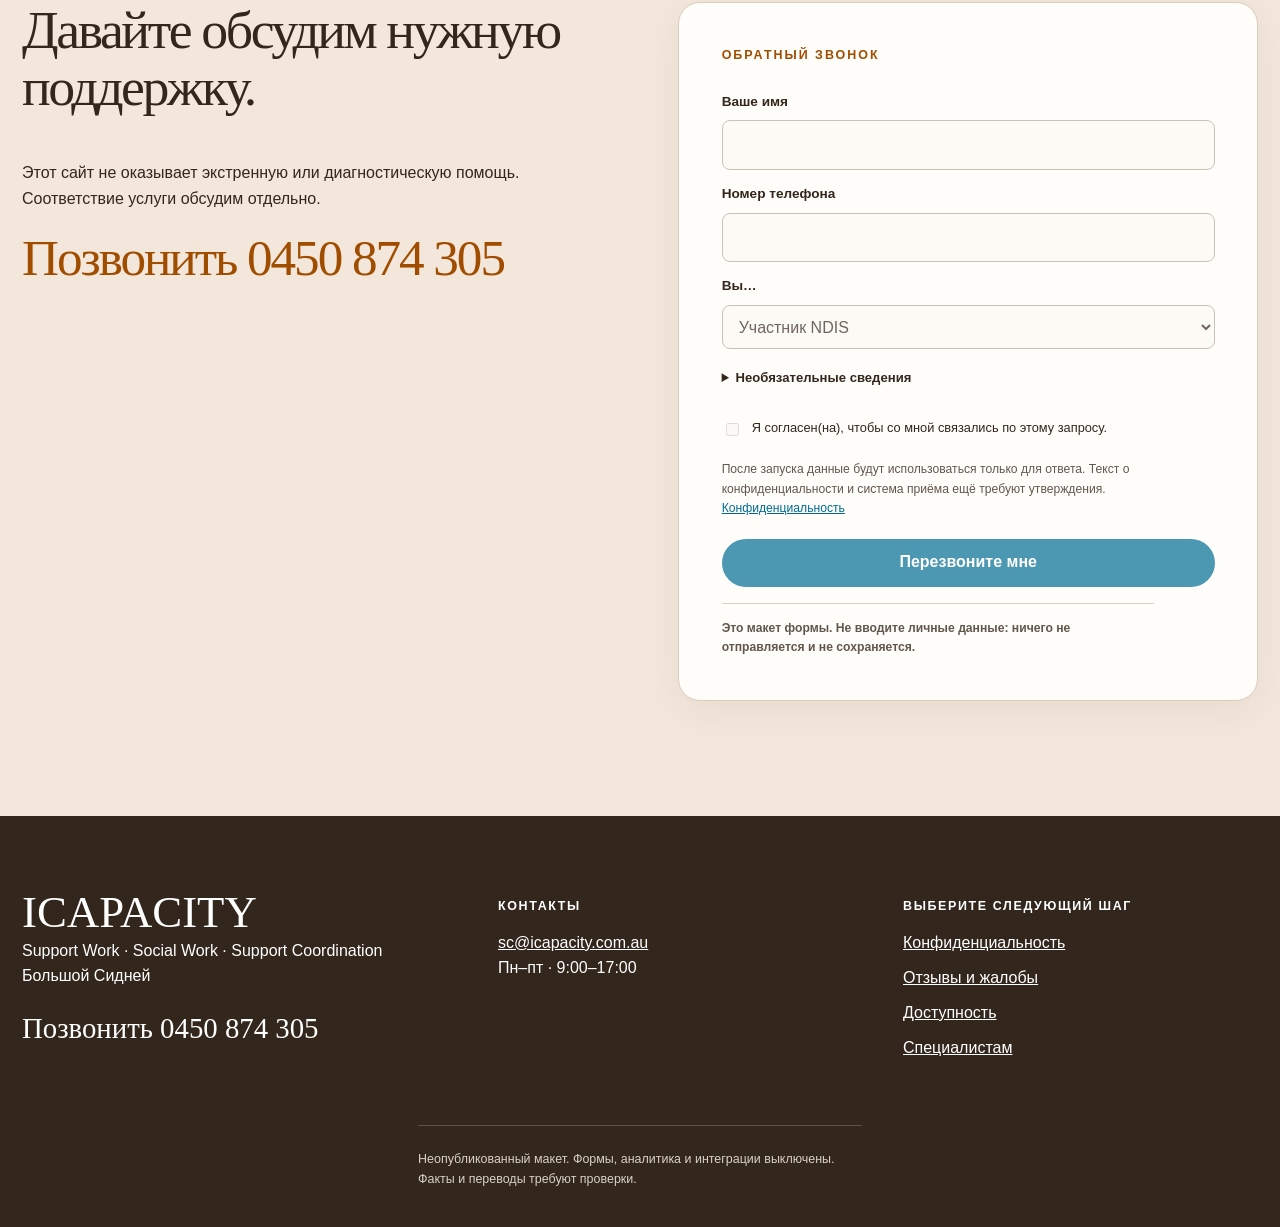
<file: social-work.html>
<!doctype html><html lang="ru"><head><meta charset="utf-8"><meta name="viewport" content="width=device-width,initial-scale=1"><meta name="robots" content="noindex,nofollow"><meta name="description" content="Local ICAPACITY V2 design B preview. Unpublished, forms disabled."><title>Social Work · ICAPACITY</title><link rel="stylesheet" href="styles.css"><script src="site.js" defer></script></head><body class="lang-ru page-social-work"><a class="skip-link" href="#main">Skip to content</a><div class="preview-ribbon"><span>V2 · EDITORIAL B</span><span>Тестовый макет · формы отключены</span><span class="draft-notice">Черновой перевод · требуется вычитка носителем</span></div><div class="promise-strip"><div class="container"><span>Ваш выбор важен</span><i aria-hidden="true">·</i><span>Разговор с человеком</span><i aria-hidden="true">·</i><span>Можно дать обратную связь</span></div></div><header class="site-header"><div class="container header-grid"><a class="brand" href="index.html" aria-label="ICAPACITY — Главная"><img src="assets/logo.png" alt="ICAPACITY logo candidate"></a><nav class="main-nav" aria-label="Primary"><a href="index.html">Главная</a><a href="index.html#services">Услуги</a><a href="families.html">Участникам и семьям</a><a href="referrers.html">Специалистам</a><a href="language-support.html">Языковая поддержка</a><a href="about.html">О нас</a><a href="contact.html">Контакты</a></nav><div class="header-actions"><div class="language-switch" aria-label="Язык сайта"><span lang="ru" aria-current="page">Русский</span></div><a class="button button-call header-phone" href="tel:+61450874305">Позвонить 0450 874 305</a><a class="button button-outline header-callback" href="index.html#callback">Заказать обратный звонок</a></div><details class="mobile-menu"><summary>Меню</summary><nav aria-label="Mobile"><a href="index.html">Главная</a><a href="index.html#services">Услуги</a><a href="families.html">Участникам и семьям</a><a href="referrers.html">Специалистам</a><a href="language-support.html">Языковая поддержка</a><a href="about.html">О нас</a><a href="contact.html">Контакты</a><div class="mobile-languages"><span lang="ru" aria-current="page">Русский</span></div></nav></details></div></header><main id="main"><section class="hero service-hero"><div class="container hero-grid"><div class="hero-copy"><p class="eyebrow">ICAPACITY · Сидней</p><h1>Social Work в Сиднее</h1><p class="hero-lead">Помощь, когда нужно разобраться в сложной ситуации.</p><ul class="hero-points"><li>Большой Сидней</li><li>Support Work · Social Work · Support Coordination</li><li>Пн–пт · 9:00–17:00</li></ul><div class="hero-actions"><a class="button button-call mobile-hero-call" href="tel:+61450874305">Позвонить 0450 874 305</a><a class="button button-primary desktop-hero-callback" href="index.html#callback">Заказать обратный звонок</a><a class="button button-outline mobile-hero-callback" href="index.html#callback">Заказать обратный звонок</a><a class="hero-number" href="tel:+61450874305">0450 874 305</a></div><p class="hero-micro">Расскажите, что вам нужно. Во время первого звонка можно задать вопросы без обязательства начинать поддержку.</p><p class="after-hours" hidden data-after-hours>Пн–пт · 9:00–17:00 · Заказать обратный звонок is a preview only.</p></div><div class="hero-media"><div class="media-backdrop"></div><div class="service-graphic" aria-hidden="true"><span>02</span><strong>Social Work</strong></div></div></div></section><section class="section service-intro"><div class="container narrow"><p class="eyebrow">Social Work</p><h2>Social Work помогает решать проблемы, принимать решения, развивать самостоятельность, укреплять отношения и находить услуги сообщества.</h2><p class="section-call"><a class="inline-call" href="tel:+61450874305">Позвонить 0450 874 305</a></p></div></section><section class="section service-fit"><div class="container split"><div><p class="eyebrow">Подходит ли мне эта услуга?</p><h2>Помощь, когда нужно разобраться в сложной ситуации.</h2><ul class="large-list"><li>Нужно разобраться в нескольких вопросах.</li><li>Вы хотите выбрать практические следующие шаги.</li><li>Нужно найти поддержку в сообществе.</li></ul><p class="section-call"><a class="inline-call" href="tel:+61450874305">Позвонить 0450 874 305</a></p></div><div class="soft-panel"><h3>Social Work</h3><ul><li>Обсудить трудности</li><li>Принять осознанное решение</li><li>Укрепить отношения</li><li>Найти услуги сообщества</li></ul><p>Этот сайт не оказывает экстренную или диагностическую помощь. Соответствие услуги обсудим отдельно.</p></div></div></section><section class="section process-mini"><div class="container"><h2>Что происходит после звонка?</h2><div class="three-steps"><div><strong>01</strong><h3>Позвонить</h3><p>Для первого разговора документы не нужны.</p></div><div><strong>02</strong><h3>Обсудим ситуацию</h3><p>Мы выслушаем и объясним подходящую услугу.</p></div><div><strong>03</strong><h3>Вы решаете, что дальше</h3><p>Вы выбираете, продолжать ли процесс.</p></div></div><p class="section-call"><a class="inline-call" href="tel:+61450874305">Позвонить 0450 874 305</a></p></div></section><section class="section faq-section" id="faq"><div class="container faq-grid"><div><p class="eyebrow">FAQ</p><h2>Частые вопросы</h2><a class="giant-phone" href="tel:+61450874305">Позвонить 0450 874 305</a></div><div><details class="faq-item"><summary><span>01</span>С чего начать?</summary><p>Позвоните нам и кратко расскажите, что вам нужно.</p><p class="section-call"><a class="inline-call" href="tel:+61450874305">Позвонить 0450 874 305</a></p></details><details class="faq-item"><summary><span>02</span>Подойдёт ли эта услуга?</summary><p>Мы обсудим вашу ситуацию и объясним, что нужно проверить.</p><p class="section-call"><a class="inline-call" href="tel:+61450874305">Позвонить 0450 874 305</a></p></details><details class="faq-item"><summary><span>03</span>Когда можно начать?</summary><p>Доступность нужно уточнять по телефону.</p><p class="section-call"><a class="inline-call" href="tel:+61450874305">Позвонить 0450 874 305</a></p></details><details class="faq-item"><summary><span>04</span>Как узнать цену?</summary><p>Мы объясним условия до начала услуги.</p><p class="section-call"><a class="inline-call" href="tel:+61450874305">Позвонить 0450 874 305</a></p></details></div></div></section><section class="section service-end"><div class="container split"><div><h2>Давайте обсудим нужную поддержку.</h2><p>Этот сайт не оказывает экстренную или диагностическую помощь. Соответствие услуги обсудим отдельно.</p><a class="giant-phone" href="tel:+61450874305">Позвонить 0450 874 305</a></div><div class="form-shell" id="callback"><p class="eyebrow">Обратный звонок</p><form action="#" method="post" novalidate><fieldset disabled><legend class="sr-only">Обратный звонок — демонстрационная форма отключена</legend><input type="hidden" name="lang" value="ru"><input type="hidden" name="cta_location" value="callback"><label for="form-callback-name">Ваше имя</label><input id="form-callback-name" type="text" autocomplete="off"><label for="form-callback-phone">Номер телефона</label><input id="form-callback-phone" type="tel" inputmode="tel" autocomplete="off"><label for="form-callback-role">Вы…</label><select id="form-callback-role"><option>Участник NDIS</option><option>Родственник или опекун</option><option>Специалист</option><option>Другое</option></select><details class="optional-fields"><summary>Необязательные сведения</summary><label for="form-callback-topic">Услуга или тема</label><select id="form-callback-topic"><option>Пока не знаю</option><option>Support Work</option><option>Social Work</option><option>Support Coordination</option></select><label for="form-callback-lang">Удобный язык</label><select id="form-callback-lang"><option>Не указано</option><option>English</option><option>Русский</option><option>Srpski</option><option>Македонски</option></select></details><label class="consent"><input type="checkbox">Я согласен(на), чтобы со мной связались по этому запросу.</label><p class="collection-notice">После запуска данные будут использоваться только для ответа. Текст о конфиденциальности и система приёма ещё требуют утверждения. <a href="privacy.html">Конфиденциальность</a></p><button class="button button-primary" type="button" disabled>Перезвоните мне</button></fieldset></form><p class="form-warning" role="note">Это макет формы. Не вводите личные данные: ничего не отправляется и не сохраняется.</p></div></div></section></main><footer class="site-footer"><div class="container footer-grid"><div><a class="footer-brand" href="index.html">ICAPACITY</a><p>Support Work · Social Work · Support Coordination<br>Большой Сидней</p><a class="footer-phone" href="tel:+61450874305">Позвонить 0450 874 305</a></div><div><h2>Контакты</h2><a href="mailto:sc@icapacity.com.au">sc@icapacity.com.au</a><p>Пн–пт · 9:00–17:00</p></div><nav aria-label="Footer"><h2>Выберите следующий шаг</h2><a href="privacy.html">Конфиденциальность</a><a href="feedback.html">Отзывы и жалобы</a><a href="accessibility.html">Доступность</a><a href="referrers.html">Специалистам</a></nav></div><p class="container footer-note">Неопубликованный макет. Формы, аналитика и интеграции выключены. Факты и переводы требуют проверки.</p></footer><div class="mobile-callbar"><a class="button button-call" href="tel:+61450874305">Позвонить<span>0450 874 305</span></a><a class="button button-outline" href="index.html#callback">Перезвоните мне</a></div><a class="question-float" href="contact.html#question" aria-label="Задать вопрос"><span aria-hidden="true">?</span><span class="question-label">Задать вопрос</span></a></body></html>
</file>
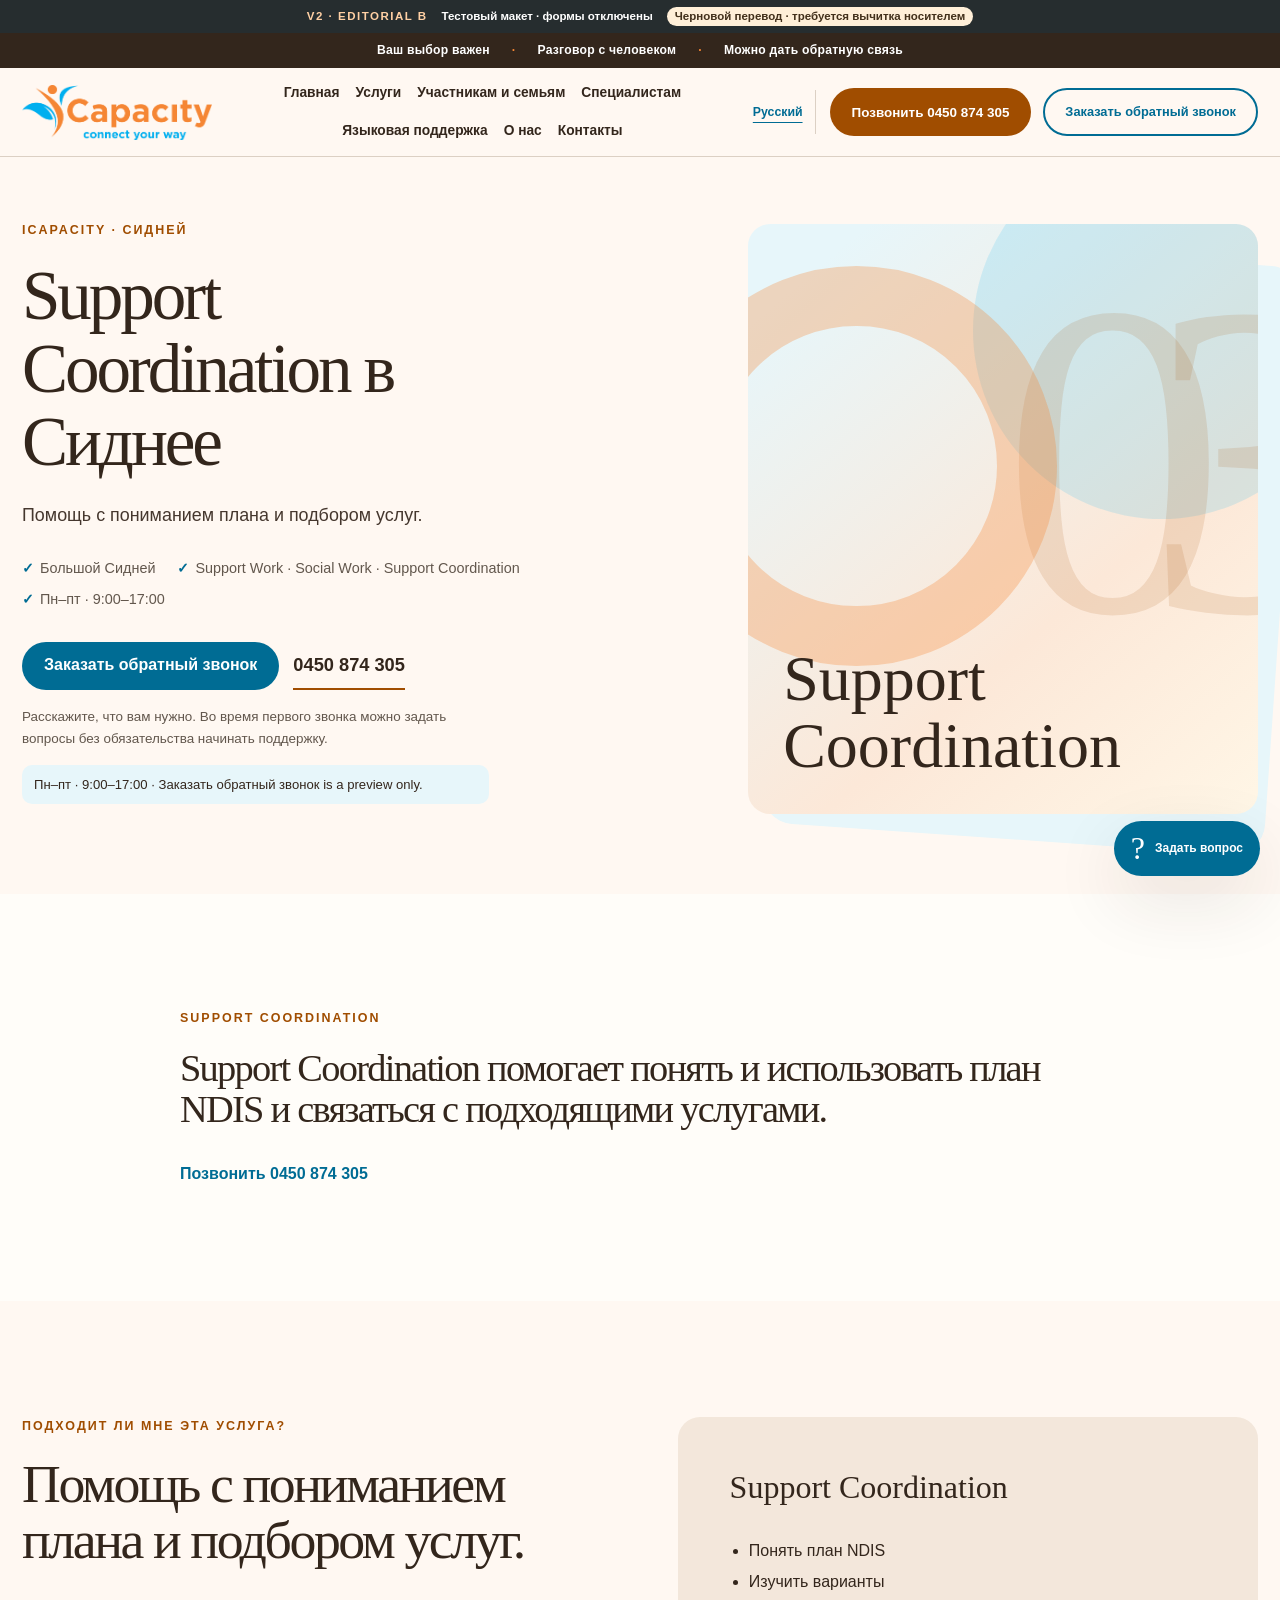
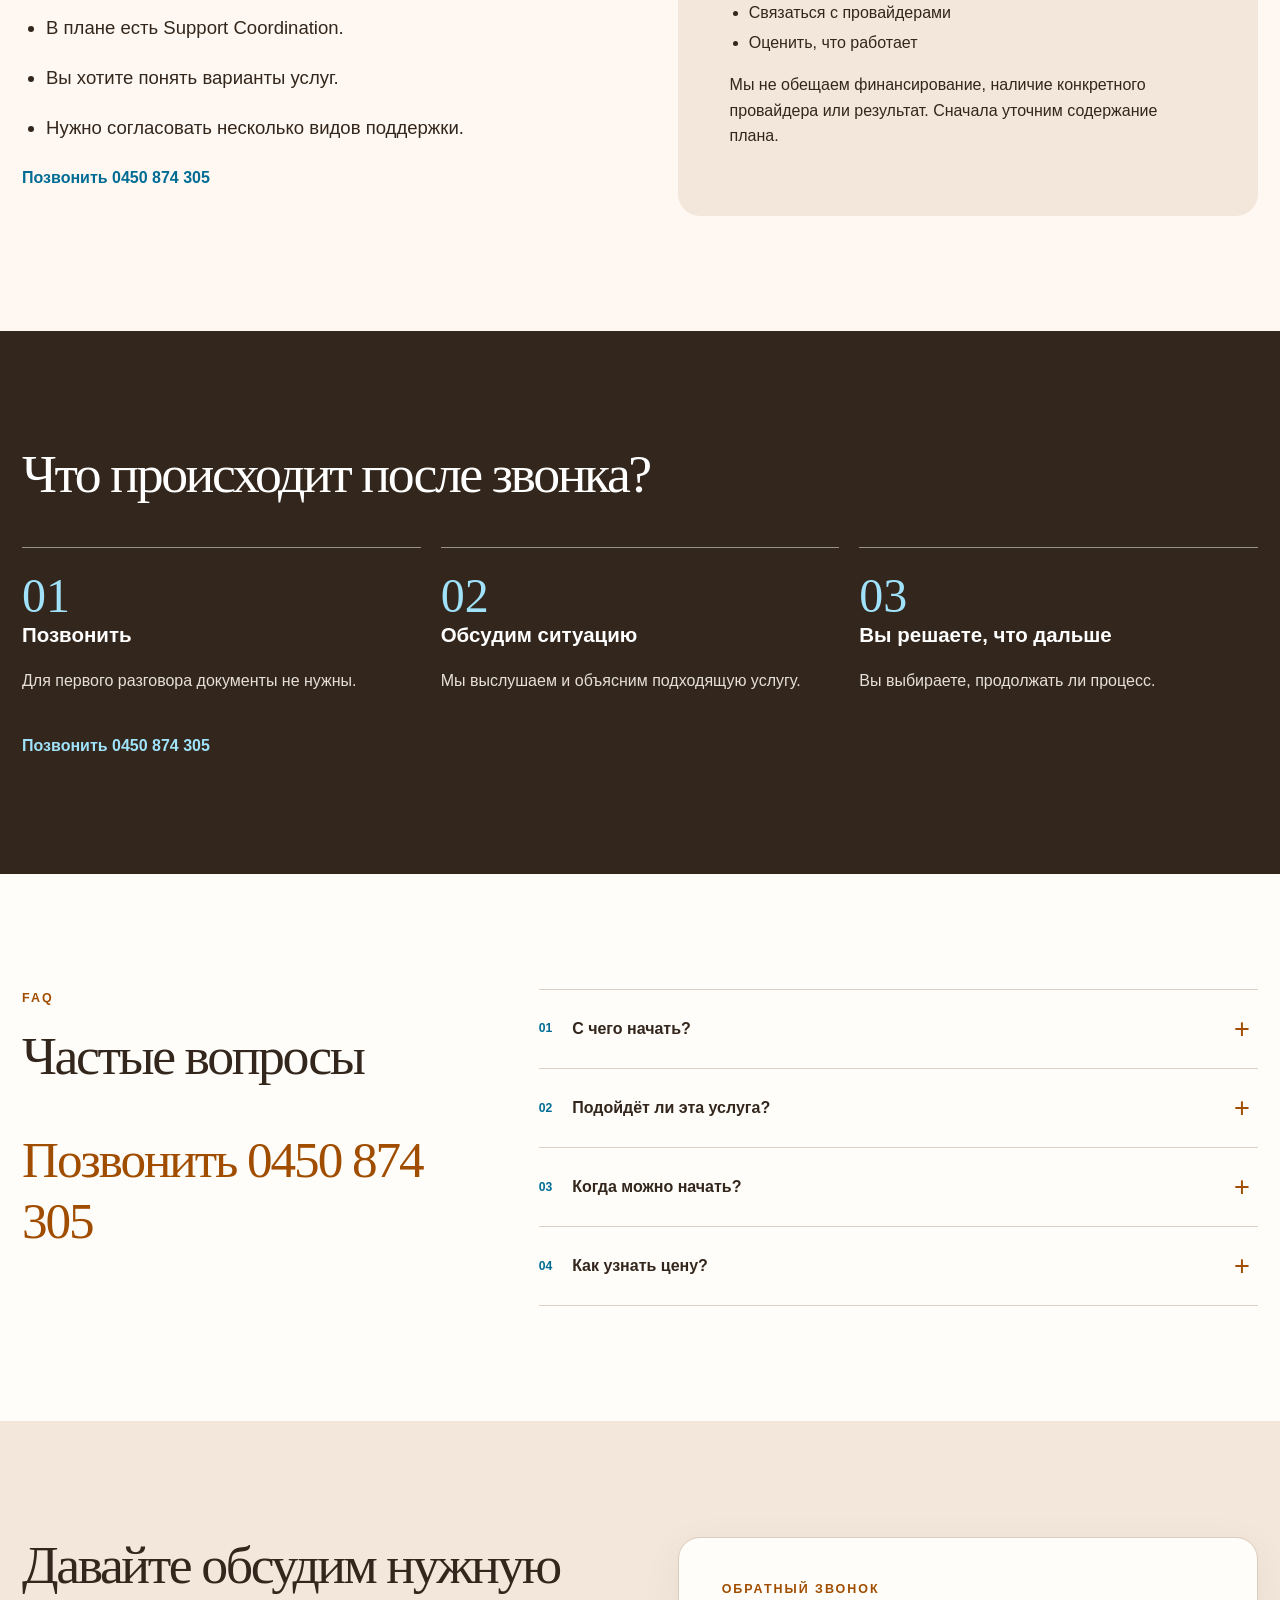
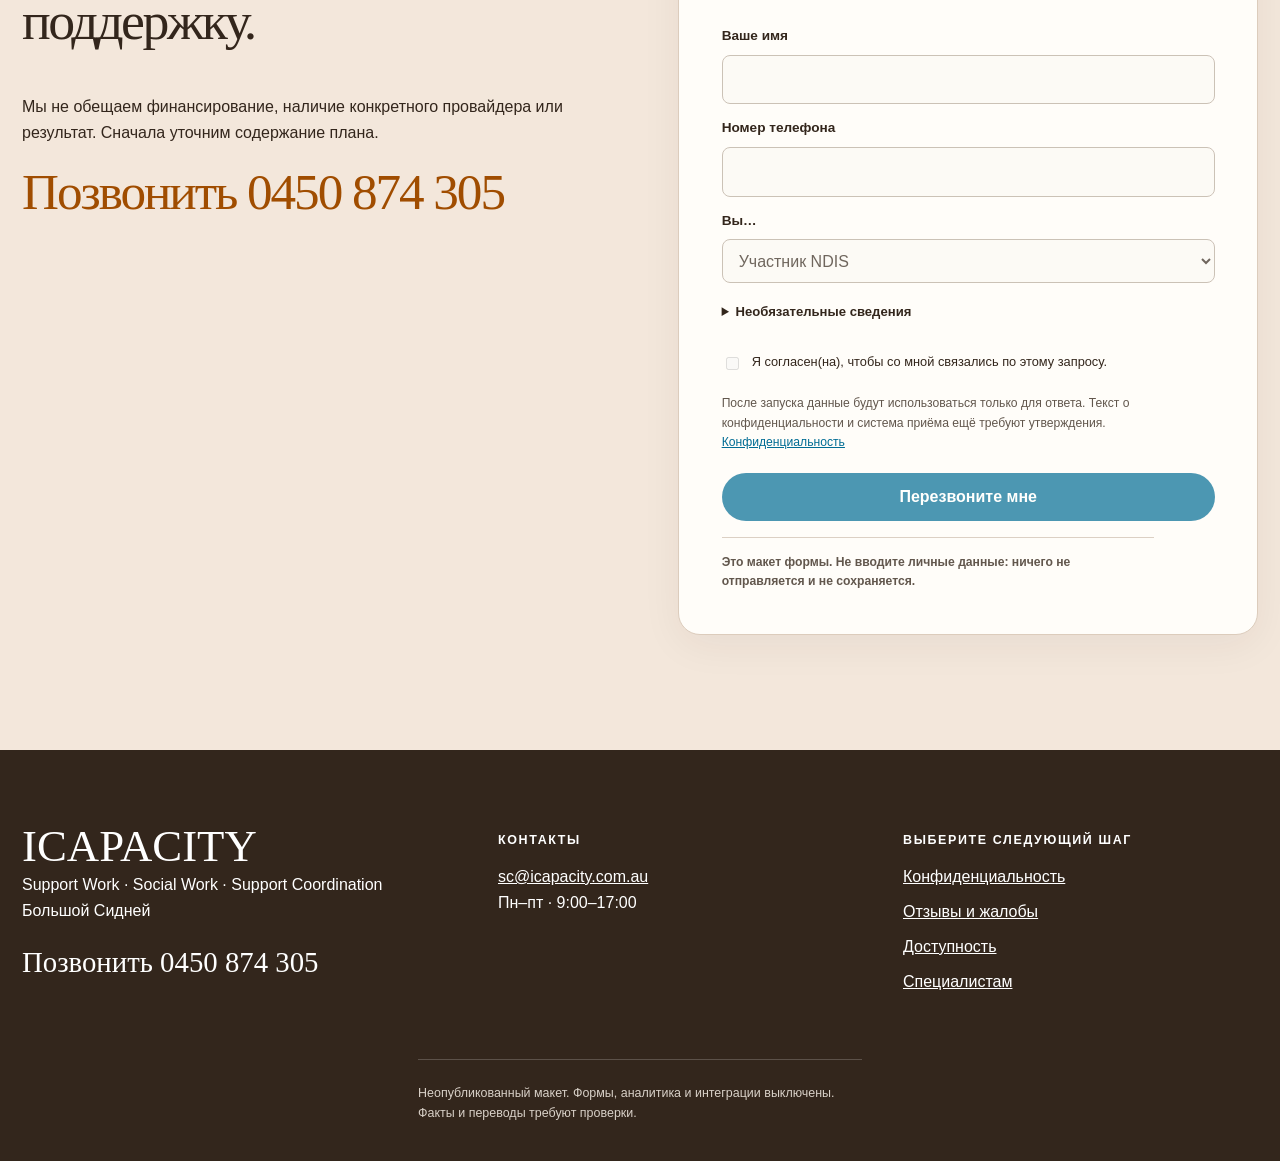
<file: support-coordination.html>
<!doctype html><html lang="ru"><head><meta charset="utf-8"><meta name="viewport" content="width=device-width,initial-scale=1"><meta name="robots" content="noindex,nofollow"><meta name="description" content="Local ICAPACITY V2 design B preview. Unpublished, forms disabled."><title>Support Coordination · ICAPACITY</title><link rel="stylesheet" href="styles.css"><script src="site.js" defer></script></head><body class="lang-ru page-support-coordination"><a class="skip-link" href="#main">Skip to content</a><div class="preview-ribbon"><span>V2 · EDITORIAL B</span><span>Тестовый макет · формы отключены</span><span class="draft-notice">Черновой перевод · требуется вычитка носителем</span></div><div class="promise-strip"><div class="container"><span>Ваш выбор важен</span><i aria-hidden="true">·</i><span>Разговор с человеком</span><i aria-hidden="true">·</i><span>Можно дать обратную связь</span></div></div><header class="site-header"><div class="container header-grid"><a class="brand" href="index.html" aria-label="ICAPACITY — Главная"><img src="assets/logo.png" alt="ICAPACITY logo candidate"></a><nav class="main-nav" aria-label="Primary"><a href="index.html">Главная</a><a href="index.html#services">Услуги</a><a href="families.html">Участникам и семьям</a><a href="referrers.html">Специалистам</a><a href="language-support.html">Языковая поддержка</a><a href="about.html">О нас</a><a href="contact.html">Контакты</a></nav><div class="header-actions"><div class="language-switch" aria-label="Язык сайта"><span lang="ru" aria-current="page">Русский</span></div><a class="button button-call header-phone" href="tel:+61450874305">Позвонить 0450 874 305</a><a class="button button-outline header-callback" href="index.html#callback">Заказать обратный звонок</a></div><details class="mobile-menu"><summary>Меню</summary><nav aria-label="Mobile"><a href="index.html">Главная</a><a href="index.html#services">Услуги</a><a href="families.html">Участникам и семьям</a><a href="referrers.html">Специалистам</a><a href="language-support.html">Языковая поддержка</a><a href="about.html">О нас</a><a href="contact.html">Контакты</a><div class="mobile-languages"><span lang="ru" aria-current="page">Русский</span></div></nav></details></div></header><main id="main"><section class="hero service-hero"><div class="container hero-grid"><div class="hero-copy"><p class="eyebrow">ICAPACITY · Сидней</p><h1>Support Coordination в Сиднее</h1><p class="hero-lead">Помощь с пониманием плана и подбором услуг.</p><ul class="hero-points"><li>Большой Сидней</li><li>Support Work · Social Work · Support Coordination</li><li>Пн–пт · 9:00–17:00</li></ul><div class="hero-actions"><a class="button button-call mobile-hero-call" href="tel:+61450874305">Позвонить 0450 874 305</a><a class="button button-primary desktop-hero-callback" href="index.html#callback">Заказать обратный звонок</a><a class="button button-outline mobile-hero-callback" href="index.html#callback">Заказать обратный звонок</a><a class="hero-number" href="tel:+61450874305">0450 874 305</a></div><p class="hero-micro">Расскажите, что вам нужно. Во время первого звонка можно задать вопросы без обязательства начинать поддержку.</p><p class="after-hours" hidden data-after-hours>Пн–пт · 9:00–17:00 · Заказать обратный звонок is a preview only.</p></div><div class="hero-media"><div class="media-backdrop"></div><div class="service-graphic" aria-hidden="true"><span>03</span><strong>Support Coordination</strong></div></div></div></section><section class="section service-intro"><div class="container narrow"><p class="eyebrow">Support Coordination</p><h2>Support Coordination помогает понять и использовать план NDIS и связаться с подходящими услугами.</h2><p class="section-call"><a class="inline-call" href="tel:+61450874305">Позвонить 0450 874 305</a></p></div></section><section class="section service-fit"><div class="container split"><div><p class="eyebrow">Подходит ли мне эта услуга?</p><h2>Помощь с пониманием плана и подбором услуг.</h2><ul class="large-list"><li>В плане есть Support Coordination.</li><li>Вы хотите понять варианты услуг.</li><li>Нужно согласовать несколько видов поддержки.</li></ul><p class="section-call"><a class="inline-call" href="tel:+61450874305">Позвонить 0450 874 305</a></p></div><div class="soft-panel"><h3>Support Coordination</h3><ul><li>Понять план NDIS</li><li>Изучить варианты</li><li>Связаться с провайдерами</li><li>Оценить, что работает</li></ul><p>Мы не обещаем финансирование, наличие конкретного провайдера или результат. Сначала уточним содержание плана.</p></div></div></section><section class="section process-mini"><div class="container"><h2>Что происходит после звонка?</h2><div class="three-steps"><div><strong>01</strong><h3>Позвонить</h3><p>Для первого разговора документы не нужны.</p></div><div><strong>02</strong><h3>Обсудим ситуацию</h3><p>Мы выслушаем и объясним подходящую услугу.</p></div><div><strong>03</strong><h3>Вы решаете, что дальше</h3><p>Вы выбираете, продолжать ли процесс.</p></div></div><p class="section-call"><a class="inline-call" href="tel:+61450874305">Позвонить 0450 874 305</a></p></div></section><section class="section faq-section" id="faq"><div class="container faq-grid"><div><p class="eyebrow">FAQ</p><h2>Частые вопросы</h2><a class="giant-phone" href="tel:+61450874305">Позвонить 0450 874 305</a></div><div><details class="faq-item"><summary><span>01</span>С чего начать?</summary><p>Позвоните нам и кратко расскажите, что вам нужно.</p><p class="section-call"><a class="inline-call" href="tel:+61450874305">Позвонить 0450 874 305</a></p></details><details class="faq-item"><summary><span>02</span>Подойдёт ли эта услуга?</summary><p>Мы обсудим вашу ситуацию и объясним, что нужно проверить.</p><p class="section-call"><a class="inline-call" href="tel:+61450874305">Позвонить 0450 874 305</a></p></details><details class="faq-item"><summary><span>03</span>Когда можно начать?</summary><p>Доступность нужно уточнять по телефону.</p><p class="section-call"><a class="inline-call" href="tel:+61450874305">Позвонить 0450 874 305</a></p></details><details class="faq-item"><summary><span>04</span>Как узнать цену?</summary><p>Мы объясним условия до начала услуги.</p><p class="section-call"><a class="inline-call" href="tel:+61450874305">Позвонить 0450 874 305</a></p></details></div></div></section><section class="section service-end"><div class="container split"><div><h2>Давайте обсудим нужную поддержку.</h2><p>Мы не обещаем финансирование, наличие конкретного провайдера или результат. Сначала уточним содержание плана.</p><a class="giant-phone" href="tel:+61450874305">Позвонить 0450 874 305</a></div><div class="form-shell" id="callback"><p class="eyebrow">Обратный звонок</p><form action="#" method="post" novalidate><fieldset disabled><legend class="sr-only">Обратный звонок — демонстрационная форма отключена</legend><input type="hidden" name="lang" value="ru"><input type="hidden" name="cta_location" value="callback"><label for="form-callback-name">Ваше имя</label><input id="form-callback-name" type="text" autocomplete="off"><label for="form-callback-phone">Номер телефона</label><input id="form-callback-phone" type="tel" inputmode="tel" autocomplete="off"><label for="form-callback-role">Вы…</label><select id="form-callback-role"><option>Участник NDIS</option><option>Родственник или опекун</option><option>Специалист</option><option>Другое</option></select><details class="optional-fields"><summary>Необязательные сведения</summary><label for="form-callback-topic">Услуга или тема</label><select id="form-callback-topic"><option>Пока не знаю</option><option>Support Work</option><option>Social Work</option><option>Support Coordination</option></select><label for="form-callback-lang">Удобный язык</label><select id="form-callback-lang"><option>Не указано</option><option>English</option><option>Русский</option><option>Srpski</option><option>Македонски</option></select></details><label class="consent"><input type="checkbox">Я согласен(на), чтобы со мной связались по этому запросу.</label><p class="collection-notice">После запуска данные будут использоваться только для ответа. Текст о конфиденциальности и система приёма ещё требуют утверждения. <a href="privacy.html">Конфиденциальность</a></p><button class="button button-primary" type="button" disabled>Перезвоните мне</button></fieldset></form><p class="form-warning" role="note">Это макет формы. Не вводите личные данные: ничего не отправляется и не сохраняется.</p></div></div></section></main><footer class="site-footer"><div class="container footer-grid"><div><a class="footer-brand" href="index.html">ICAPACITY</a><p>Support Work · Social Work · Support Coordination<br>Большой Сидней</p><a class="footer-phone" href="tel:+61450874305">Позвонить 0450 874 305</a></div><div><h2>Контакты</h2><a href="mailto:sc@icapacity.com.au">sc@icapacity.com.au</a><p>Пн–пт · 9:00–17:00</p></div><nav aria-label="Footer"><h2>Выберите следующий шаг</h2><a href="privacy.html">Конфиденциальность</a><a href="feedback.html">Отзывы и жалобы</a><a href="accessibility.html">Доступность</a><a href="referrers.html">Специалистам</a></nav></div><p class="container footer-note">Неопубликованный макет. Формы, аналитика и интеграции выключены. Факты и переводы требуют проверки.</p></footer><div class="mobile-callbar"><a class="button button-call" href="tel:+61450874305">Позвонить<span>0450 874 305</span></a><a class="button button-outline" href="index.html#callback">Перезвоните мне</a></div><a class="question-float" href="contact.html#question" aria-label="Задать вопрос"><span aria-hidden="true">?</span><span class="question-label">Задать вопрос</span></a></body></html>
</file>
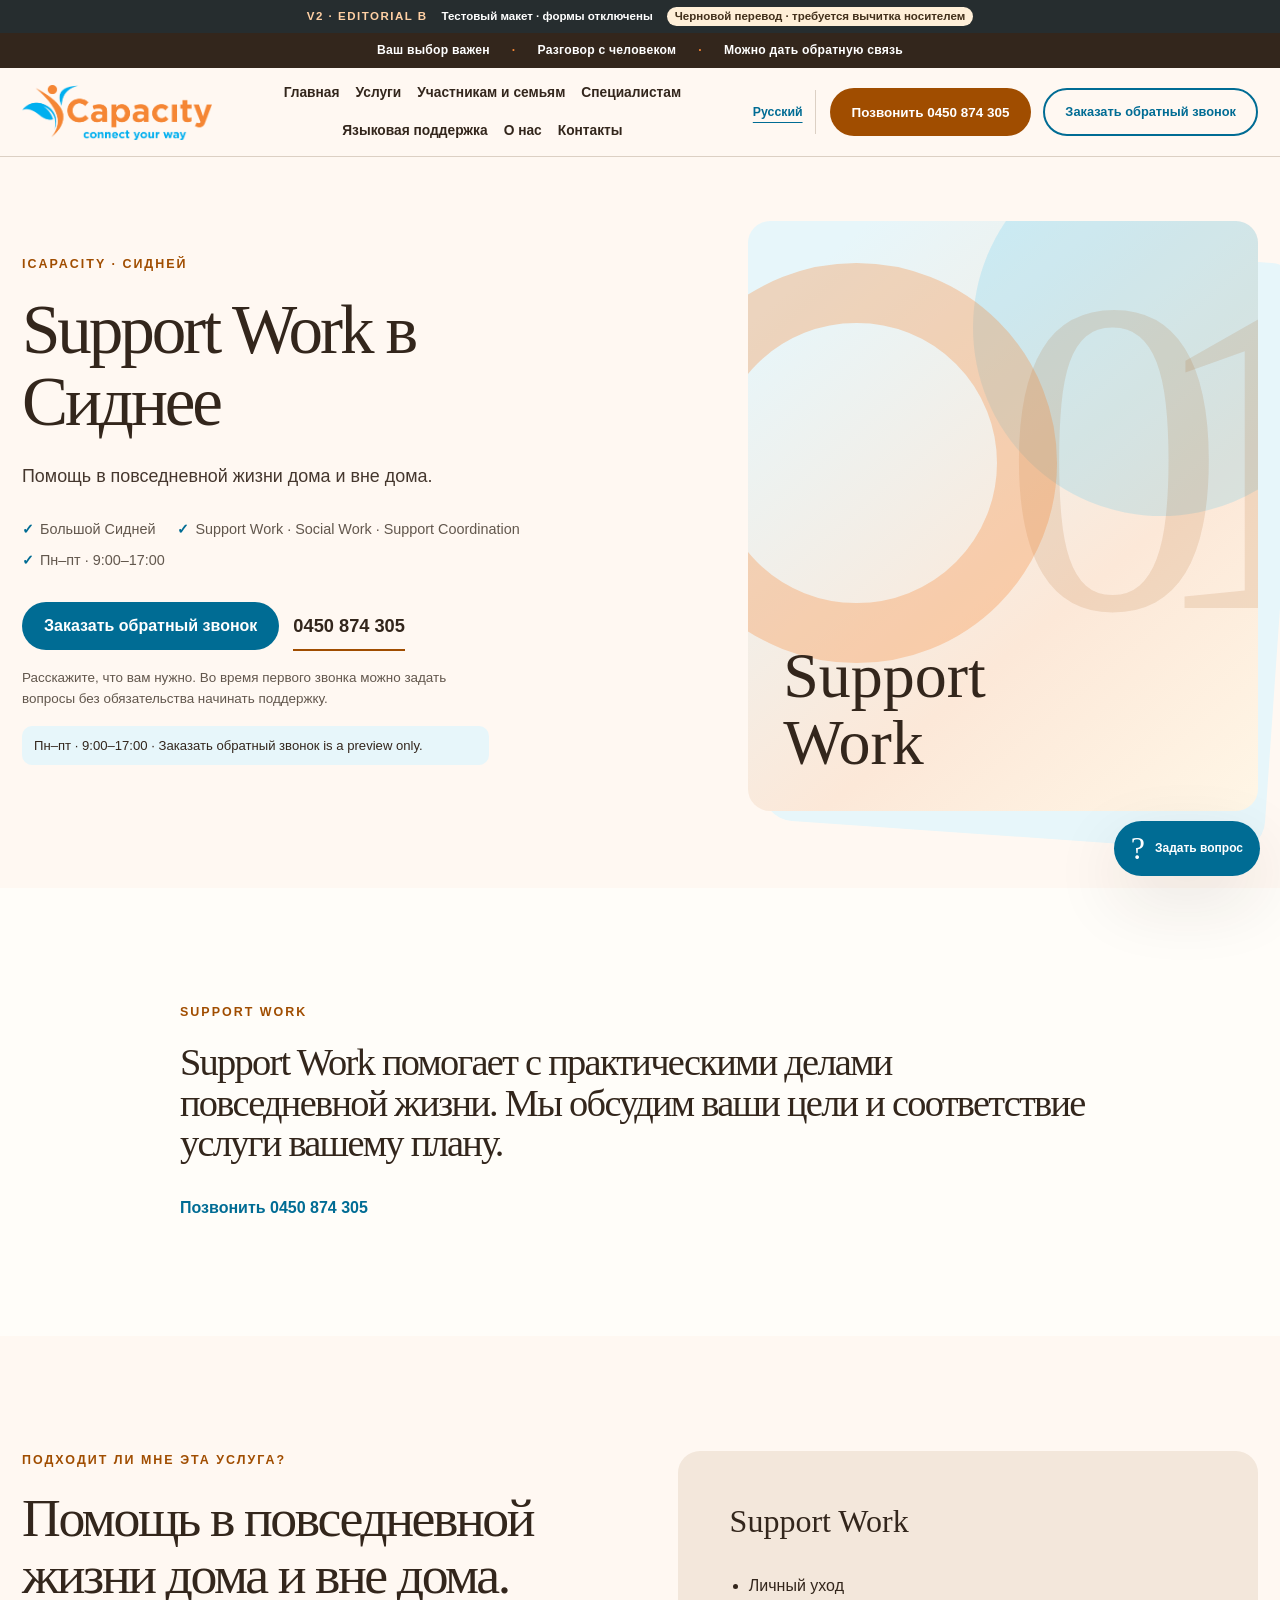
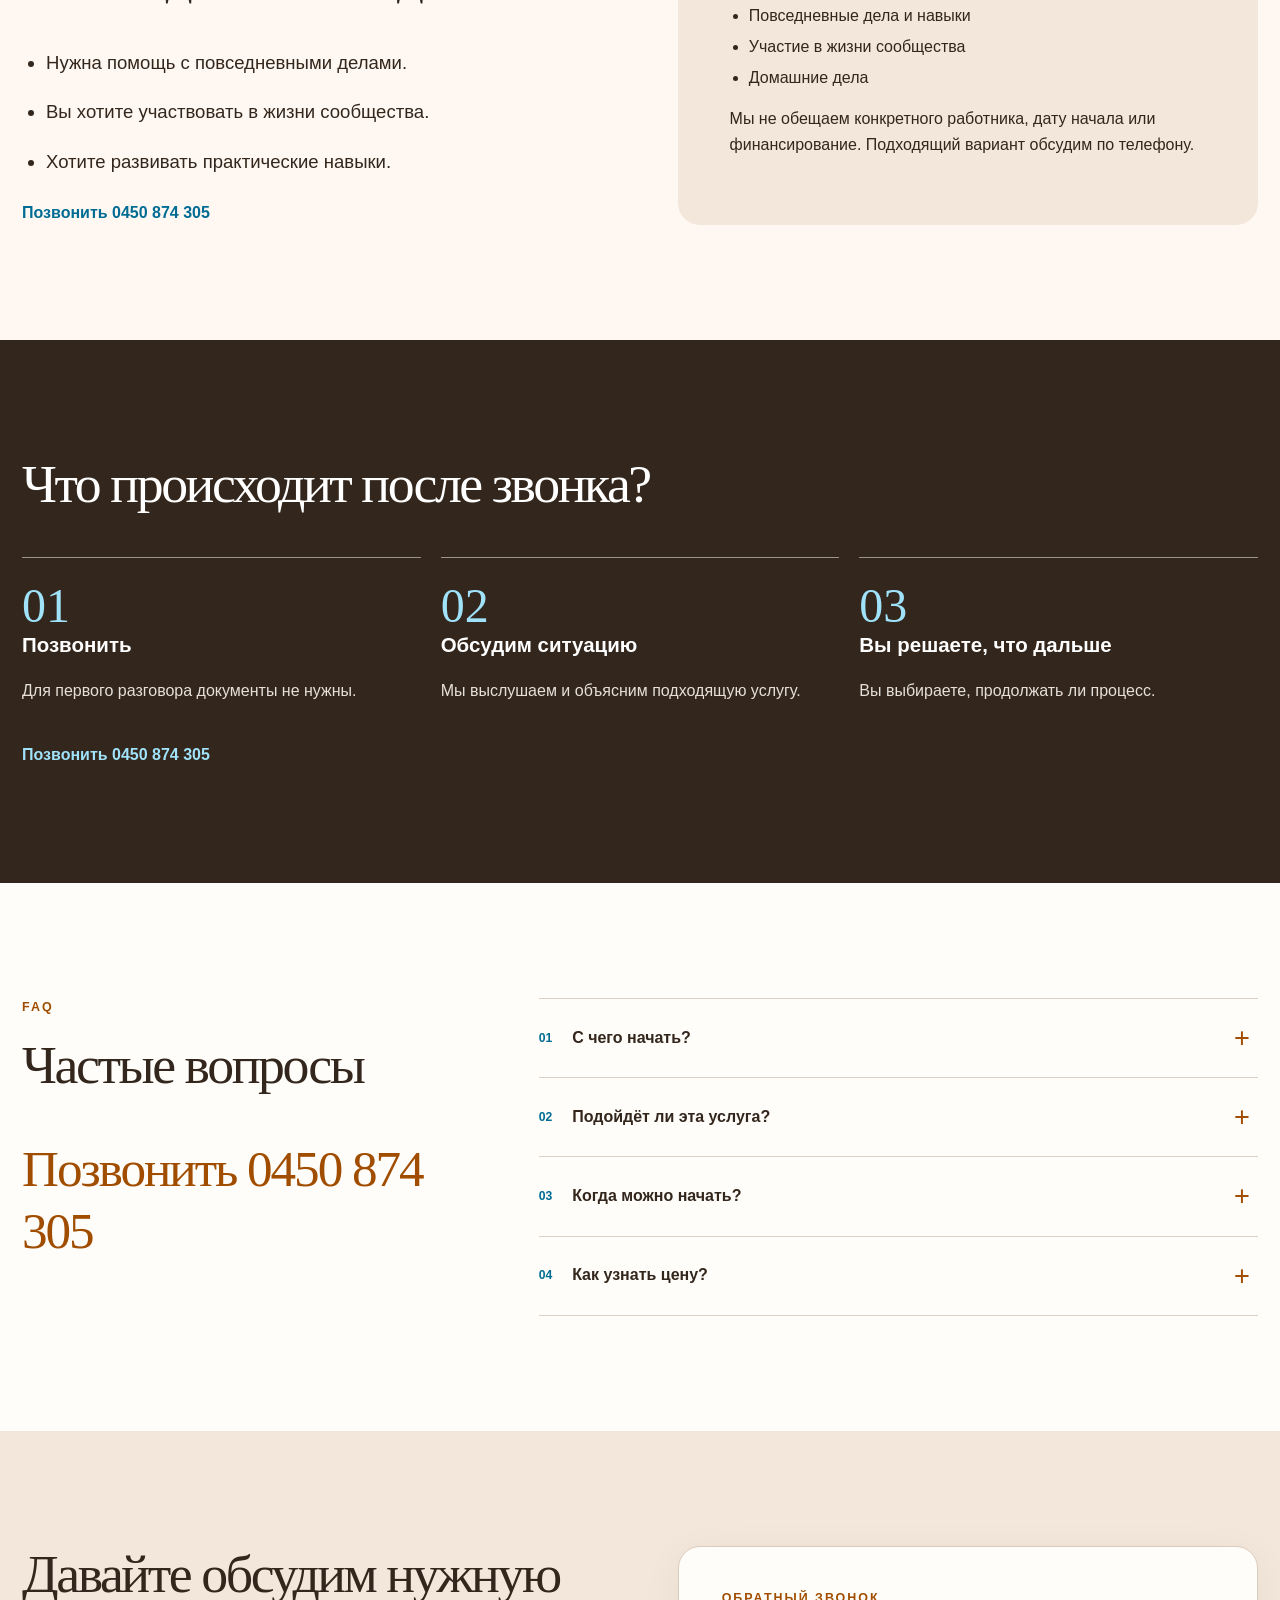
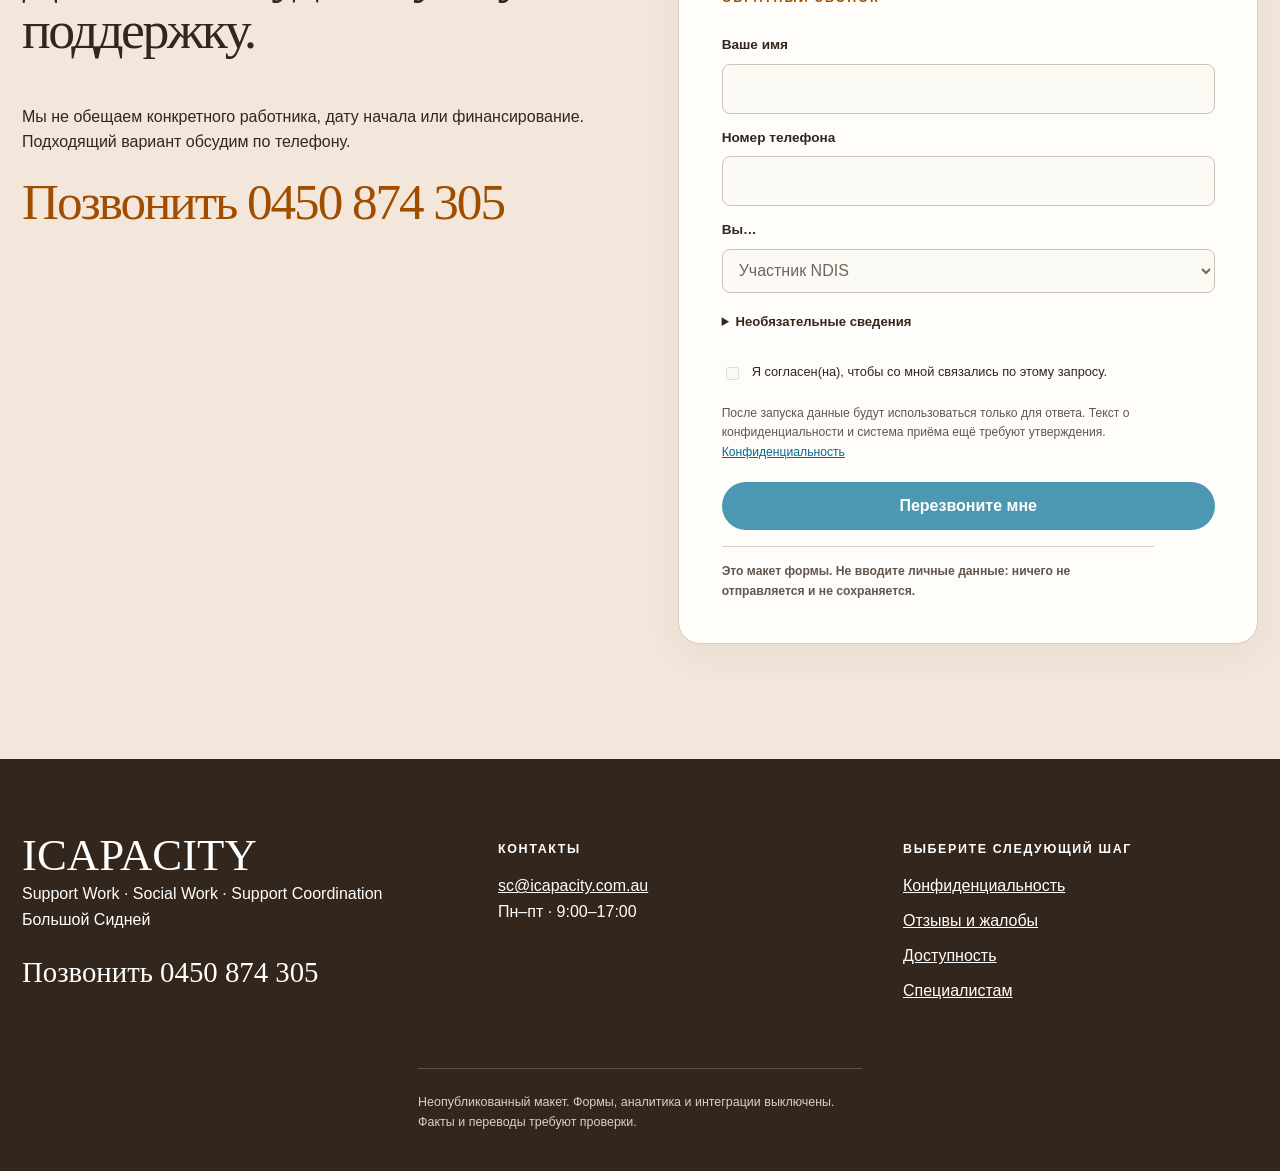
<file: support-work.html>
<!doctype html><html lang="ru"><head><meta charset="utf-8"><meta name="viewport" content="width=device-width,initial-scale=1"><meta name="robots" content="noindex,nofollow"><meta name="description" content="Local ICAPACITY V2 design B preview. Unpublished, forms disabled."><title>Support Work · ICAPACITY</title><link rel="stylesheet" href="styles.css"><script src="site.js" defer></script></head><body class="lang-ru page-support-work"><a class="skip-link" href="#main">Skip to content</a><div class="preview-ribbon"><span>V2 · EDITORIAL B</span><span>Тестовый макет · формы отключены</span><span class="draft-notice">Черновой перевод · требуется вычитка носителем</span></div><div class="promise-strip"><div class="container"><span>Ваш выбор важен</span><i aria-hidden="true">·</i><span>Разговор с человеком</span><i aria-hidden="true">·</i><span>Можно дать обратную связь</span></div></div><header class="site-header"><div class="container header-grid"><a class="brand" href="index.html" aria-label="ICAPACITY — Главная"><img src="assets/logo.png" alt="ICAPACITY logo candidate"></a><nav class="main-nav" aria-label="Primary"><a href="index.html">Главная</a><a href="index.html#services">Услуги</a><a href="families.html">Участникам и семьям</a><a href="referrers.html">Специалистам</a><a href="language-support.html">Языковая поддержка</a><a href="about.html">О нас</a><a href="contact.html">Контакты</a></nav><div class="header-actions"><div class="language-switch" aria-label="Язык сайта"><span lang="ru" aria-current="page">Русский</span></div><a class="button button-call header-phone" href="tel:+61450874305">Позвонить 0450 874 305</a><a class="button button-outline header-callback" href="index.html#callback">Заказать обратный звонок</a></div><details class="mobile-menu"><summary>Меню</summary><nav aria-label="Mobile"><a href="index.html">Главная</a><a href="index.html#services">Услуги</a><a href="families.html">Участникам и семьям</a><a href="referrers.html">Специалистам</a><a href="language-support.html">Языковая поддержка</a><a href="about.html">О нас</a><a href="contact.html">Контакты</a><div class="mobile-languages"><span lang="ru" aria-current="page">Русский</span></div></nav></details></div></header><main id="main"><section class="hero service-hero"><div class="container hero-grid"><div class="hero-copy"><p class="eyebrow">ICAPACITY · Сидней</p><h1>Support Work в Сиднее</h1><p class="hero-lead">Помощь в повседневной жизни дома и вне дома.</p><ul class="hero-points"><li>Большой Сидней</li><li>Support Work · Social Work · Support Coordination</li><li>Пн–пт · 9:00–17:00</li></ul><div class="hero-actions"><a class="button button-call mobile-hero-call" href="tel:+61450874305">Позвонить 0450 874 305</a><a class="button button-primary desktop-hero-callback" href="index.html#callback">Заказать обратный звонок</a><a class="button button-outline mobile-hero-callback" href="index.html#callback">Заказать обратный звонок</a><a class="hero-number" href="tel:+61450874305">0450 874 305</a></div><p class="hero-micro">Расскажите, что вам нужно. Во время первого звонка можно задать вопросы без обязательства начинать поддержку.</p><p class="after-hours" hidden data-after-hours>Пн–пт · 9:00–17:00 · Заказать обратный звонок is a preview only.</p></div><div class="hero-media"><div class="media-backdrop"></div><div class="service-graphic" aria-hidden="true"><span>01</span><strong>Support Work</strong></div></div></div></section><section class="section service-intro"><div class="container narrow"><p class="eyebrow">Support Work</p><h2>Support Work помогает с практическими делами повседневной жизни. Мы обсудим ваши цели и соответствие услуги вашему плану.</h2><p class="section-call"><a class="inline-call" href="tel:+61450874305">Позвонить 0450 874 305</a></p></div></section><section class="section service-fit"><div class="container split"><div><p class="eyebrow">Подходит ли мне эта услуга?</p><h2>Помощь в повседневной жизни дома и вне дома.</h2><ul class="large-list"><li>Нужна помощь с повседневными делами.</li><li>Вы хотите участвовать в жизни сообщества.</li><li>Хотите развивать практические навыки.</li></ul><p class="section-call"><a class="inline-call" href="tel:+61450874305">Позвонить 0450 874 305</a></p></div><div class="soft-panel"><h3>Support Work</h3><ul><li>Личный уход</li><li>Повседневные дела и навыки</li><li>Участие в жизни сообщества</li><li>Домашние дела</li></ul><p>Мы не обещаем конкретного работника, дату начала или финансирование. Подходящий вариант обсудим по телефону.</p></div></div></section><section class="section process-mini"><div class="container"><h2>Что происходит после звонка?</h2><div class="three-steps"><div><strong>01</strong><h3>Позвонить</h3><p>Для первого разговора документы не нужны.</p></div><div><strong>02</strong><h3>Обсудим ситуацию</h3><p>Мы выслушаем и объясним подходящую услугу.</p></div><div><strong>03</strong><h3>Вы решаете, что дальше</h3><p>Вы выбираете, продолжать ли процесс.</p></div></div><p class="section-call"><a class="inline-call" href="tel:+61450874305">Позвонить 0450 874 305</a></p></div></section><section class="section faq-section" id="faq"><div class="container faq-grid"><div><p class="eyebrow">FAQ</p><h2>Частые вопросы</h2><a class="giant-phone" href="tel:+61450874305">Позвонить 0450 874 305</a></div><div><details class="faq-item"><summary><span>01</span>С чего начать?</summary><p>Позвоните нам и кратко расскажите, что вам нужно.</p><p class="section-call"><a class="inline-call" href="tel:+61450874305">Позвонить 0450 874 305</a></p></details><details class="faq-item"><summary><span>02</span>Подойдёт ли эта услуга?</summary><p>Мы обсудим вашу ситуацию и объясним, что нужно проверить.</p><p class="section-call"><a class="inline-call" href="tel:+61450874305">Позвонить 0450 874 305</a></p></details><details class="faq-item"><summary><span>03</span>Когда можно начать?</summary><p>Доступность нужно уточнять по телефону.</p><p class="section-call"><a class="inline-call" href="tel:+61450874305">Позвонить 0450 874 305</a></p></details><details class="faq-item"><summary><span>04</span>Как узнать цену?</summary><p>Мы объясним условия до начала услуги.</p><p class="section-call"><a class="inline-call" href="tel:+61450874305">Позвонить 0450 874 305</a></p></details></div></div></section><section class="section service-end"><div class="container split"><div><h2>Давайте обсудим нужную поддержку.</h2><p>Мы не обещаем конкретного работника, дату начала или финансирование. Подходящий вариант обсудим по телефону.</p><a class="giant-phone" href="tel:+61450874305">Позвонить 0450 874 305</a></div><div class="form-shell" id="callback"><p class="eyebrow">Обратный звонок</p><form action="#" method="post" novalidate><fieldset disabled><legend class="sr-only">Обратный звонок — демонстрационная форма отключена</legend><input type="hidden" name="lang" value="ru"><input type="hidden" name="cta_location" value="callback"><label for="form-callback-name">Ваше имя</label><input id="form-callback-name" type="text" autocomplete="off"><label for="form-callback-phone">Номер телефона</label><input id="form-callback-phone" type="tel" inputmode="tel" autocomplete="off"><label for="form-callback-role">Вы…</label><select id="form-callback-role"><option>Участник NDIS</option><option>Родственник или опекун</option><option>Специалист</option><option>Другое</option></select><details class="optional-fields"><summary>Необязательные сведения</summary><label for="form-callback-topic">Услуга или тема</label><select id="form-callback-topic"><option>Пока не знаю</option><option>Support Work</option><option>Social Work</option><option>Support Coordination</option></select><label for="form-callback-lang">Удобный язык</label><select id="form-callback-lang"><option>Не указано</option><option>English</option><option>Русский</option><option>Srpski</option><option>Македонски</option></select></details><label class="consent"><input type="checkbox">Я согласен(на), чтобы со мной связались по этому запросу.</label><p class="collection-notice">После запуска данные будут использоваться только для ответа. Текст о конфиденциальности и система приёма ещё требуют утверждения. <a href="privacy.html">Конфиденциальность</a></p><button class="button button-primary" type="button" disabled>Перезвоните мне</button></fieldset></form><p class="form-warning" role="note">Это макет формы. Не вводите личные данные: ничего не отправляется и не сохраняется.</p></div></div></section></main><footer class="site-footer"><div class="container footer-grid"><div><a class="footer-brand" href="index.html">ICAPACITY</a><p>Support Work · Social Work · Support Coordination<br>Большой Сидней</p><a class="footer-phone" href="tel:+61450874305">Позвонить 0450 874 305</a></div><div><h2>Контакты</h2><a href="mailto:sc@icapacity.com.au">sc@icapacity.com.au</a><p>Пн–пт · 9:00–17:00</p></div><nav aria-label="Footer"><h2>Выберите следующий шаг</h2><a href="privacy.html">Конфиденциальность</a><a href="feedback.html">Отзывы и жалобы</a><a href="accessibility.html">Доступность</a><a href="referrers.html">Специалистам</a></nav></div><p class="container footer-note">Неопубликованный макет. Формы, аналитика и интеграции выключены. Факты и переводы требуют проверки.</p></footer><div class="mobile-callbar"><a class="button button-call" href="tel:+61450874305">Позвонить<span>0450 874 305</span></a><a class="button button-outline" href="index.html#callback">Перезвоните мне</a></div><a class="question-float" href="contact.html#question" aria-label="Задать вопрос"><span aria-hidden="true">?</span><span class="question-label">Задать вопрос</span></a></body></html>
</file>
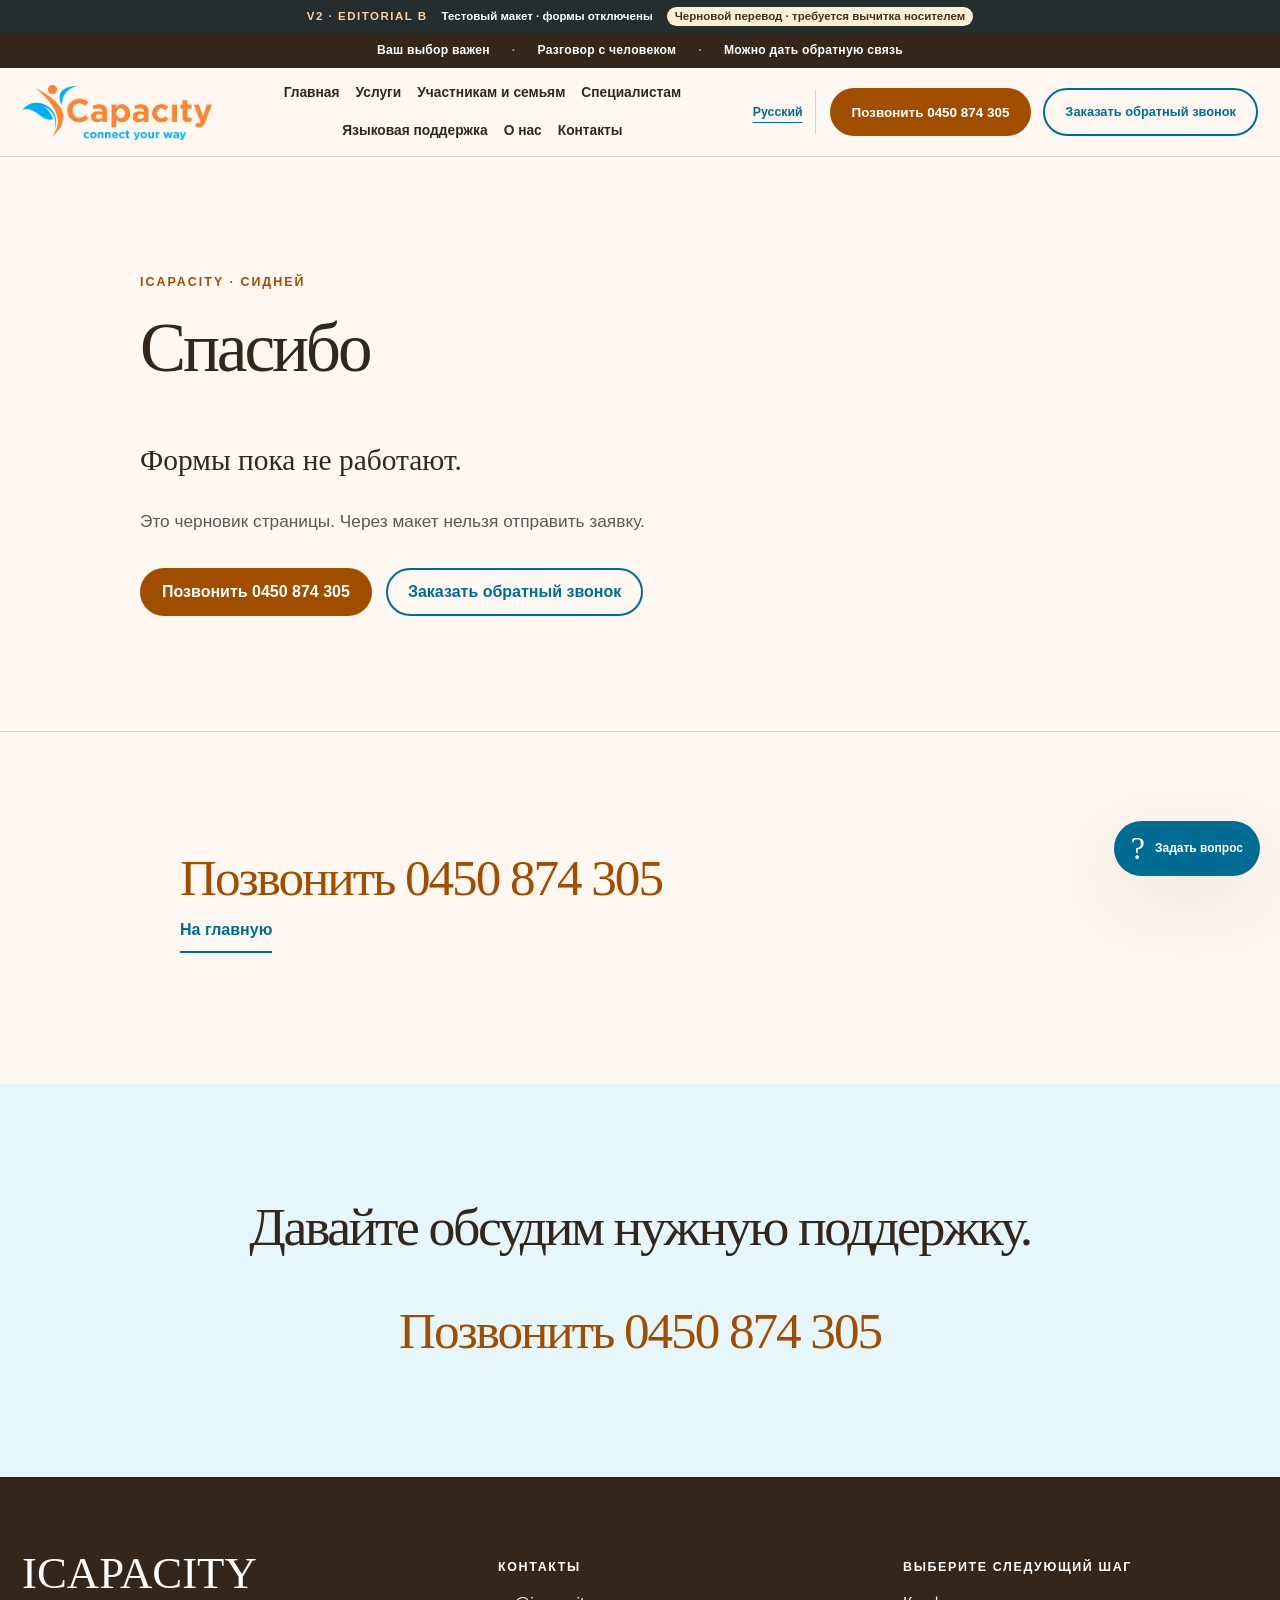
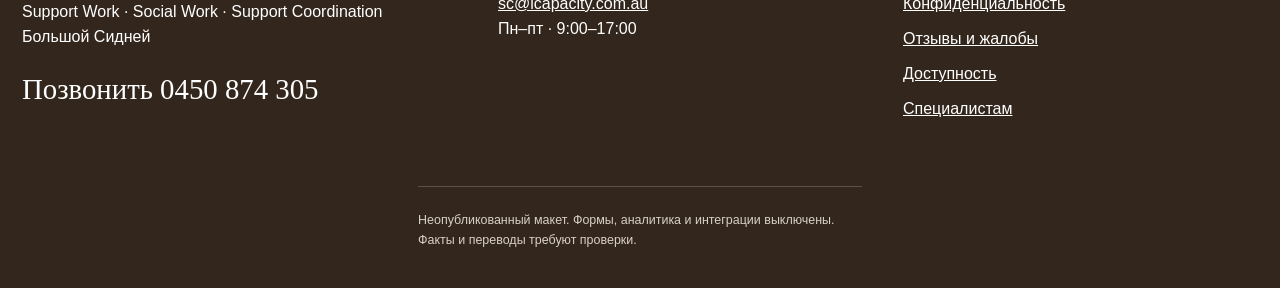
<file: thank-you.html>
<!doctype html><html lang="ru"><head><meta charset="utf-8"><meta name="viewport" content="width=device-width,initial-scale=1"><meta name="robots" content="noindex,nofollow"><meta name="description" content="Local ICAPACITY V2 design B preview. Unpublished, forms disabled."><title>Спасибо · ICAPACITY</title><link rel="stylesheet" href="styles.css"><script src="site.js" defer></script></head><body class="lang-ru page-thank-you"><a class="skip-link" href="#main">Skip to content</a><div class="preview-ribbon"><span>V2 · EDITORIAL B</span><span>Тестовый макет · формы отключены</span><span class="draft-notice">Черновой перевод · требуется вычитка носителем</span></div><div class="promise-strip"><div class="container"><span>Ваш выбор важен</span><i aria-hidden="true">·</i><span>Разговор с человеком</span><i aria-hidden="true">·</i><span>Можно дать обратную связь</span></div></div><header class="site-header"><div class="container header-grid"><a class="brand" href="index.html" aria-label="ICAPACITY — Главная"><img src="assets/logo.png" alt="ICAPACITY logo candidate"></a><nav class="main-nav" aria-label="Primary"><a href="index.html">Главная</a><a href="index.html#services">Услуги</a><a href="families.html">Участникам и семьям</a><a href="referrers.html">Специалистам</a><a href="language-support.html">Языковая поддержка</a><a href="about.html">О нас</a><a href="contact.html">Контакты</a></nav><div class="header-actions"><div class="language-switch" aria-label="Язык сайта"><span lang="ru" aria-current="page">Русский</span></div><a class="button button-call header-phone" href="tel:+61450874305">Позвонить 0450 874 305</a><a class="button button-outline header-callback" href="index.html#callback">Заказать обратный звонок</a></div><details class="mobile-menu"><summary>Меню</summary><nav aria-label="Mobile"><a href="index.html">Главная</a><a href="index.html#services">Услуги</a><a href="families.html">Участникам и семьям</a><a href="referrers.html">Специалистам</a><a href="language-support.html">Языковая поддержка</a><a href="about.html">О нас</a><a href="contact.html">Контакты</a><div class="mobile-languages"><span lang="ru" aria-current="page">Русский</span></div></nav></details></div></header><main id="main"><section class="inner-hero"><div class="container"><p class="eyebrow">ICAPACITY · Сидней</p><h1>Спасибо</h1><p class="inner-lead">Формы пока не работают.</p><p>Это черновик страницы. Через макет нельзя отправить заявку.</p><div class="inner-actions"><a class="button button-call" href="tel:+61450874305">Позвонить 0450 874 305</a><a class="button button-outline" href="index.html#callback">Заказать обратный звонок</a></div></div></section><section class="section"><div class="container narrow"><a class="giant-phone" href="tel:+61450874305">Позвонить 0450 874 305</a><p><a class="text-link" href="index.html">На главную</a></p></div></section><section class="section small-end"><div class="container"><h2>Давайте обсудим нужную поддержку.</h2><a class="giant-phone" href="tel:+61450874305">Позвонить 0450 874 305</a></div></section></main><footer class="site-footer"><div class="container footer-grid"><div><a class="footer-brand" href="index.html">ICAPACITY</a><p>Support Work · Social Work · Support Coordination<br>Большой Сидней</p><a class="footer-phone" href="tel:+61450874305">Позвонить 0450 874 305</a></div><div><h2>Контакты</h2><a href="mailto:sc@icapacity.com.au">sc@icapacity.com.au</a><p>Пн–пт · 9:00–17:00</p></div><nav aria-label="Footer"><h2>Выберите следующий шаг</h2><a href="privacy.html">Конфиденциальность</a><a href="feedback.html">Отзывы и жалобы</a><a href="accessibility.html">Доступность</a><a href="referrers.html">Специалистам</a></nav></div><p class="container footer-note">Неопубликованный макет. Формы, аналитика и интеграции выключены. Факты и переводы требуют проверки.</p></footer><div class="mobile-callbar"><a class="button button-call" href="tel:+61450874305">Позвонить<span>0450 874 305</span></a><a class="button button-outline" href="index.html#callback">Перезвоните мне</a></div><a class="question-float" href="contact.html#question" aria-label="Задать вопрос"><span aria-hidden="true">?</span><span class="question-label">Задать вопрос</span></a></body></html>
</file>
<file: styles.css>
/* ICAPACITY V2 · Editorial B · local review, not a production theme */
:root{--bg:#fff8f2;--paper:#fffdf9;--ink:#33261c;--muted:#62574d;--line:#dcd0c4;--orange:#f58634;--orange-ink:#a04d00;--blue:#00afef;--blue-ink:#006c94;--pale-blue:#e7f6fa;--peach:#f9e4d1;--radius:22px;--shadow:0 24px 70px rgba(51,38,28,.11)}
*{box-sizing:border-box}html{scroll-behavior:smooth;scroll-padding-top:96px}body{margin:0;background:var(--bg);color:var(--ink);font-family:Arial,Helvetica,sans-serif;font-size:16px;line-height:1.6}img{display:block;max-width:100%}a{color:var(--blue-ink)}a:hover{text-decoration-thickness:2px}button,input,select,textarea{font:inherit}button{cursor:pointer}h1,h2,h3,p{margin-top:0}h1,h2{font-family:Georgia,'Times New Roman',serif;font-weight:500;letter-spacing:-.045em;line-height:1.05}h1{font-size:clamp(2.7rem,5.4vw,5.9rem)}h2{font-size:clamp(2.25rem,4.2vw,4.65rem)}h3{font-size:clamp(1.15rem,1.6vw,1.5rem);line-height:1.2}p{max-width:64ch}ul{padding-left:1.2em}li+li{margin-top:.32em}details summary{cursor:pointer}a:focus-visible,button:focus-visible,summary:focus-visible,input:focus-visible,select:focus-visible,textarea:focus-visible{outline:3px solid var(--blue-ink);outline-offset:3px}.sr-only{position:absolute;width:1px;height:1px;padding:0;margin:-1px;overflow:hidden;clip:rect(0,0,0,0);white-space:nowrap;border:0}.container{width:min(100% - 44px,1320px);margin-inline:auto}.section{padding:clamp(72px,9vw,142px) 0}.narrow{max-width:920px}.skip-link{position:absolute;left:14px;top:-100px;z-index:200;background:#fff;padding:12px 20px}.skip-link:focus{top:14px}.eyebrow{text-transform:uppercase;letter-spacing:.16em;font-size:.78rem;font-weight:800;color:var(--orange-ink);margin-bottom:19px}.button{min-height:48px;display:inline-flex;align-items:center;justify-content:center;gap:.35em;padding:11px 20px;border-radius:100px;text-align:center;border:2px solid transparent;text-decoration:none;font-weight:800;line-height:1.15;white-space:normal}.button-primary{background:var(--blue-ink);color:#fff}.button-primary:hover{background:#005b7d}.button-outline{background:transparent;color:var(--blue-ink);border-color:var(--blue-ink)}.button-outline:hover{background:var(--pale-blue)}.button-call{background:var(--orange-ink);color:#fff}.button-call:hover{background:#823f00}.button-light{background:#fff;color:var(--ink)}.text-link{display:inline-flex;align-items:center;min-height:44px;font-weight:800;text-decoration:none;border-bottom:2px solid currentColor}.inline-call{font-weight:800;text-decoration:none}.section-call{margin:23px 0 0}.small-note{font-size:.88rem;color:var(--muted)}
.preview-ribbon{display:flex;justify-content:center;align-items:center;gap:14px;flex-wrap:wrap;background:#262d2f;color:#fff;padding:7px 18px;font-size:.72rem;font-weight:700;line-height:1.3;text-align:center}.preview-ribbon span:first-child{color:#ffd0a4;letter-spacing:.13em}.draft-notice{background:#ffefd8;color:#42301b;padding:2px 8px;border-radius:20px}.promise-strip{background:var(--ink);color:#fff;font-size:.76rem;font-weight:700;letter-spacing:.02em}.promise-strip .container{display:flex;justify-content:center;gap:22px;padding-block:8px}.promise-strip i{font-style:normal;color:var(--orange)}
.site-header{background:rgba(255,248,242,.97);border-bottom:1px solid var(--line);position:sticky;top:0;z-index:100;backdrop-filter:blur(14px)}.header-grid{min-height:88px;display:grid;grid-template-columns:190px 1fr auto;align-items:center;gap:24px}.brand{display:flex;align-items:center;width:190px;min-height:48px}.brand img{width:100%;height:auto}.main-nav{display:flex;align-items:center;justify-content:center;gap:clamp(8px,1.25vw,22px);flex-wrap:wrap}.main-nav a,.mobile-menu a{color:var(--ink);text-decoration:none;font-size:.86rem;font-weight:700;white-space:nowrap}.main-nav a[aria-current]{color:var(--orange-ink);text-decoration:underline;text-underline-offset:8px}.header-actions{display:flex;align-items:center;gap:12px}.header-phone{font-size:.84rem}.header-callback{font-size:.8rem}.language-switch{display:flex;gap:4px;align-items:center;border-right:1px solid var(--line);padding-right:12px;margin-right:2px}.language-switch a,.mobile-languages a{display:inline-flex;align-items:center;justify-content:center;min-width:44px;min-height:44px;padding:0 6px;text-decoration:none;color:var(--ink);font-size:.77rem;font-weight:700}.language-switch a[aria-current],.mobile-languages a[aria-current]{color:var(--blue-ink);text-decoration:underline;text-underline-offset:6px}.mobile-menu{display:none}
.hero{padding:clamp(42px,5vw,80px) 0 clamp(58px,6vw,98px);overflow:hidden}.hero-grid{display:grid;grid-template-columns:minmax(0,1.13fr) minmax(360px,.87fr);gap:clamp(32px,5vw,90px);align-items:center}.hero-copy{position:relative;z-index:2}.hero h1{max-width:12.5ch;margin:0 0 24px}.hero-lead{font-size:clamp(1.1rem,1.4vw,1.32rem);font-weight:500;max-width:52ch;line-height:1.55;color:#45372e}.hero-points{list-style:none;padding:0;margin:27px 0 30px;display:flex;gap:8px 22px;flex-wrap:wrap;font-size:.9rem;color:var(--muted)}.hero-points li{margin:0;position:relative;padding-left:18px}.hero-points li:before{content:'✓';position:absolute;left:0;color:var(--blue-ink);font-weight:900}.hero-actions{display:flex;align-items:center;gap:14px;flex-wrap:wrap}.hero-number{font-size:1.14rem;font-weight:900;color:var(--ink);text-decoration:none;border-bottom:2px solid var(--orange-ink);padding:9px 0}.hero-micro{font-size:.84rem;color:var(--muted);margin:16px 0 0}.referral-link{margin-top:24px;font-size:.85rem}.referral-link a{font-weight:700}.after-hours{font-size:.82rem;padding:9px 12px;background:var(--pale-blue);border-radius:10px;margin-top:16px}.hero-media{height:min(52vw,590px);min-height:480px;position:relative}.media-backdrop{position:absolute;background:var(--pale-blue);border-radius:32px;inset:26px -26px -26px 32px;transform:rotate(4deg)}.hero-image{position:relative;overflow:hidden;border-radius:var(--radius);height:100%;box-shadow:var(--shadow);background:#e0d6cb}.hero-image img{width:100%;height:100%;object-fit:cover;object-position:50% 35%;filter:saturate(.82)}.image-disclaimer{position:absolute;left:16px;bottom:16px;background:rgba(51,38,28,.83);color:#fff;font-size:.7rem;padding:7px 10px;border-radius:6px}.service-graphic{height:100%;background:linear-gradient(140deg,#e7f6fa 10%,#fce8d8 64%,#fff6e6);border-radius:var(--radius);position:relative;overflow:hidden;display:flex;align-items:flex-end;padding:35px}.service-graphic:before{content:'';position:absolute;width:74%;aspect-ratio:1;border-radius:50%;background:rgba(0,175,239,.14);right:-18%;top:-14%}.service-graphic:after{content:'';position:absolute;width:55%;aspect-ratio:1;border-radius:50%;border:60px solid rgba(245,134,52,.3);left:-18%;top:7%}.service-graphic span{position:absolute;font-family:Georgia,serif;font-size:clamp(13rem,35vw,34rem);line-height:1;top:2%;right:-6%;color:rgba(160,77,0,.13);letter-spacing:-.18em}.service-graphic strong{position:relative;z-index:1;font:500 clamp(2.3rem,5vw,4rem)/1.05 Georgia,serif;max-width:8ch}.desktop-hero-callback{display:inline-flex}.mobile-hero-call,.mobile-hero-callback{display:none}.fact-strip{background:#fffdf9;border-block:1px solid var(--line)}.fact-strip .container{display:flex;justify-content:space-between;align-items:center;gap:20px;padding:22px 0;font-size:.84rem;font-weight:800;color:var(--muted)}
.section-heading{max-width:850px;margin-bottom:48px}.section-heading p:last-child{font-size:1.08rem;color:var(--muted)}.section-heading h2{margin-bottom:21px}.row-heading{max-width:none;display:flex;gap:50px;justify-content:space-between;align-items:flex-end}.row-heading>p{width:300px}.situation-section{background:#fffdf9}.situation-grid{display:grid;grid-template-columns:repeat(3,1fr);gap:1px;background:var(--line);border:1px solid var(--line)}.situation{background:#fffdf9;padding:32px;min-height:280px;display:flex;flex-direction:column}.situation:hover{background:#f9f0e7}.situation .index{color:var(--orange-ink);font-weight:800;font-size:.82rem}.situation h3{font-family:Georgia,serif;font-size:1.7rem;font-weight:500;letter-spacing:-.025em;margin:30px 0 10px}.situation p{color:var(--muted);font-size:.9rem}.situation .text-link{font-size:.85rem;margin-top:auto;align-self:flex-start}.situation .section-call{font-size:.79rem;margin-top:9px}.services-section{background:var(--bg)}.service-rows{border-top:1px solid var(--line)}.service-row{display:grid;grid-template-columns:70px 1.3fr .65fr;gap:22px;padding:42px 0;border-bottom:1px solid var(--line);align-items:start}.service-number{color:var(--orange-ink);font-weight:800;letter-spacing:.05em}.service-row h3{font-family:Georgia,serif;font-size:clamp(2rem,3.4vw,3.6rem);font-weight:500;letter-spacing:-.04em;margin:0 0 12px}.service-row p{font-size:1.02rem;color:var(--muted)}.service-examples{padding:0;margin:19px 0 0;display:flex;flex-wrap:wrap;gap:8px;list-style:none}.service-examples li{margin:0;border:1px solid #d7cabb;border-radius:100px;padding:5px 11px;font-size:.77rem;color:var(--muted)}.service-actions{display:flex;flex-direction:column;align-items:flex-start;gap:15px;justify-self:end}.small-call{font-weight:800;text-decoration:none}.process-section{background:var(--ink);color:#fff}.process-section .eyebrow{color:#f8b781}.process-section h2{max-width:13ch}.process-grid{display:grid;grid-template-columns:repeat(4,1fr);gap:1px;background:rgba(255,255,255,.28);margin-top:52px}.process-grid article{background:var(--ink);padding:28px 30px 20px;min-height:210px}.process-grid span{color:#8bdbf4;font:500 3.4rem Georgia,serif}.process-grid h3{font-size:1.15rem;margin:25px 0 10px}.process-grid p{font-size:.88rem;color:#e7e0da}.first-call{margin-top:30px;border:1px solid rgba(255,255,255,.42);padding:17px 22px;max-width:780px}.first-call summary{font-weight:800}.first-call p{margin-top:18px}.process-section a{color:#a8eaff}.callback-section{background:#f3e7db}.callback-grid{display:grid;grid-template-columns:minmax(0,1fr) minmax(350px,.83fr);gap:clamp(35px,6vw,96px);align-items:start}.callback-grid h2{max-width:13ch}.callback-grid>div>p:not(.eyebrow){font-size:1.05rem;color:var(--muted)}.reassure{font-size:.9rem!important}.call-panel{border-top:1px solid #cbb7a3;border-bottom:1px solid #cbb7a3;padding:24px 0;display:flex;flex-direction:column;align-items:flex-start;gap:4px;margin-top:48px}.call-panel span,.call-panel small{color:var(--muted);font-weight:700}.giant-phone{font-family:Georgia,serif;font-size:clamp(2.05rem,4vw,4rem);line-height:1.2;letter-spacing:-.04em;color:var(--orange-ink);text-decoration:none;overflow-wrap:anywhere}.form-shell{background:var(--paper);border:1px solid #dcccbc;border-radius:var(--radius);padding:clamp(22px,3.3vw,44px);box-shadow:0 10px 40px rgba(51,38,28,.06)}.form-shell .eyebrow{margin-bottom:20px}.form-shell fieldset{padding:0;border:0;margin:0;display:flex;flex-direction:column;gap:8px}.form-shell label:not(.consent){font-size:.85rem;font-weight:700;margin-top:5px}.form-shell input:not([type=checkbox]),.form-shell select,.form-shell textarea{width:100%;padding:11px 12px;border:1px solid #b6a89a;border-radius:8px;background:#fbf8f4;color:var(--ink);min-height:44px}.form-shell fieldset:disabled input,.form-shell fieldset:disabled select,.form-shell fieldset:disabled textarea{opacity:.7}.form-shell button:disabled{opacity:.7;cursor:not-allowed}.form-shell .consent{display:flex;align-items:flex-start;gap:10px;font-size:.8rem;line-height:1.4;margin:13px 0}.form-shell .consent input{margin-top:4px}.optional-fields{padding:10px 0}.optional-fields summary{font-size:.82rem;font-weight:700}.optional-fields label{display:block}.collection-notice,.form-warning,.field-hint{font-size:.76rem;color:var(--muted)}.form-warning{border-top:1px solid var(--line);padding-top:15px;margin:16px 0 0;font-weight:700}.field-or{font-size:.75rem;text-align:center}.trust-section{background:var(--paper)}.trust-grid{display:grid;grid-template-columns:repeat(3,1fr);gap:20px;margin-top:43px}.trust-grid article{background:var(--bg);padding:34px;border-radius:16px;border-top:4px solid var(--orange-ink)}.trust-grid span{color:var(--blue-ink);font-size:.8rem;font-weight:800}.trust-grid h3{font-family:Georgia,serif;font-size:1.85rem;font-weight:500;margin:34px 0 16px}.trust-grid p{color:var(--muted)}.language-section{background:var(--pale-blue)}.language-grid{display:grid;grid-template-columns:minmax(0,1.3fr) minmax(250px,.7fr);gap:70px;align-items:center}.language-grid h2{max-width:11ch}.language-panel{border:2px solid var(--blue-ink);border-radius:var(--radius);padding:27px 33px;display:flex;flex-direction:column;background:rgba(255,255,255,.6)}.language-panel span{font-family:Georgia,serif;font-size:2rem;padding:12px 0;border-bottom:1px solid #b9d7df}.language-panel .text-link{align-self:flex-start;margin-top:20px}.two-paths{background:var(--bg)}.path-grid{display:grid;grid-template-columns:1fr 1fr;gap:1px;background:var(--line);border:1px solid var(--line)}.path-grid article{background:var(--bg);padding:clamp(30px,4vw,58px)}.path-grid article:nth-child(2){background:#f3e7db}.path-grid h2{font-size:clamp(2rem,3.3vw,3.7rem)}.path-grid .section-call{margin-top:18px}.faq-section{background:var(--paper)}.faq-grid{display:grid;grid-template-columns:.75fr 1.25fr;gap:85px}.faq-grid>div:first-child{position:sticky;top:140px;align-self:start}.faq-item{border-top:1px solid var(--line)}.faq-item:last-of-type{border-bottom:1px solid var(--line)}.faq-item summary{list-style:none;display:flex;align-items:center;gap:20px;padding:20px 8px 20px 0;font-weight:700;line-height:1.4}.faq-item summary::-webkit-details-marker{display:none}.faq-item summary:after{content:'+';font-weight:300;font-size:1.7rem;margin-left:auto;color:var(--orange-ink)}.faq-item[open] summary:after{content:'−'}.faq-item summary span{color:var(--blue-ink);font-size:.76rem}.faq-item>p{padding-left:34px;color:var(--muted)}.faq-item .section-call{font-size:.83rem}.question-inline{margin-top:26px}.final-section{background:var(--blue-ink);color:#fff;text-align:center}.final-section .container{display:flex;flex-direction:column;align-items:center}.final-section .eyebrow{color:#a8eaff}.final-section h2{max-width:14ch}.final-section p{max-width:65ch}.final-phone{font-family:Georgia,serif;font-size:clamp(2.4rem,5vw,5.2rem);color:#fff;line-height:1.15;text-decoration:none;letter-spacing:-.05em}.final-actions{display:flex;gap:15px;flex-wrap:wrap;justify-content:center;margin:25px 0}.final-actions .button-outline{border-color:#fff;color:#fff}.final-actions .button-outline:hover{background:rgba(255,255,255,.12)}
.inner-hero{padding:clamp(75px,9vw,140px) 0;background:var(--bg);border-bottom:1px solid var(--line)}.inner-hero .container{max-width:1000px}.inner-hero h1{max-width:15ch}.inner-hero p{font-size:1.08rem;color:var(--muted)}.inner-hero .eyebrow{font-size:.78rem;color:var(--orange-ink)}.inner-hero .inner-lead{font-family:Georgia,serif;font-size:clamp(1.5rem,2.3vw,2.4rem);line-height:1.27;color:var(--ink)}.inner-actions{display:flex;gap:14px;flex-wrap:wrap;margin-top:32px}.service-intro{background:var(--paper)}.service-intro h2{font-size:clamp(2.1rem,3vw,3.4rem)}.split{display:grid;grid-template-columns:1fr 1fr;gap:clamp(36px,6vw,90px)}.service-fit{background:var(--bg)}.large-list{font-size:1.16rem;padding-left:24px}.large-list li{margin-bottom:20px}.soft-panel{background:#f3e7db;padding:clamp(28px,4vw,55px);border-radius:var(--radius)}.soft-panel h3{font-family:Georgia,serif;font-size:2rem;font-weight:500}.soft-panel a{display:block;margin-top:10px}.process-mini{background:var(--ink);color:#fff}.three-steps{display:grid;grid-template-columns:repeat(3,1fr);gap:20px}.three-steps div{border-top:1px solid rgba(255,255,255,.5);padding-top:20px}.three-steps strong{color:#9fe2fa;font:500 3rem Georgia,serif}.three-steps p{color:#e7e0da}.process-mini a{color:#9fe2fa}.service-end{background:#f3e7db}.contact-grid{display:grid;grid-template-columns:repeat(2,1fr);gap:35px}.contact-grid>div:first-child{grid-column:1/-1}.small-end{background:var(--pale-blue);text-align:center}.small-end .container{display:flex;align-items:center;flex-direction:column}.site-footer{background:var(--ink);color:#fff;padding:70px 0 25px}.footer-grid{display:grid;grid-template-columns:1.2fr 1fr 1fr;gap:50px}.site-footer a{color:#fff}.footer-brand{font:500 2.8rem Georgia,serif;text-decoration:none}.site-footer h2{font:700 .78rem Arial,sans-serif;text-transform:uppercase;letter-spacing:.13em;margin:13px 0 17px}.site-footer nav a{display:block;min-height:35px}.footer-phone{font-family:Georgia,serif;font-size:1.8rem;text-decoration:none}.footer-note{border-top:1px solid rgba(255,255,255,.2);padding-top:24px;margin-top:55px;color:#d9d1c8;font-size:.78rem}.mobile-callbar{display:none}.question-float{position:fixed;right:20px;bottom:24px;z-index:80;min-width:55px;min-height:55px;padding:0 17px;border-radius:100px;background:var(--blue-ink);color:#fff;text-decoration:none;display:flex;align-items:center;justify-content:center;gap:10px;box-shadow:var(--shadow);font-weight:800}.question-float>span:first-child{font:500 2rem Georgia,serif}.question-label{font-size:.75rem}
.language-switch span,.mobile-languages span{display:inline-flex;align-items:center;justify-content:center;min-width:44px;min-height:44px;color:var(--blue-ink);font-size:.77rem;font-weight:800;text-decoration:underline;text-underline-offset:6px}
@media(max-width:1180px){.header-grid{grid-template-columns:150px 1fr auto;gap:12px}.brand{width:150px}.main-nav{gap:8px}.main-nav a{font-size:.76rem}.header-callback{display:none}.hero-grid{grid-template-columns:1.1fr .9fr;gap:38px}.hero-media{min-height:450px}.language-switch a{font-size:.7rem}}
@media(max-width:980px){.main-nav,.header-actions{display:none}.header-grid{grid-template-columns:1fr auto;min-height:74px}.mobile-menu{display:block;position:relative}.mobile-menu summary{list-style:none;min-width:75px;min-height:44px;display:flex;align-items:center;justify-content:center;font-weight:800;border:1px solid var(--line);border-radius:100px}.mobile-menu summary::-webkit-details-marker{display:none}.mobile-menu nav{position:absolute;right:0;top:55px;width:min(320px,90vw);padding:14px 20px;background:var(--paper);border:1px solid var(--line);border-radius:16px;box-shadow:var(--shadow);display:flex;flex-direction:column;z-index:120}.mobile-menu nav>a{min-height:44px;display:flex;align-items:center;border-bottom:1px solid var(--line)}.mobile-languages{display:flex;justify-content:space-between;padding-top:10px}.hero-grid{grid-template-columns:1fr .9fr}.hero h1{font-size:clamp(2.5rem,5vw,4rem)}.hero-media{min-height:400px}.situation-grid{grid-template-columns:repeat(2,1fr)}.trust-grid{gap:10px}.trust-grid article{padding:23px}.faq-grid{gap:40px}}
@media(max-width:700px){.container{width:min(100% - 32px,560px)}.promise-strip{display:none}.preview-ribbon{font-size:.65rem;padding:6px 10px}.header-grid{min-height:66px}.brand{width:140px}.section{padding:70px 0}.eyebrow{font-size:.7rem;margin-bottom:12px}h1{font-size:clamp(2.25rem,10.5vw,3.25rem)}h2{font-size:clamp(2.15rem,9vw,3rem)}.hero{padding:24px 0 60px}.hero-grid{display:flex;flex-direction:column;gap:30px}.hero-copy{width:100%}.hero h1{font-size:clamp(2.3rem,10.6vw,3.4rem);max-width:16ch;margin-bottom:15px}.hero-lead{font-size:.95rem;line-height:1.48}.hero-points{font-size:.75rem;gap:3px 12px;margin:16px 0}.hero-points li{padding-left:15px}.hero-actions{gap:9px}.hero-actions .button{font-size:.86rem;padding:10px 14px;min-height:48px}.mobile-hero-call,.mobile-hero-callback{display:inline-flex}.desktop-hero-callback,.hero-number{display:none}.hero-micro{font-size:.75rem;margin-top:9px}.referral-link{font-size:.75rem;margin-top:11px}.hero-media{width:100%;height:400px;min-height:0}.media-backdrop{inset:16px -10px -12px 14px}.fact-strip .container{flex-direction:column;align-items:flex-start;gap:6px;padding:15px 0;font-size:.72rem}.row-heading{display:block}.row-heading>p{width:auto}.situation-grid{grid-template-columns:1fr}.situation{min-height:0;padding:24px}.situation h3{font-size:1.55rem;margin-top:17px}.service-row{grid-template-columns:40px 1fr;gap:10px;padding:30px 0}.service-row h3{font-size:2.3rem}.service-actions{grid-column:2;justify-self:start;gap:7px}.service-examples{margin-top:13px}.process-grid,.trust-grid,.path-grid,.three-steps,.split,.language-grid,.callback-grid,.faq-grid,.footer-grid,.contact-grid{grid-template-columns:1fr}.process-grid article{min-height:0;padding:22px}.process-grid span{font-size:2.8rem}.process-grid h3{margin-top:10px}.callback-grid{gap:32px}.call-panel{margin-top:24px}.trust-grid{gap:14px}.language-grid{gap:35px}.language-panel span{font-size:1.6rem}.path-grid article{padding:30px}.faq-grid{gap:25px}.faq-grid>div:first-child{position:static}.faq-grid .giant-phone{font-size:2.2rem}.faq-item summary{font-size:.9rem}.final-actions{flex-direction:column;width:100%}.final-actions .button{width:100%}.inner-hero{padding:70px 0}.inner-hero p{font-size:.95rem}.contact-grid>div:first-child{grid-column:auto}.site-footer{padding:58px 0 100px}.footer-grid{gap:25px}.mobile-callbar{position:fixed;bottom:0;left:0;right:0;z-index:110;display:grid;grid-template-columns:1.3fr 1fr;gap:9px;background:var(--paper);padding:8px 12px calc(8px + env(safe-area-inset-bottom));box-shadow:0 -4px 25px rgba(51,38,28,.13)}.mobile-callbar .button{min-height:56px;font-size:.85rem;display:flex;flex-direction:column;gap:0}.mobile-callbar .button span{font-size:.72rem}.question-float{display:none}}
@media(max-width:390px){.hero h1{font-size:2.25rem}.hero-lead{font-size:.9rem}.hero-points li:last-child{display:none}.hero-actions .button{font-size:.8rem;padding-inline:11px}.referral-link{display:none}}
@media(prefers-reduced-motion:reduce){html{scroll-behavior:auto}*,*:before,*:after{animation-duration:.001ms!important;transition-duration:.001ms!important}}
</file>
